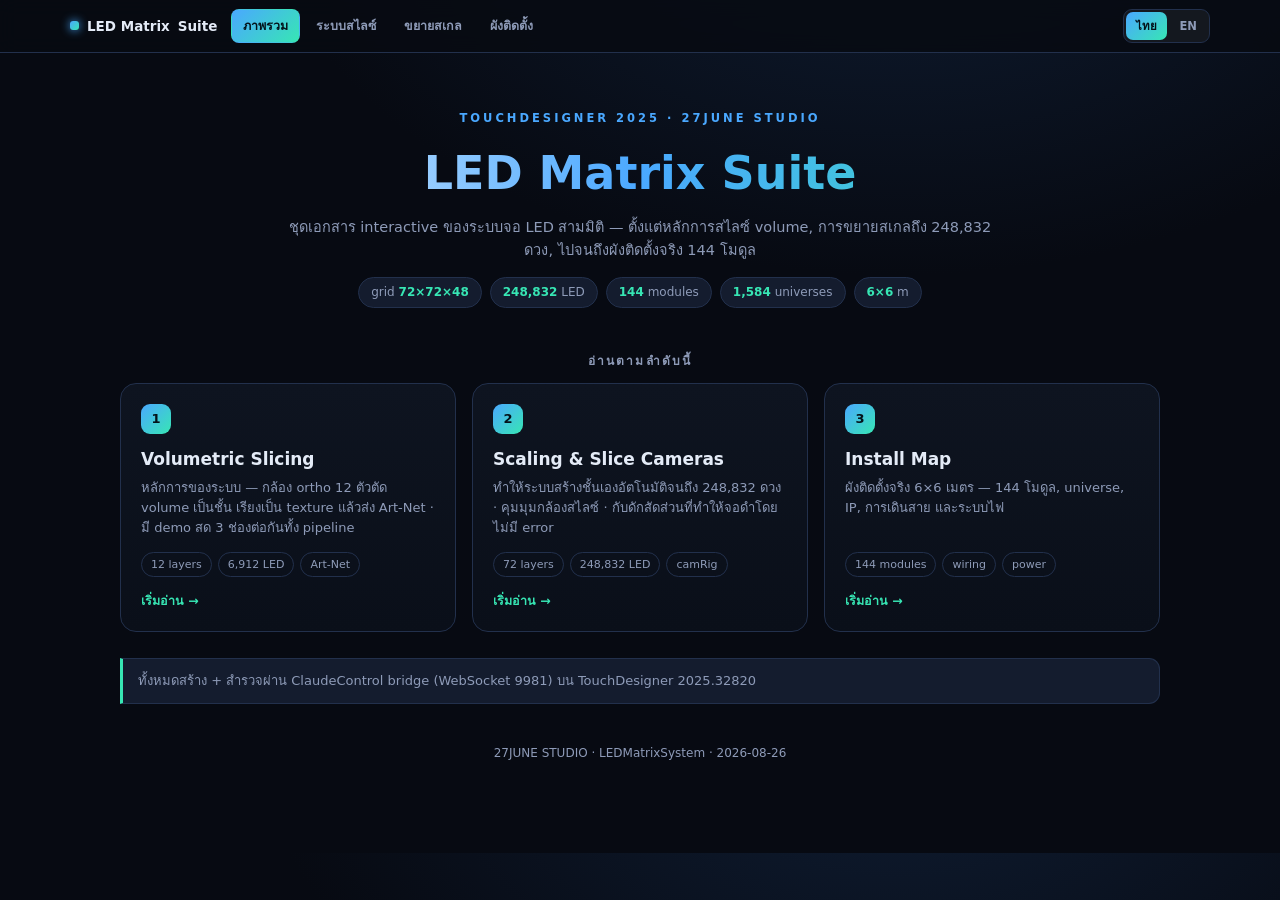
<file: index.html>
<!DOCTYPE html>
<html lang="th">
<head>
<meta charset="UTF-8">
<meta name="viewport" content="width=device-width, initial-scale=1.0">
<title>LED Matrix Suite — 3D LED Simulation</title>
<style>
  :root{
    --bg:#070a12; --panel:#0e1420; --panel2:#141c2e; --line:#22304c;
    --txt:#e4ebf7; --muted:#8e9bb8; --accent:#4aa8ff; --accent2:#37e6b4; --hot:#ff5d8f;
  }
  *{box-sizing:border-box}
  html,body{margin:0;padding:0}
  body{background:radial-gradient(1100px 680px at 70% -14%,#0f1d33 0%,var(--bg) 58%);
    color:var(--txt);font-family:"Segoe UI",Tahoma,system-ui,sans-serif;line-height:1.55}
  .wrap{max-width:1080px;margin:0 auto;padding:34px 20px 90px}
  header.hero{text-align:center;padding:26px 10px 6px}
  .kicker{letter-spacing:.26em;font-size:11.5px;color:var(--accent);text-transform:uppercase;font-weight:700}
  h1{font-size:clamp(28px,4.4vw,46px);margin:.22em 0 .12em;
     background:linear-gradient(90deg,#fff,var(--accent) 50%,var(--accent2));
     -webkit-background-clip:text;background-clip:text;-webkit-text-fill-color:transparent}
  .sub{color:var(--muted);max-width:730px;margin:.5em auto 0;font-size:14.5px}
  .badges{display:flex;gap:8px;justify-content:center;flex-wrap:wrap;margin:16px 0 4px}
  .badge{background:var(--panel2);border:1px solid var(--line);border-radius:999px;padding:5px 12px;font-size:12px;color:var(--muted)}
  .badge b{color:var(--accent2)}
  .lbl{font-size:12px;letter-spacing:.18em;text-transform:uppercase;color:var(--muted);
    font-weight:700;margin:34px 0 12px;text-align:center}
  .cards{display:grid;grid-template-columns:repeat(3,1fr);gap:16px}
  @media(max-width:880px){.cards{grid-template-columns:1fr}}
  a.card{display:flex;flex-direction:column;text-decoration:none;color:inherit;
    background:linear-gradient(180deg,var(--panel),#0a0f19);border:1px solid var(--line);
    border-radius:16px;padding:20px;transition:.16s}
  a.card:hover{transform:translateY(-4px);border-color:var(--accent);
    box-shadow:0 18px 40px -22px var(--accent)}
  .num{width:30px;height:30px;border-radius:9px;display:grid;place-items:center;font-weight:800;font-size:13px;
    background:linear-gradient(135deg,var(--accent),var(--accent2));color:#04121a}
  a.card h3{margin:12px 0 6px;font-size:17px}
  a.card p{margin:0;color:var(--muted);font-size:13px;flex:1}
  .tags{display:flex;gap:6px;flex-wrap:wrap;margin-top:14px}
  .tag{font-size:11px;color:var(--muted);border:1px solid var(--line);border-radius:999px;padding:3px 9px}
  .go{margin-top:14px;font-size:12.5px;font-weight:700;color:var(--accent2)}
  .note{background:var(--panel2);border:1px solid var(--line);border-left:3px solid var(--accent2);
    border-radius:0 11px 11px 0;padding:12px 15px;font-size:13px;color:var(--muted);margin-top:26px}
  footer{text-align:center;color:var(--muted);font-size:12px;margin-top:40px}
</style>
<link rel="stylesheet" href="assets/lmx.css?v=3">
<script src="assets/i18n.js?v=3"></script>
<script src="assets/lmx.js?v=3"></script>
</head>
<body>
<div class="wrap">

  <header class="hero">
    <div class="kicker">TouchDesigner 2025 · 27JUNE STUDIO</div>
    <h1>LED Matrix Suite</h1>
    <p class="sub">ชุดเอกสาร interactive ของระบบจอ LED สามมิติ — ตั้งแต่หลักการสไลซ์ volume, การขยายสเกลถึง 248,832 ดวง, ไปจนถึงผังติดตั้งจริง 144 โมดูล</p>
    <div class="badges">
      <span class="badge">grid <b>72×72×48</b></span>
      <span class="badge"><b>248,832</b> LED</span>
      <span class="badge"><b>144</b> modules</span>
      <span class="badge"><b>1,584</b> universes</span>
      <span class="badge"><b>6×6</b> m</span>
    </div>
  </header>

  <div class="lbl">อ่านตามลำดับนี้</div>

  <div class="cards">
    <a class="card" href="system.html">
      <div class="num">1</div>
      <h3>Volumetric Slicing</h3>
      <p>หลักการของระบบ — กล้อง ortho 12 ตัวตัด volume เป็นชั้น เรียงเป็น texture แล้วส่ง Art-Net · มี demo สด 3 ช่องต่อกันทั้ง pipeline</p>
      <div class="tags"><span class="tag">12 layers</span><span class="tag">6,912 LED</span><span class="tag">Art-Net</span></div>
      <div class="go">เริ่มอ่าน →</div>
    </a>

    <a class="card" href="scale.html">
      <div class="num">2</div>
      <h3>Scaling &amp; Slice Cameras</h3>
      <p>ทำให้ระบบสร้างชั้นเองอัตโนมัติจนถึง 248,832 ดวง · คุมมุมกล้องสไลซ์ · กับดักสัดส่วนที่ทำให้จอดำโดยไม่มี error</p>
      <div class="tags"><span class="tag">72 layers</span><span class="tag">248,832 LED</span><span class="tag">camRig</span></div>
      <div class="go">เริ่มอ่าน →</div>
    </a>

    <a class="card" href="diagram.html">
      <div class="num">3</div>
      <h3>Install Map</h3>
      <p>ผังติดตั้งจริง 6×6 เมตร — 144 โมดูล, universe, IP, การเดินสาย และระบบไฟ</p>
      <div class="tags"><span class="tag">144 modules</span><span class="tag">wiring</span><span class="tag">power</span></div>
      <div class="go">เริ่มอ่าน →</div>
    </a>
  </div>

  <div class="note">ทั้งหมดสร้าง + สำรวจผ่าน ClaudeControl bridge (WebSocket 9981) บน TouchDesigner 2025.32820</div>

  <footer>27JUNE STUDIO · LEDMatrixSystem · 2026-08-26</footer>
</div>
</body>
</html>
</file>
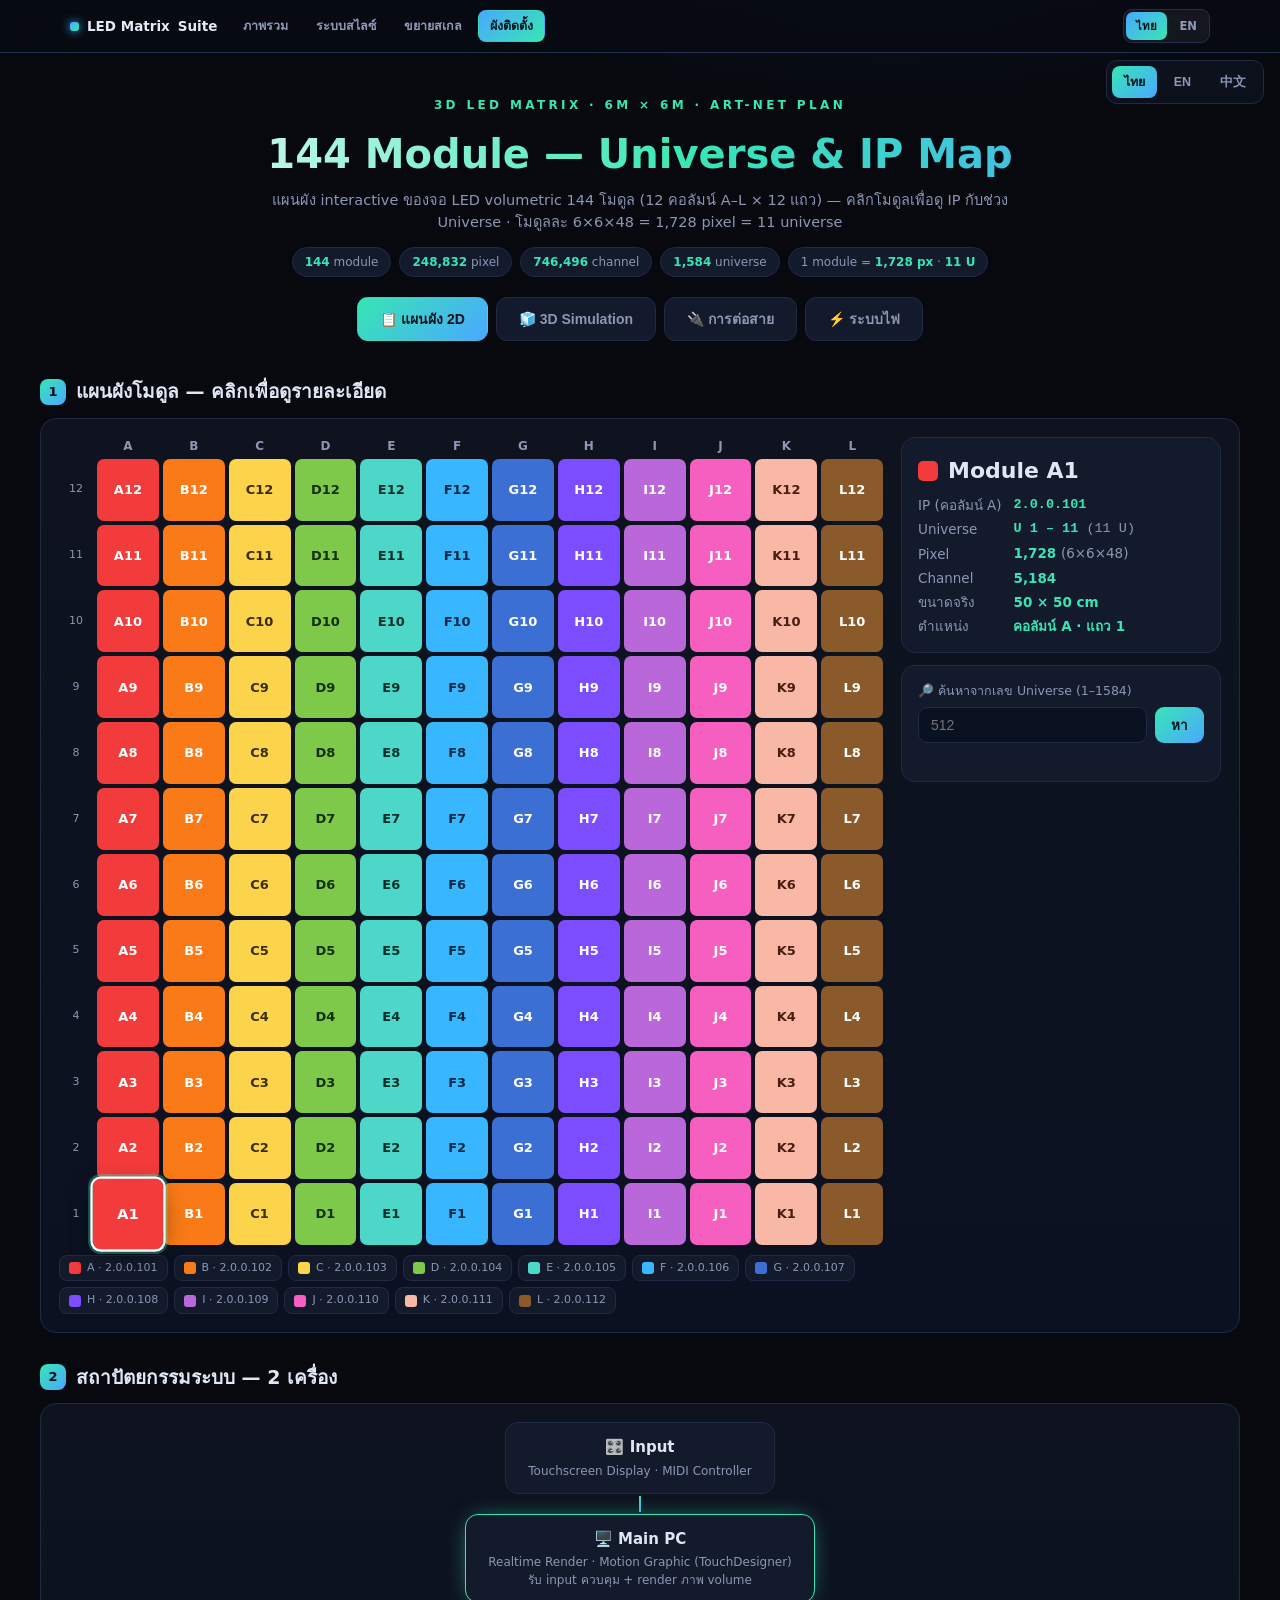
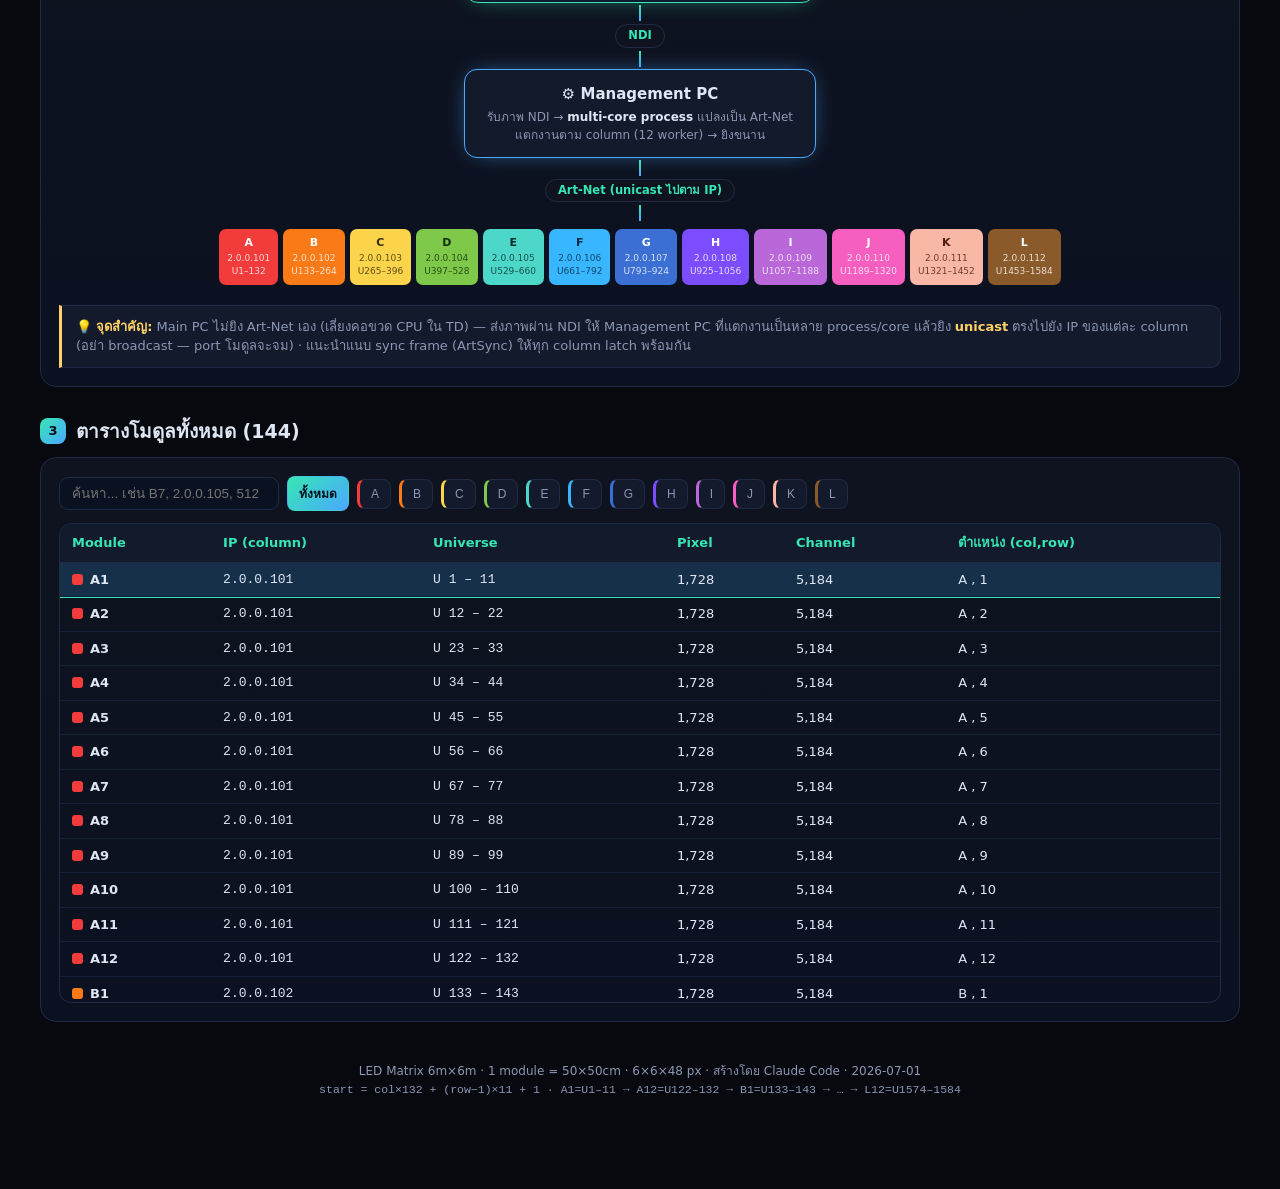
<file: diagram.html>
<!DOCTYPE html>
<html lang="th">
<head>
<meta charset="UTF-8">
<meta name="viewport" content="width=device-width, initial-scale=1.0">
<title>LED Matrix 6m×6m — Module Map & Universe Diagram</title>
<style>
  :root{
    --bg:#07090f; --panel:#0e131f; --panel2:#131a2b; --line:#1f2a44;
    --txt:#dfe7f5; --muted:#8b97b4; --accent:#37e6b4; --accent2:#4aa8ff; --warn:#ffd166;
  }
  *{box-sizing:border-box}
  html,body{margin:0;padding:0}
  body{background:radial-gradient(1200px 700px at 70% -10%, #10203a 0%, var(--bg) 55%);
    color:var(--txt); font-family:"Segoe UI",Tahoma,system-ui,sans-serif; line-height:1.5;}
  .wrap{max-width:1240px;margin:0 auto;padding:26px 20px 90px}
  header.hero{text-align:center;padding:20px 10px 6px}
  .kicker{letter-spacing:.28em;font-size:12px;color:var(--accent);text-transform:uppercase;font-weight:700}
  h1{font-size:clamp(24px,3.6vw,40px);margin:.25em 0 .1em;
     background:linear-gradient(90deg,#fff,var(--accent) 55%,var(--accent2));-webkit-background-clip:text;background-clip:text;-webkit-text-fill-color:transparent}
  .sub{color:var(--muted);max-width:760px;margin:.4em auto 0;font-size:14.5px}
  .badges{display:flex;gap:8px;justify-content:center;flex-wrap:wrap;margin:14px 0 4px}
  .badge{background:var(--panel2);border:1px solid var(--line);border-radius:999px;padding:5px 12px;font-size:12px;color:var(--muted)}
  .badge b{color:var(--accent)}
  section{margin-top:30px}
  .h2{display:flex;align-items:center;gap:10px;font-size:19px;font-weight:700;margin:0 0 12px}
  .h2 .n{min-width:26px;height:26px;padding:0 6px;border-radius:8px;background:linear-gradient(135deg,var(--accent),var(--accent2));color:#04121a;display:grid;place-items:center;font-size:13px;font-weight:800}
  .card{background:linear-gradient(180deg,var(--panel),#0b1120);border:1px solid var(--line);border-radius:16px;padding:18px}

  /* ===== language switcher ===== */
  .langbar{position:fixed;top:14px;right:16px;z-index:50;display:flex;gap:5px;
    background:rgba(14,19,31,.85);border:1px solid var(--line);border-radius:11px;padding:5px;backdrop-filter:blur(6px)}
  .langbar button{background:transparent;border:none;color:var(--muted);font-size:12.5px;font-weight:700;
    border-radius:8px;padding:6px 12px;cursor:pointer;transition:.12s}
  .langbar button:hover{color:var(--txt)}
  .langbar button.on{background:linear-gradient(135deg,var(--accent),var(--accent2));color:#04121a}

  /* ===== tabs ===== */
  .tabs{display:flex;gap:8px;justify-content:center;margin-top:20px}
  .tabs button{background:var(--panel2);border:1px solid var(--line);color:var(--muted);
    border-radius:11px;padding:10px 22px;font-size:14px;font-weight:700;cursor:pointer;transition:.15s}
  .tabs button:hover{color:var(--txt);border-color:var(--accent2)}
  .tabs button.on{background:linear-gradient(135deg,var(--accent),var(--accent2));color:#04121a;border-color:transparent}

  /* ===== grid layout ===== */
  .gridWrap{display:grid;grid-template-columns:1fr 320px;gap:18px}
  @media(max-width:960px){.gridWrap{grid-template-columns:1fr}}
  .matrix{display:grid;grid-template-columns:34px repeat(12,1fr);gap:4px;user-select:none}
  .mhead{display:grid;place-items:center;font-size:12px;color:var(--muted);font-weight:700}
  .rowlab{display:grid;place-items:center;font-size:11px;color:var(--muted)}
  .module{aspect-ratio:1;display:grid;place-items:center;border-radius:7px;font-size:clamp(9px,1.1vw,13px);
    font-weight:700;cursor:pointer;transition:transform .1s, box-shadow .1s, outline .1s;outline:2px solid transparent;color:#1a1208}
  .module:hover{transform:scale(1.12);z-index:2;box-shadow:0 4px 18px -4px rgba(0,0,0,.7)}
  .module.sel{outline:2.5px solid #fff;box-shadow:0 0 0 4px rgba(55,230,180,.35),0 6px 22px -6px rgba(0,0,0,.8);transform:scale(1.14);z-index:3}
  .module.dimmed{opacity:.22}
  .colHint{margin-top:10px;display:flex;flex-wrap:wrap;gap:6px}
  .chip{display:flex;align-items:center;gap:6px;background:var(--panel2);border:1px solid var(--line);border-radius:8px;padding:4px 9px;font-size:11px;color:var(--muted);cursor:pointer}
  .chip:hover{border-color:var(--accent2);color:var(--txt)}
  .chip .sw{width:12px;height:12px;border-radius:3px}

  /* ===== detail panel ===== */
  .detail{position:sticky;top:14px;display:flex;flex-direction:column;gap:12px;align-self:start}
  .dcard{background:var(--panel2);border:1px solid var(--line);border-radius:14px;padding:16px}
  .dcard h3{margin:0 0 4px;font-size:22px;display:flex;align-items:center;gap:10px}
  .dcard h3 .sw{width:20px;height:20px;border-radius:5px}
  .kv{display:grid;grid-template-columns:auto 1fr;gap:4px 12px;font-size:13.5px;margin-top:8px}
  .kv .k{color:var(--muted)}
  .kv .v{font-weight:700;color:var(--accent)}
  .kv .v.mono{font-family:Consolas,monospace}
  .empty{color:var(--muted);font-size:13.5px;text-align:center;padding:26px 8px}
  .finder label{font-size:12.5px;color:var(--muted);display:block;margin-bottom:6px}
  .finder .row{display:flex;gap:8px}
  .finder input{flex:1;background:#0a1120;border:1px solid var(--line);color:var(--txt);border-radius:9px;padding:9px 12px;font-size:14px;outline:none;min-width:0}
  .finder input:focus{border-color:var(--accent)}
  .finder button{background:linear-gradient(135deg,var(--accent),var(--accent2));border:none;color:#04121a;font-weight:800;border-radius:9px;padding:0 16px;cursor:pointer;font-size:13.5px;white-space:nowrap}
  .finder .msg{font-size:12px;color:var(--warn);margin-top:6px;min-height:16px}

  /* ===== 3D tab ===== */
  canvas#c3d{width:100%;height:560px;display:block;border-radius:12px;cursor:grab;
    background:radial-gradient(700px 460px at 50% 42%,#0a1526,#05080f);border:1px solid var(--line)}
  canvas#c3d:active{cursor:grabbing}
  .hint3d{font-size:12px;color:var(--muted);margin-top:8px}
  .viewbtns{display:flex;align-items:center;gap:6px;flex-wrap:wrap;margin-bottom:12px}
  .viewbtns button{background:var(--panel2);border:1px solid var(--line);color:var(--muted);
    border-radius:8px;padding:6px 12px;font-size:12px;font-weight:700;cursor:pointer;transition:.12s}
  .viewbtns button:hover{color:var(--txt);border-color:var(--accent2)}
  .viewbtns button.on{background:linear-gradient(135deg,var(--accent),var(--accent2));color:#04121a;border-color:transparent}
  .toggle3{display:flex;align-items:center;gap:8px;font-size:13px;cursor:pointer;user-select:none;margin-bottom:9px}
  .toggle3 input{accent-color:var(--accent);width:16px;height:16px}
  .legend3{margin-top:6px;border-top:1px solid var(--line);padding-top:10px;font-size:12px;color:var(--muted)}
  .legend3 b{color:var(--accent)}

  /* ===== power tab ===== */
  .pwrgrid{display:grid;grid-template-columns:300px 1fr;gap:20px}
  @media(max-width:880px){.pwrgrid{grid-template-columns:1fr}}
  .pwrctl{display:flex;flex-direction:column;gap:13px}
  .pwrctl .ctl label{display:flex;justify-content:space-between;font-size:12.5px;color:var(--muted);margin-bottom:5px}
  .pwrctl .ctl label b{color:var(--accent);font-variant-numeric:tabular-nums}
  .pwrctl input[type=range]{width:100%;accent-color:var(--accent)}
  .pwrstats{display:grid;grid-template-columns:repeat(auto-fit,minmax(158px,1fr));gap:10px;align-content:start}
  .pstat{background:var(--panel2);border:1px solid var(--line);border-radius:12px;padding:11px 13px}
  .pstat .k{font-size:11px;color:var(--muted);line-height:1.35}
  .pstat .v{font-size:21px;font-weight:800;color:var(--accent);font-variant-numeric:tabular-nums;margin-top:2px}
  .pstat .v small{font-size:12px;color:var(--muted);font-weight:600}
  .pstat.hot .v{color:#ff8a5c}
  .pstat.cool .v{color:var(--accent2)}
  .pwrwarn{margin-top:16px;display:flex;flex-direction:column;gap:9px}
  .wrow{background:var(--panel2);border:1px solid var(--line);border-left:3px solid var(--warn);border-radius:0 11px 11px 0;padding:11px 14px;font-size:13px;color:var(--muted)}
  .wrow.bad{border-left-color:#ff6b5d}
  .wrow.ok{border-left-color:var(--accent)}
  .wrow b{color:var(--txt)}
  .pwrgrid .seg,#s_mode{display:flex;gap:6px;flex-wrap:wrap}
  .pwrgrid .seg button,#s_mode button{background:var(--panel2);border:1px solid var(--line);color:var(--muted);
    border-radius:8px;padding:7px 13px;font-size:12px;font-weight:700;cursor:pointer;transition:.12s}
  .pwrgrid .seg button:hover,#s_mode button:hover{color:var(--txt);border-color:var(--accent2)}
  .pwrgrid .seg button.on,#s_mode button.on{background:linear-gradient(135deg,var(--accent),var(--accent2));color:#04121a;border-color:transparent}
  .feedwrap{overflow-x:auto}
  .opts{display:grid;grid-template-columns:repeat(auto-fit,minmax(280px,1fr));gap:12px}
  .opt{background:var(--panel2);border:1px solid var(--line);border-radius:13px;padding:14px 16px}
  .opt.pick{border-color:var(--accent);box-shadow:0 0 0 1px var(--accent)}
  .opt .t{font-weight:800;font-size:14.5px;display:flex;align-items:center;gap:7px}
  .opt .tag{font-size:10px;font-weight:800;background:linear-gradient(135deg,var(--accent),var(--accent2));color:#04121a;border-radius:999px;padding:2px 8px}
  .opt ul{margin:8px 0 0;padding-left:17px;font-size:12.5px;color:var(--muted);line-height:1.7}
  .opt ul b{color:var(--txt)}

  /* ===== architecture ===== */
  .arch{display:flex;flex-direction:column;align-items:center;gap:0}
  .abox{background:var(--panel2);border:1px solid var(--line);border-radius:13px;padding:13px 22px;text-align:center;min-width:250px}
  .abox .t{font-weight:800;font-size:15px}
  .abox .d{font-size:12px;color:var(--muted);margin-top:3px}
  .abox.hl{border-color:var(--accent);box-shadow:0 0 24px -10px var(--accent)}
  .abox.hl2{border-color:var(--accent2);box-shadow:0 0 24px -10px var(--accent2)}
  .arrow{display:flex;flex-direction:column;align-items:center;color:var(--muted);font-size:11.5px;padding:2px 0}
  .arrow .ln{width:2px;height:16px;background:linear-gradient(180deg,var(--accent),var(--accent2))}
  .arrow .lb{background:var(--panel);border:1px solid var(--line);border-radius:999px;padding:2px 12px;margin:3px 0;color:var(--accent);font-weight:700}
  .fan{display:flex;gap:5px;flex-wrap:nowrap;justify-content:flex-start;margin-top:4px;
       max-width:100%;overflow-x:auto;padding:2px 2px 6px}
  .fan .f{border-radius:7px;padding:6px 8px;font-size:11px;font-weight:700;color:#1a1208;cursor:pointer;transition:transform .1s;flex:0 0 auto;text-align:center}
  .fan .f:hover{transform:scale(1.08)}
  .fan .f small{display:block;font-weight:500;font-size:9px;opacity:.8}
  .archnote{margin-top:14px;background:var(--panel2);border:1px solid var(--line);border-left:3px solid var(--warn);border-radius:0 10px 10px 0;padding:11px 14px;font-size:13px;color:var(--muted)}
  .archnote b{color:var(--warn)}

  /* ===== table ===== */
  .tbar{display:flex;gap:8px;flex-wrap:wrap;align-items:center;margin-bottom:12px}
  .tbar input{background:#0a1120;border:1px solid var(--line);color:var(--txt);border-radius:9px;padding:8px 12px;font-size:13.5px;outline:none;width:220px}
  .tbar input:focus{border-color:var(--accent)}
  .tbar .fbtn{background:var(--panel2);border:1px solid var(--line);color:var(--muted);border-radius:8px;padding:7px 11px;font-size:12px;cursor:pointer}
  .tbar .fbtn.on{background:linear-gradient(135deg,var(--accent),var(--accent2));color:#04121a;border-color:transparent;font-weight:700}
  .tscroll{max-height:480px;overflow:auto;border:1px solid var(--line);border-radius:12px}
  table.mods{width:100%;border-collapse:collapse;font-size:13px}
  table.mods th{position:sticky;top:0;background:#121a2c;color:var(--accent);padding:9px 12px;text-align:left;border-bottom:1px solid var(--line);z-index:1}
  table.mods td{padding:7px 12px;border-bottom:1px solid #16203a}
  table.mods tr{cursor:pointer}
  table.mods tbody tr:hover{background:#152036}
  table.mods tr.sel{background:#173049;outline:1px solid var(--accent)}
  .msw{display:inline-block;width:11px;height:11px;border-radius:3px;margin-right:7px;vertical-align:-1px}
  .mono{font-family:Consolas,monospace}
  footer{text-align:center;color:var(--muted);font-size:12px;margin-top:40px}
</style>
<link rel="stylesheet" href="assets/lmx.css?v=3">
<script src="assets/i18n.js?v=3"></script>
<script src="assets/lmx.js?v=3"></script>
</head>
<body>
<div class="langbar" id="langbar">
  <button data-lang="th" class="on">ไทย</button>
  <button data-lang="en">EN</button>
  <button data-lang="zh">中文</button>
</div>

<div class="wrap">

  <header class="hero">
    <div class="kicker">3D LED Matrix · 6m × 6m · Art-Net Plan</div>
    <h1>144 Module — Universe & IP Map</h1>
    <p class="sub" id="i_sub"></p>
    <div class="badges">
      <span class="badge"><b>144</b> module</span>
      <span class="badge"><b>248,832</b> pixel</span>
      <span class="badge"><b>746,496</b> channel</span>
      <span class="badge"><b>1,584</b> universe</span>
      <span class="badge">1 module = <b>1,728 px</b> · <b>11 U</b></span>
    </div>
    <div class="tabs" id="tabs">
      <button data-tab="2d" class="on" id="i_tab2d"></button>
      <button data-tab="3d" id="i_tab3d"></button>
      <button data-tab="wire" id="i_tabwire"></button>
      <button data-tab="power" id="i_tabpower"></button>
    </div>
  </header>

  <!-- ================= TAB 2D ================= -->
  <div id="tab2d">
  <section>
    <div class="h2"><span class="n">1</span> <span id="i_sec1"></span></div>
    <div class="card gridWrap">
      <div>
        <div class="matrix" id="matrix"></div>
        <div class="colHint" id="colHint"></div>
      </div>
      <div class="detail">
        <div class="dcard" id="dcard"></div>
        <div class="dcard finder">
          <label id="i_findlabel"></label>
          <div class="row">
            <input type="number" id="uFind" min="1" max="1584" placeholder="512">
            <button id="uBtn"></button>
          </div>
          <div class="msg" id="uMsg"></div>
        </div>
      </div>
    </div>
  </section>

  <section>
    <div class="h2"><span class="n">2</span> <span id="i_sec2"></span></div>
    <div class="card">
      <div class="arch">
        <div class="abox"><div class="t">🎛️ <span id="i_in_t"></span></div><div class="d" id="i_in_d"></div></div>
        <div class="arrow"><div class="ln"></div></div>
        <div class="abox hl"><div class="t">🖥️ Main PC</div><div class="d" id="i_main_d"></div></div>
        <div class="arrow"><div class="ln"></div><div class="lb">NDI</div><div class="ln"></div></div>
        <div class="abox hl2"><div class="t">⚙️ Management PC</div><div class="d" id="i_mgmt_d"></div></div>
        <div class="arrow"><div class="ln"></div><div class="lb" id="i_artnet_lb"></div><div class="ln"></div></div>
        <div class="fan" id="fan"></div>
      </div>
      <div class="archnote" id="i_note"></div>
    </div>
  </section>

  <section>
    <div class="h2"><span class="n">3</span> <span id="i_sec3"></span></div>
    <div class="card">
      <div class="tbar" id="tbar">
        <input type="text" id="tSearch">
        <button class="fbtn on" data-f="ALL" id="i_allbtn"></button>
      </div>
      <div class="tscroll" id="tscroll">
        <table class="mods">
          <thead><tr>
            <th id="i_th_mod"></th><th id="i_th_ip"></th><th id="i_th_uni"></th>
            <th id="i_th_px"></th><th id="i_th_ch"></th><th id="i_th_pos"></th>
          </tr></thead>
          <tbody id="tbody"></tbody>
        </table>
      </div>
    </div>
  </section>
  </div><!-- /tab2d -->

  <!-- ================= TAB 3D ================= -->
  <div id="tab3d" style="display:none">
  <section>
    <div class="h2"><span class="n">3D</span> <span id="i_sec3d"></span></div>
    <div class="card gridWrap">
      <div>
        <canvas id="c3d"></canvas>
        <div class="hint3d" id="i_hint3d"></div>
      </div>
      <div class="detail">
        <div class="dcard" id="dcard3d"></div>
        <div class="dcard">
          <div class="viewbtns" id="viewbtns">
            <span id="i_vwlabel" style="font-size:12.5px;color:var(--muted)"></span>
            <button data-vw="persp" class="on" id="i_vwpersp"></button>
            <button data-vw="top" id="i_vwtop"></button>
            <button data-vw="front" id="i_vwfront"></button>
          </div>
          <label class="toggle3"><input type="checkbox" id="rotChk"> <span id="i_rot"></span></label>
          <label class="toggle3"><input type="checkbox" id="pixChk" checked> <span id="i_pix"></span></label>
          <div class="colHint" id="colHint3d" style="margin-top:4px"></div>
          <div class="legend3" id="i_legend3d"></div>
        </div>
      </div>
    </div>
  </section>
  </div><!-- /tab3d -->

  <!-- ================= TAB WIRE ================= -->
  <div id="tabwire" style="display:none">
  <section>
    <div class="h2"><span class="n">🔌</span> <span id="i_secwire"></span></div>
    <div class="card gridWrap">
      <div>
        <canvas id="c3w" style="width:100%;height:560px;display:block;border-radius:12px;cursor:grab;background:radial-gradient(700px 460px at 50% 42%,#0a1526,#05080f);border:1px solid var(--line)"></canvas>
        <div class="hint3d" id="i_hintwire"></div>
      </div>
      <div class="detail">
        <div class="dcard" id="dcardw"></div>
        <div class="dcard">
          <div class="viewbtns" id="viewbtnsw">
            <span id="i_vwlabelw" style="font-size:12.5px;color:var(--muted)"></span>
            <button data-vw="persp" class="on" id="i_vwperspw"></button>
            <button data-vw="top" id="i_vwtopw"></button>
            <button data-vw="front" id="i_vwfrontw"></button>
          </div>
          <label class="toggle3"><input type="checkbox" id="wCab" checked> <span id="i_wcab"></span></label>
          <label class="toggle3"><input type="checkbox" id="wData" checked> <span id="i_wdata"></span></label>
          <label class="toggle3"><input type="checkbox" id="wPow" checked> <span id="i_wpow"></span></label>
          <label class="toggle3"><input type="checkbox" id="wLed" checked> <span id="i_wled"></span></label>
          <div class="legend3" id="i_legendwire"></div>
        </div>
      </div>
    </div>
  </section>
  </div><!-- /tabwire -->

  <!-- ================= TAB POWER ================= -->
  <div id="tabpower" style="display:none">
  <section>
    <div class="h2"><span class="n">⚡</span> <span id="i_secpwr1"></span></div>
    <div class="card">
      <div class="pwrgrid">
        <div class="pwrctl">
          <div class="ctl"><label><span id="i_p_wsqm"></span> <b id="v_wsqm">3040</b> W/m²</label><input type="range" id="r_wsqm" min="800" max="4500" step="20" value="3040"></div>
          <div class="ctl"><label><span id="i_p_load"></span> <b id="v_load">100</b>%</label><input type="range" id="r_load" min="20" max="100" step="5" value="100"></div>
          <div class="ctl"><label><span id="i_p_pf"></span> <b id="v_pf">0.95</b></label><input type="range" id="r_pf" min="85" max="100" step="1" value="95"></div>
          <div class="ctl"><label id="i_p_volt"></label>
            <div class="seg" id="s_volt"><button data-v="220" class="on">220 V</button><button data-v="230">230 V</button><button data-v="240">240 V</button></div></div>
          <div class="ctl"><label id="i_p_brk"></label>
            <div class="seg" id="s_brk"><button data-v="16">16 A</button><button data-v="20" class="on">20 A</button><button data-v="32">32 A</button></div></div>
          <div class="ctl"><label id="i_p_lay"></label>
            <div class="seg" id="s_lay"><button data-v="block" class="on" id="i_lay_block"></button><button data-v="inter" id="i_lay_inter"></button></div></div>
        </div>
        <div class="pwrstats" id="pwrstats"></div>
      </div>
      <div class="pwrwarn" id="pwrwarn"></div>
    </div>
  </section>

  <section>
    <div class="h2"><span class="n">⚡</span> <span id="i_secpwr2"></span></div>
    <div class="card gridWrap">
      <div>
        <div class="seg" id="s_mode" style="margin-bottom:12px">
          <button data-v="phase" class="on" id="i_m_phase"></button>
          <button data-v="circuit" id="i_m_circuit"></button>
        </div>
        <div class="matrix" id="pmatrix"></div>
        <div class="colHint" id="pLegend"></div>
      </div>
      <div class="detail">
        <div class="dcard" id="dcardp"></div>
        <div class="dcard"><div class="legend3" id="i_legendpwr"></div></div>
      </div>
    </div>
  </section>

  <section>
    <div class="h2"><span class="n">🔗</span> <span id="i_secpwr6"></span></div>
    <div class="card">
      <div class="pwrgrid">
        <div class="pwrctl">
          <div class="ctl"><label id="i_p_dtop"></label>
            <div class="seg" id="s_dtop" style="flex-direction:column;align-items:stretch">
              <button data-v="chain12" class="on" id="i_dt_chain"></button>
              <button data-v="match" id="i_dt_match"></button>
              <button data-v="bypass" id="i_dt_bypass"></button>
            </div>
          </div>
          <div class="ctl"><label id="i_p_fail"></label>
            <div class="seg" id="s_fail">
              <button data-v="none" class="on" id="i_fail_none"></button>
              <button data-v="0">C1</button><button data-v="1">C2</button><button data-v="2">C3</button>
            </div>
          </div>
          <div class="legend3" id="i_faillegend"></div>
        </div>
        <div>
          <div class="pwrstats" id="failstats" style="margin-bottom:14px"></div>
          <div class="matrix" id="fmatrix"></div>
          <div class="colHint" id="fLegend"></div>
        </div>
      </div>
      <div class="pwrwarn" id="failwarn"></div>
      <div class="feedwrap" style="margin-top:16px">
        <table class="mods" id="topocmp">
          <thead><tr><th id="i_tc_opt"></th><th id="i_tc_worst"></th><th id="i_tc_dark"></th><th id="i_tc_port"></th><th id="i_tc_note"></th></tr></thead>
          <tbody id="topocmpbody"></tbody>
        </table>
      </div>
    </div>
  </section>

  <section>
    <div class="h2"><span class="n">🧊</span> <span id="i_secpwr5"></span></div>
    <div class="card gridWrap">
      <div>
        <canvas id="c3p" style="width:100%;height:580px;display:block;border-radius:12px;cursor:grab;background:radial-gradient(700px 460px at 50% 42%,#0a1526,#05080f);border:1px solid var(--line)"></canvas>
        <div class="hint3d" id="i_hintpwr3d"></div>
      </div>
      <div class="detail">
        <div class="dcard" id="dcardp3"></div>
        <div class="dcard">
          <div class="viewbtns" id="viewbtnsp">
            <span id="i_vwlabelp" style="font-size:12.5px;color:var(--muted)"></span>
            <button data-vw="persp" class="on" id="i_vwperspp"></button>
            <button data-vw="top" id="i_vwtopp"></button>
            <button data-vw="front" id="i_vwfrontp"></button>
          </div>
          <div class="ctl" style="margin-bottom:11px">
            <label id="i_p_phfilter" style="font-size:12.5px;color:var(--muted);display:block;margin-bottom:6px"></label>
            <div class="seg" id="s_phf">
              <button data-v="all" class="on" id="i_phf_all"></button>
              <button data-v="0" style="border-left:3px solid #ff6b5d">L1</button>
              <button data-v="1" style="border-left:3px solid #ffd166">L2</button>
              <button data-v="2" style="border-left:3px solid #4aa8ff">L3</button>
            </div>
          </div>
          <label class="toggle3"><input type="checkbox" id="pLbl" checked> <span id="i_p_lbl"></span></label>
          <label class="toggle3"><input type="checkbox" id="pBrk" checked> <span id="i_p_brkshow"></span></label>
          <label class="toggle3"><input type="checkbox" id="pLed" checked> <span id="i_p_ledshow"></span></label>
          <div class="legend3" id="i_legendpwr3d"></div>
        </div>
      </div>
    </div>
  </section>

  <section>
    <div class="h2"><span class="n">🔧</span> <span id="i_secpwr3"></span></div>
    <div class="card">
      <div class="feedwrap"><div id="feeddiag"></div></div>
      <div class="tscroll" style="max-height:360px;margin-top:16px">
        <table class="mods">
          <thead><tr>
            <th id="i_ct_id"></th><th id="i_ct_ph"></th><th id="i_ct_col"></th>
            <th id="i_ct_mod"></th><th id="i_ct_w"></th><th id="i_ct_a"></th><th id="i_ct_brk"></th>
          </tr></thead>
          <tbody id="ckttbody"></tbody>
        </table>
      </div>
    </div>
  </section>

  <section>
    <div class="h2"><span class="n">💡</span> <span id="i_secpwr4"></span></div>
    <div class="card"><div class="opts" id="pwropts"></div></div>
  </section>
  </div><!-- /tabpower -->

  <footer>
    <span id="i_footer1"></span><br>
    <span class="mono" style="font-size:11.5px">start = col×132 + (row−1)×11 + 1 · A1=U1–11 → A12=U122–132 → B1=U133–143 → … → L12=U1574–1584</span>
  </footer>
</div>

<script>
/* ===== i18n ===== */
const I18N={
th:{
  sub:'แผนผัง interactive ของจอ LED volumetric 144 โมดูล (12 คอลัมน์ A–L × 12 แถว) — คลิกโมดูลเพื่อดู IP กับช่วง Universe · โมดูลละ 6×6×48 = 1,728 pixel = 11 universe',
  tab2d:'📋 แผนผัง 2D', tab3d:'🧊 3D Simulation',
  sec1:'แผนผังโมดูล — คลิกเพื่อดูรายละเอียด',
  sec2:'สถาปัตยกรรมระบบ — 2 เครื่อง',
  sec3:'ตารางโมดูลทั้งหมด (144)',
  sec3d:'3D Simulation — แท่งโมดูล 144 แท่ง (แท่งละ 6×6×48 pixel)',
  hint3d:'🖱️ ลากเพื่อหมุน · scroll เพื่อซูม · คลิกเพื่อเลือกโมดูล — โมดูลที่เลือกจะมีกรอบขาว + เม็ด pixel เต็มความละเอียด 6×6×48',
  rot:'หมุนอัตโนมัติ', pix:'แสดงเม็ด pixel ของโมดูลที่เลือก (6×6×48)',
  vwlabel:'มุมมอง:', vwpersp:'เฉียง', vwtop:'บน', vwfront:'หน้า',
  tabwire:'🔌 การต่อสาย',
  secwire:'การต่อสาย Cabinet — Data & Power แบบ daisy-chain 12 ชุด (คอลัมน์ละชุด)',
  hintwire:'🖱️ ลากหมุน · scroll ซูม · คลิก cabinet ด้านบนเพื่อเลือกโมดูล — สาย Data (เขียว, วิ่ง) เข้าแถว 1 → 12 ของแต่ละคอลัมน์',
  wcab:'แสดง Cabinet (ด้านบน)', wdata:'สาย Data (เขียว)', wpow:'สาย Power (แดง)', wled:'แสดงก้อน LED',
  legendwire:'💡 <b>Data:</b> Management PC → cabinet แถว 1 → 2 → … → 12 (daisy-chain · 11U/โมดูล · 132U/คอลัมน์ = 1 IP) · <b>Power:</b> จ่ายไล่ในคอลัมน์เดียวกัน · รวม 12 ชุดอิสระ ต่อแนวตรงเหมือนหน้างานจริง',
  tabpower:'⚡ ระบบไฟ',
  secpwr1:'เครื่องคำนวณโหลดไฟ — ปรับค่าแล้วดูผลทันที',
  secpwr2:'ผังการแบ่งวงจร / เฟส บนจอจริง',
  secpwr3:'ไดอาแกรมการจ่ายไฟ + ตารางวงจร',
  secpwr4:'ตัวเลือกระบบไฟที่ใช้ได้',
  secpwr5:'3D การเดินสายไฟ — สายวิ่งไปไหน กินกี่แอมป์ เบรกเกอร์อยู่จุดไหน',
  secpwr6:'ความสอดคล้อง Data ↔ Power — จำลองไฟดับ',
  p_dtop:'วิธีต่อ Data', p_fail:'จำลองไฟดับ (วงจรลำดับนี้ของทุกคอลัมน์)',
  dt_chain:'A · เชนยาว 12 โมดูล/คอลัมน์ (ปัจจุบัน)',
  dt_match:'B · แยกเชนให้ตรงวงจรไฟ',
  dt_bypass:'C · เชนยาว + Data Bypass Relay',
  fail_none:'ไฟปกติ',
  fs_ok:'ปกติ', fs_dead:'ดับ (ไม่มีไฟ)', fs_dark:'ดำ (มีไฟ ไม่มี data)', fs_lost:'ภาพหายรวม',
  faillegend:'💡 <b>จุดที่คุณเป็นห่วง:</b> โมดูล "ดำ" คือ<b>ยังกินไฟอยู่แต่จอไม่ติด</b> เพราะ data chain ขาดที่ต้นทาง — ช่างจะงงว่าเสียตรงไหน เพราะไฟเข้าปกติ · ลองสลับวิธีต่อ data แล้วกดจำลองไฟดับดู จะเห็นความต่างทันที',
  fw_none:'✅ ระบบปกติ — ลองกด C1 / C2 / C3 เพื่อจำลองว่าวงจรไหนดับแล้วจะเกิดอะไร',
  fw_dark:(dark,dead)=>'🚨 <b>ไฟดับ '+dead+' โมดูล แต่จอหายไป '+(dark+dead)+' โมดูล</b> — เพราะอีก <b>'+dark+' โมดูลยังมีไฟแต่ data ขาด</b> (chain ถูกตัดที่ต้นทาง) · นี่คือเคสที่หาสาเหตุยากที่สุดหน้างาน',
  fw_clean:dead=>'✅ <b>ดับเฉพาะ '+dead+' โมดูลที่ไม่มีไฟจริง</b> — ไม่มีโมดูลที่ "มีไฟแต่จอดำ" ขอบเขตไฟกับ data ตรงกัน หาจุดเสียได้ทันที',
  tc_opt:'วิธีต่อ Data', tc_worst:'กรณีแย่สุด (ภาพหาย)', tc_dark:'โมดูล "มีไฟแต่ดำ"', tc_port:'Port ที่ต้องใช้', tc_notehdr:'หมายเหตุ',
  tc_chain:'A · เชนยาว 12', tc_match:'B · แยกตามวงจรไฟ', tc_bypass:'C · Bypass Relay', tc_percol:'คอลัมน์',
  tc_note:k=>({
    chain12:'ประหยัด port ที่สุด แต่ไฟต้นเชนดับ = ดับทั้งคอลัมน์',
    match:'ขอบเขตไฟ=data ตรงกัน หาจุดเสียง่ายสุด แต่ต้องใช้ port มากขึ้น 3 เท่า',
    bypass:'ดีที่สุดถ้า cabinet รองรับ — ไฟดับแล้ว data ยังวิ่งผ่านไปตัวถัดไปได้ (ต้องเช็คสเปกตู้)'
  }[k]),
  hintpwr3d:'🖱️ ลากหมุน · scroll ซูม · คลิก cabinet เพื่อดูวงจรที่จ่ายโมดูลนั้น (สายจะเป็นสีขาว) · ความหนาสาย = กระแสที่ไหลจริง',
  p_phfilter:'กรองเฟส (ดูทีละเฟสจะเห็นสายชัด)', phf_all:'ทุกเฟส',
  p_lbl:'แสดงตัวเลขบนสาย (A / mm²)', p_brkshow:'แสดงเบรกเกอร์', p_ledshow:'แสดงก้อน LED',
  p3_main:'ตู้เมน 3 เฟส', p3_sub:'ตู้ย่อย', p3_brk:'เบรกเกอร์',
  legendpwr3d:'💡 <b>เส้นทางไฟ:</b> ตู้เมน (พื้น) → สายขึ้น riser → ตู้ย่อย 3 ตู้บน truss → แตกวงจรย่อยไปแต่ละคอลัมน์ → หย่อนลง cabinet<br><b>เบรกเกอร์:</b> ตัวใหญ่ที่ตู้เมน (กันทั้งเฟส) + ตัวเล็กทุกวงจรที่<b>ตู้ย่อย</b> (จุดสี่เหลี่ยมข้างตู้) — วางไว้บน truss ใกล้จอ สายวงจรย่อยจะสั้น แรงดันตกน้อย',
  p_wsqm:'กำลังไฟต่อตารางเมตร', p_load:'ระดับโหลด (สว่างเฉลี่ย)', p_pf:'Power Factor',
  p_volt:'แรงดัน (เฟส-นิวทรัล)', p_brk:'เบรกเกอร์วงจรย่อย', p_lay:'รูปแบบจัดเฟส',
  lay_block:'แบ่งโซน (A-D/E-H/I-L)', lay_inter:'สลับเฟส (A,B,C วน)',
  m_phase:'ดูตามเฟส', m_circuit:'ดูตามวงจร',
  ps_totmax:'กำลังไฟรวม (ขาวเต็มจอ)', ps_totnow:'กำลังไฟที่โหลดปัจจุบัน',
  ps_mod:'ต่อ 1 โมดูล', ps_col:'ต่อ 1 คอลัมน์ (12 โมดูล)',
  ps_modckt:'โมดูลต่อวงจร', ps_ckt:'จำนวนวงจรย่อยทั้งหมด',
  ps_iphase:'กระแสต่อเฟส', ps_iphase_sub:'(3 เฟส)',
  ps_main:'เมนเบรกเกอร์แนะนำ', ps_main_sub:'ต่อเฟส',
  u_modules:'โมดูล', u_circuits:'วงจร',
  w_col:(a,n,b)=>'🚨 <b>1 คอลัมน์กินไฟ '+a+' A</b> — ต่อ daisy-chain 12 โมดูลในสายเดียวไม่ได้ ต้องแยกเป็น <b>'+n+' วงจร × '+b+' A</b> ต่อคอลัมน์',
  w_phase:(a,b,w)=>'⚡ ต้องใช้ไฟ <b>3 เฟส</b> — แต่ละเฟสรับ <b>'+a+' A</b> → เมนเบรกเกอร์ <b>'+b+' A/เฟส</b> · สายเมนประมาณ <b>'+w+' mm²</b> (ทองแดง — ช่างไฟต้องคำนวณตามระยะ/วิธีเดินสายจริง)',
  w_single:a=>'ℹ️ ถ้าใช้เฟสเดียวจะกิน <b>'+a+' A</b> ซึ่งเกินระบบไฟทั่วไป — ไม่แนะนำ',
  w_inrush:'✅ <b>Inrush current:</b> PSU ของ LED ตอนเปิดกระชาก 10–20 เท่า → ต้องทยอยเปิดเป็นชุด (staged power-up) หรือใช้ PSU ที่มี soft-start ไม่งั้นเบรกเกอร์จะ trip ตอนเปิดเครื่อง',
  lg_block:i=>['คอลัมน์ A–D','คอลัมน์ E–H','คอลัมน์ I–L'][i],
  lg_inter:i=>['คอลัมน์ A,D,G,J','คอลัมน์ B,E,H,K','คอลัมน์ C,F,I,L'][i],
  lg_ckt:(n,m,tot)=>'<div class="chip">คอลัมน์ละ '+n+' วงจร · วงจรละ '+m+' โมดูล · รวม '+tot+' วงจร</div>',
  ct_id:'วงจร', ct_ph:'เฟส', ct_col:'คอลัมน์', ct_mod:'โมดูล', ct_w:'กำลังไฟ', ct_a:'กระแส', ct_brk:'เบรกเกอร์ / สาย',
  fd_main:'ตู้เมน 3 เฟส', fd_box:'ตู้ย่อย',
  empty_p:'👆 คลิกโมดูลบนผังเพื่อดูว่าอยู่วงจรไหน เฟสไหน',
  dp_pow:'กำลังไฟ', dp_cur:'กระแส', dp_ckt:'อยู่วงจร', dp_share:'ใช้วงจรร่วมกับ',
  dp_cktload:'โหลดรวมของวงจร', dp_phase:'เฟส',
  legendpwr:'💡 กด <b>ดูตามเฟส</b> เพื่อดูการแบ่ง 3 เฟส · กด <b>ดูตามวงจร</b> เพื่อดูว่าโมดูลไหนอยู่วงจรเดียวกัน (สีเดียวกัน = เบรกเกอร์ตัวเดียวกัน)',
  opts:c=>'<div class="opt pick"><div class="t">A · 3 เฟส แบ่งโซน <span class="tag">แนะนำ</span></div><ul>'
    +'<li>ตู้ย่อย <b>3 ตู้</b> วางใกล้จอ: L1=A–D, L2=E–H, L3=I–L</li>'
    +'<li>แต่ละตู้มี <b>'+(c.totalCkt/3)+' วงจร × '+PWR.brk+'A</b> · เดินสายสั้น หาจุดเสียง่าย</li>'
    +'<li>ข้อเสีย: ถ้าเฟสไหนดับ <b>จอดับเป็นแถบ 1/3</b> ทันที</li>'
    +'<li>เหมาะกับงานถาวร/งานที่วางตู้ไฟใกล้จอได้</li></ul></div>'
    +'<div class="opt"><div class="t">B · 3 เฟส สลับคอลัมน์</div><ul>'
    +'<li>ไล่เฟสสลับ A=L1, B=L2, C=L3, D=L1 …</li>'
    +'<li>ถ้าเฟสดับ ภาพ<b>ดับเป็นริ้วกระจาย</b> ยังพอเห็นภาพรวม ไม่หายทั้งแถบ</li>'
    +'<li>ข้อเสีย: เดินสายไกลกว่า ตู้ไฟต้องกระจายสายข้ามคอลัมน์</li>'
    +'<li>เหมาะกับงานโชว์ที่ห้ามภาพหายเป็นก้อนใหญ่</li></ul></div>'
    +'<div class="opt"><div class="t">C · PDU ประจำคอลัมน์ (12 ตู้)</div><ul>'
    +'<li>PDU เล็ก 1 ตัว/คอลัมน์ รับไฟจากเมน แล้วแตก <b>'+c.cktPerCol+' วงจร</b> ในตัว</li>'
    +'<li>ถอด/ย้ายทีละคอลัมน์ได้ · เหมาะกับงาน<b>ทัวร์/ติดตั้งชั่วคราว</b></li>'
    +'<li>วัดกระแสแยกรายคอลัมน์ได้ถ้าใช้ PDU แบบมีมิเตอร์</li>'
    +'<li>ข้อเสีย: อุปกรณ์เยอะ ราคาสูงกว่า</li></ul></div>',
  legend3d:'💡 <b>1 แท่ง = 1 โมดูล</b> (50×50cm) ข้างในมี <b>6×6×48 = 1,728 pixel</b> — คลิกแท่งเพื่อเห็นเม็ดจริง · คลิก chip คอลัมน์เพื่อ highlight ทั้งคอลัมน์ (= 1 IP)',
  empty:'👆 คลิกโมดูลบนแผนผัง<br>หรือค้นหาจากเลข universe ด้านล่าง',
  empty3d:'👆 คลิกแท่งโมดูลใน 3D<br>เพื่อดู IP และช่วง Universe',
  findlabel:'🔎 ค้นหาจากเลข Universe (1–1584)',
  findbtn:'หา', finderr:'ใส่เลข 1–1584',
  findmsg:(u,m,ip)=>'U'+u+' อยู่ในโมดูล '+m+' ('+ip+')',
  in_t:'Input', in_d:'Touchscreen Display · MIDI Controller',
  main_d:'Realtime Render · Motion Graphic (TouchDesigner)<br>รับ input ควบคุม + render ภาพ volume',
  mgmt_d:'รับภาพ NDI → <b style="color:var(--txt)">multi-core process</b> แปลงเป็น Art-Net<br>แตกงานตาม column (12 worker) → ยิงขนาน',
  artnet_lb:'Art-Net (unicast ไปตาม IP)',
  note:'💡 <b>จุดสำคัญ:</b> Main PC ไม่ยิง Art-Net เอง (เลี่ยงคอขวด CPU ใน TD) — ส่งภาพผ่าน NDI ให้ Management PC ที่แตกงานเป็นหลาย process/core แล้วยิง <b>unicast</b> ตรงไปยัง IP ของแต่ละ column (อย่า broadcast — port โมดูลจะจม) · แนะนำแนบ sync frame (ArtSync) ให้ทุก column latch พร้อมกัน',
  th_mod:'Module', th_ip:'IP (column)', th_uni:'Universe', th_px:'Pixel', th_ch:'Channel', th_pos:'ตำแหน่ง (col,row)',
  searchph:'ค้นหา... เช่น B7, 2.0.0.105, 512', allbtn:'ทั้งหมด',
  d_ip:c=>'IP (คอลัมน์ '+c+')', d_uni:'Universe', d_px:'Pixel', d_ch:'Channel',
  d_size:'ขนาดจริง', d_pos:'ตำแหน่ง', d_posval:(c,r)=>'คอลัมน์ '+c+' · แถว '+r,
  footer1:'LED Matrix 6m×6m · 1 module = 50×50cm · 6×6×48 px · สร้างโดย Claude Code · 2026-07-01',
},
en:{
  sub:'Interactive map of the 144-module volumetric LED wall (12 columns A–L × 12 rows) — click a module to see its IP and universe range · each module 6×6×48 = 1,728 pixels = 11 universes',
  tab2d:'📋 2D Map', tab3d:'🧊 3D Simulation',
  sec1:'Module Map — click for details',
  sec2:'System Architecture — 2 PCs',
  sec3:'All Modules Table (144)',
  sec3d:'3D Simulation — 144 module pillars (6×6×48 pixels each)',
  hint3d:'🖱️ drag to rotate · scroll to zoom · click to select a module — the selected one gets a white frame + full 6×6×48 pixel detail',
  rot:'Auto-rotate', pix:'Show selected module pixels (6×6×48)',
  vwlabel:'View:', vwpersp:'Perspective', vwtop:'Top', vwfront:'Front',
  tabwire:'🔌 Cabinet Wiring',
  secwire:'Cabinet Wiring — Data & Power daisy-chains, 12 runs (one per column)',
  hintwire:'🖱️ drag to rotate · scroll to zoom · click a cabinet on top to select — data cables (green, animated) run row 1 → 12 in each column',
  wcab:'Show cabinets (top)', wdata:'Data cables (green)', wpow:'Power cables (red)', wled:'Show LED volume',
  legendwire:'💡 <b>Data:</b> Management PC → cabinet row 1 → 2 → … → 12 (daisy-chain · 11U/module · 132U/column = 1 IP) · <b>Power:</b> distributed along the same column · 12 independent straight runs, matching the real install',
  tabpower:'⚡ Power',
  secpwr1:'Load calculator — adjust and see results live',
  secpwr2:'Circuit / phase layout on the actual wall',
  secpwr3:'Distribution diagram + circuit schedule',
  secpwr4:'Workable power system options',
  secpwr5:'3D cable routing — where each run goes, how many amps, where the breakers sit',
  secpwr6:'Data ↔ Power alignment — simulate a circuit failure',
  p_dtop:'Data topology', p_fail:'Simulate failure (this circuit in every column)',
  dt_chain:'A · One 12-module chain per column (current)',
  dt_match:'B · Split chains to match power circuits',
  dt_bypass:'C · Long chain + data bypass relay',
  fail_none:'All healthy',
  fs_ok:'Working', fs_dead:'Dead (no power)', fs_dark:'Dark (powered, no data)', fs_lost:'Image lost',
  faillegend:'💡 <b>The case you flagged:</b> a "dark" module is <b>still drawing power but showing nothing</b>, because the data chain was cut upstream — the confusing one on site, since power looks fine. Switch the data topology and trigger a failure to see the difference.',
  fw_none:'✅ Everything healthy — press C1 / C2 / C3 to see what each circuit failure costs you',
  fw_dark:(dark,dead)=>'🚨 <b>'+dead+' modules lost power, but '+(dark+dead)+' modules go black</b> — the other <b>'+dark+' still have power yet no data</b> (chain cut upstream). This is the hardest fault to diagnose on site.',
  fw_clean:dead=>'✅ <b>Only the '+dead+' modules that actually lost power go dark</b> — nothing is left powered-but-black. Power and data boundaries line up, so the fault is obvious.',
  tc_opt:'Data topology', tc_worst:'Worst case (image lost)', tc_dark:'Powered-but-black', tc_port:'Ports needed', tc_notehdr:'Notes',
  tc_chain:'A · 12-module chain', tc_match:'B · Match power circuits', tc_bypass:'C · Bypass relay', tc_percol:'column',
  tc_note:k=>({
    chain12:'Fewest ports, but losing the first circuit kills the whole column',
    match:'Power and data boundaries align — easiest to diagnose, at 3× the ports',
    bypass:'Best if your cabinets support it — data keeps passing through an unpowered unit (check the spec)'
  }[k]),
  hintpwr3d:'🖱️ drag to rotate · scroll to zoom · click a cabinet to trace the circuit feeding it (its run turns white) · cable thickness = actual current',
  p_phfilter:'Filter phase (one at a time reads clearest)', phf_all:'All phases',
  p_lbl:'Show figures on runs (A / mm²)', p_brkshow:'Show breakers', p_ledshow:'Show LED volume',
  p3_main:'3-phase main', p3_sub:'Sub-panel', p3_brk:'breakers',
  legendpwr3d:'💡 <b>Path:</b> main panel (floor) → riser → 3 sub-panels on the truss → branch circuits out to each column → drop into the cabinets<br><b>Breakers:</b> the large ones sit in the main panel (one per phase), the small square markers are the branch breakers in each <b>sub-panel</b> — keeping them on the truss near the wall keeps branch runs short and voltage drop low',
  p_wsqm:'Power per square metre', p_load:'Load level (average brightness)', p_pf:'Power factor',
  p_volt:'Voltage (phase-neutral)', p_brk:'Branch breaker', p_lay:'Phase arrangement',
  lay_block:'Zoned (A-D/E-H/I-L)', lay_inter:'Interleaved (A,B,C cycling)',
  m_phase:'By phase', m_circuit:'By circuit',
  ps_totmax:'Total power (full white)', ps_totnow:'Power at current load',
  ps_mod:'Per module', ps_col:'Per column (12 modules)',
  ps_modckt:'Modules per circuit', ps_ckt:'Total branch circuits',
  ps_iphase:'Current per phase', ps_iphase_sub:'(3-phase)',
  ps_main:'Recommended main breaker', ps_main_sub:'per phase',
  u_modules:'modules', u_circuits:'circuits',
  w_col:(a,n,b)=>'🚨 <b>One column draws '+a+' A</b> — you cannot daisy-chain all 12 modules on a single feed. Split it into <b>'+n+' circuits × '+b+' A</b> per column.',
  w_phase:(a,b,w)=>'⚡ This needs <b>3-phase power</b> — each phase carries <b>'+a+' A</b> → main breaker <b>'+b+' A/phase</b> · roughly <b>'+w+' mm²</b> copper feeders (your electrician must size for the real run length and installation method).',
  w_single:a=>'ℹ️ On a single phase this would draw <b>'+a+' A</b>, far beyond a normal supply — not recommended.',
  w_inrush:'✅ <b>Inrush current:</b> LED power supplies spike 10–20× at switch-on → stagger the power-up in stages, or use PSUs with soft-start, otherwise breakers will trip on turn-on.',
  lg_block:i=>['Columns A–D','Columns E–H','Columns I–L'][i],
  lg_inter:i=>['Columns A,D,G,J','Columns B,E,H,K','Columns C,F,I,L'][i],
  lg_ckt:(n,m,tot)=>'<div class="chip">'+n+' circuits per column · '+m+' modules each · '+tot+' circuits total</div>',
  ct_id:'Circuit', ct_ph:'Phase', ct_col:'Column', ct_mod:'Modules', ct_w:'Power', ct_a:'Current', ct_brk:'Breaker / cable',
  fd_main:'3-phase main panel', fd_box:'Sub-panel',
  empty_p:'👆 Click a module to see which circuit and phase it belongs to',
  dp_pow:'Power', dp_cur:'Current', dp_ckt:'On circuit', dp_share:'Shares circuit with',
  dp_cktload:'Circuit total load', dp_phase:'Phase',
  legendpwr:'💡 Switch to <b>By phase</b> to see the 3-phase split · <b>By circuit</b> shows which modules share a breaker (same colour = same circuit)',
  opts:c=>'<div class="opt pick"><div class="t">A · 3-phase, zoned <span class="tag">recommended</span></div><ul>'
    +'<li><b>3 sub-panels</b> near the wall: L1=A–D, L2=E–H, L3=I–L</li>'
    +'<li>Each panel holds <b>'+(c.totalCkt/3)+' circuits × '+PWR.brk+'A</b> · short cable runs, easy fault-finding</li>'
    +'<li>Downside: losing a phase kills <b>a third of the wall</b> in one block</li>'
    +'<li>Best for permanent installs where panels can sit close to the wall</li></ul></div>'
    +'<div class="opt"><div class="t">B · 3-phase, interleaved columns</div><ul>'
    +'<li>Phases cycle across columns: A=L1, B=L2, C=L3, D=L1 …</li>'
    +'<li>Losing a phase leaves <b>scattered stripes</b> — the image still reads overall</li>'
    +'<li>Downside: longer runs, feeders must cross between columns</li>'
    +'<li>Best for shows where a large solid blackout is unacceptable</li></ul></div>'
    +'<div class="opt"><div class="t">C · One PDU per column (12 units)</div><ul>'
    +'<li>A small PDU per column takes the feed and splits <b>'+c.cktPerCol+' circuits</b> internally</li>'
    +'<li>Strike or move column by column · ideal for <b>touring / temporary rigs</b></li>'
    +'<li>Metered PDUs give you per-column current readings</li>'
    +'<li>Downside: more hardware, higher cost</li></ul></div>',
  legend3d:'💡 <b>1 pillar = 1 module</b> (50×50cm) containing <b>6×6×48 = 1,728 pixels</b> — click a pillar to see the real dots · click a column chip to highlight the whole column (= 1 IP)',
  empty:'👆 Click a module on the map<br>or look up by universe number below',
  empty3d:'👆 Click a pillar in 3D<br>to see its IP and universe range',
  findlabel:'🔎 Find by Universe number (1–1584)',
  findbtn:'Find', finderr:'Enter 1–1584',
  findmsg:(u,m,ip)=>'U'+u+' is in module '+m+' ('+ip+')',
  in_t:'Input', in_d:'Touchscreen Display · MIDI Controller',
  main_d:'Realtime Render · Motion Graphic (TouchDesigner)<br>receives control input + renders the volume image',
  mgmt_d:'Receives NDI frames → <b style="color:var(--txt)">multi-core processing</b> to Art-Net<br>split by column (12 workers) → parallel output',
  artnet_lb:'Art-Net (unicast per IP)',
  note:'💡 <b>Key point:</b> the Main PC never sends Art-Net itself (avoids the TD CPU bottleneck) — it streams frames over NDI to the Management PC, which converts on multiple processes/cores and sends <b>unicast</b> straight to each column IP (never broadcast — module ports would drown) · attach a sync frame (ArtSync) so all columns latch together',
  th_mod:'Module', th_ip:'IP (column)', th_uni:'Universe', th_px:'Pixels', th_ch:'Channels', th_pos:'Position (col,row)',
  searchph:'Search... e.g. B7, 2.0.0.105, 512', allbtn:'All',
  d_ip:c=>'IP (column '+c+')', d_uni:'Universe', d_px:'Pixels', d_ch:'Channels',
  d_size:'Physical size', d_pos:'Position', d_posval:(c,r)=>'Column '+c+' · Row '+r,
  footer1:'LED Matrix 6m×6m · 1 module = 50×50cm · 6×6×48 px · Built by Claude Code · 2026-07-01',
},
zh:{
  sub:'6m×6m 体积式 LED 屏 144 模块交互图（12 列 A–L × 12 行）— 点击模块查看 IP 与 Universe 范围 · 每模块 6×6×48 = 1,728 像素 = 11 个 Universe',
  tab2d:'📋 2D 平面图', tab3d:'🧊 3D 模拟',
  sec1:'模块布局图 — 点击查看详情',
  sec2:'系统架构 — 2 台电脑',
  sec3:'全部模块表（144）',
  sec3d:'3D 模拟 — 144 根模块柱（每根 6×6×48 像素）',
  hint3d:'🖱️ 拖动旋转 · 滚轮缩放 · 点击选择模块 — 所选模块显示白色边框 + 完整 6×6×48 像素点',
  rot:'自动旋转', pix:'显示所选模块的像素点 (6×6×48)',
  vwlabel:'视角：', vwpersp:'透视', vwtop:'顶视', vwfront:'正视',
  tabwire:'🔌 机柜接线',
  secwire:'机柜接线 — Data 与电源菊花链，共 12 组（每列一组）',
  hintwire:'🖱️ 拖动旋转 · 滚轮缩放 · 点击顶部机柜选择模块 — 数据线（绿色·流动）沿每列第 1 → 12 行连接',
  wcab:'显示机柜（顶部）', wdata:'数据线（绿）', wpow:'电源线（红）', wled:'显示 LED 体块',
  legendwire:'💡 <b>Data：</b>Management PC → 第 1 行机柜 → 2 → … → 12（菊花链 · 每模块 11U · 每列 132U = 1 个 IP）· <b>电源：</b>沿同列供电 · 共 12 组独立链路，与现场一致直线连接',
  tabpower:'⚡ 供电系统',
  secpwr1:'负载计算器 — 调整参数即时查看结果',
  secpwr2:'实际屏体上的回路 / 相位划分',
  secpwr3:'配电示意图 + 回路清单',
  secpwr4:'可行的供电方案',
  secpwr5:'3D 布线模拟 — 每路线缆走向、电流大小、断路器位置',
  secpwr6:'Data ↔ 电源一致性 — 断电故障模拟',
  p_dtop:'Data 连接方式', p_fail:'模拟断电（各列的该回路）',
  dt_chain:'A · 每列一条 12 模块串联（当前）',
  dt_match:'B · 拆分串联使其与电源回路一致',
  dt_bypass:'C · 长串联 + 数据旁路继电器',
  fail_none:'供电正常',
  fs_ok:'正常', fs_dead:'熄灭（无电）', fs_dark:'黑屏（有电无信号）', fs_lost:'画面缺失',
  faillegend:'💡 <b>您担心的情况：</b>"黑屏"模块<b>仍在耗电但不显示</b>，因为上游数据链路被切断 — 现场最难排查，因为供电看起来完全正常。切换 data 连接方式并触发故障即可看出差异。',
  fw_none:'✅ 系统正常 — 点击 C1 / C2 / C3 模拟各回路断电的后果',
  fw_dark:(dark,dead)=>'🚨 <b>'+dead+' 个模块失电，但共有 '+(dark+dead)+' 个模块黑屏</b> — 另外 <b>'+dark+' 个仍有电却无数据</b>（上游链路中断）· 这是现场最难定位的故障',
  fw_clean:dead=>'✅ <b>仅失电的 '+dead+' 个模块熄灭</b> — 没有"有电却黑屏"的模块，电源与数据边界一致，故障一目了然',
  tc_opt:'Data 方式', tc_worst:'最坏情况（画面缺失）', tc_dark:'有电却黑屏', tc_port:'所需端口', tc_notehdr:'说明',
  tc_chain:'A · 12 模块串联', tc_match:'B · 与电源回路一致', tc_bypass:'C · 旁路继电器', tc_percol:'列',
  tc_note:k=>({
    chain12:'端口最省，但首个回路失电将导致整列熄灭',
    match:'电源与数据边界一致，排障最容易，但端口需增至 3 倍',
    bypass:'若机柜支持则最佳 — 失电模块仍可透传数据（需确认规格）'
  }[k]),
  hintpwr3d:'🖱️ 拖动旋转 · 滚轮缩放 · 点击机柜可追踪为其供电的回路（线缆变白）· 线缆粗细 = 实际电流',
  p_phfilter:'相位筛选（单相查看最清晰）', phf_all:'全部相位',
  p_lbl:'显示线路数值 (A / mm²)', p_brkshow:'显示断路器', p_ledshow:'显示 LED 体块',
  p3_main:'三相主柜', p3_sub:'分配电箱', p3_brk:'断路器',
  legendpwr3d:'💡 <b>路径：</b>主配电柜（地面）→ 上行主干 → 桁架上 3 个分配电箱 → 分支回路引至各列 → 下引至机柜<br><b>断路器：</b>主柜内为每相大断路器，分配电箱旁的小方块为各分支断路器 — 装在靠近屏体的桁架上可缩短分支线路、降低压降',
  p_wsqm:'每平方米功率', p_load:'负载水平（平均亮度）', p_pf:'功率因数',
  p_volt:'电压（相-零）', p_brk:'分支断路器', p_lay:'相位排布方式',
  lay_block:'分区（A-D/E-H/I-L）', lay_inter:'交错（A,B,C 循环）',
  m_phase:'按相位查看', m_circuit:'按回路查看',
  ps_totmax:'总功率（全白）', ps_totnow:'当前负载功率',
  ps_mod:'每个模块', ps_col:'每列（12 模块）',
  ps_modckt:'每回路模块数', ps_ckt:'分支回路总数',
  ps_iphase:'每相电流', ps_iphase_sub:'（三相）',
  ps_main:'建议主断路器', ps_main_sub:'每相',
  u_modules:'模块', u_circuits:'回路',
  w_col:(a,n,b)=>'🚨 <b>单列电流达 '+a+' A</b> — 12 个模块无法串在同一路供电，必须拆成<b>每列 '+n+' 个回路 × '+b+' A</b>',
  w_phase:(a,b,w)=>'⚡ 必须使用<b>三相电</b> — 每相承担 <b>'+a+' A</b> → 主断路器 <b>'+b+' A/相</b>· 主干线约 <b>'+w+' mm²</b> 铜缆（须由电气工程师按实际长度与敷设方式核算）',
  w_single:a=>'ℹ️ 若使用单相将达 <b>'+a+' A</b>，远超常规供电能力 — 不建议',
  w_inrush:'✅ <b>浪涌电流：</b>LED 电源开机瞬间可达额定的 10–20 倍 → 需分组顺序上电，或采用带软启动的电源，否则开机即跳闸',
  lg_block:i=>['A–D 列','E–H 列','I–L 列'][i],
  lg_inter:i=>['A,D,G,J 列','B,E,H,K 列','C,F,I,L 列'][i],
  lg_ckt:(n,m,tot)=>'<div class="chip">每列 '+n+' 个回路 · 每回路 '+m+' 个模块 · 共 '+tot+' 个回路</div>',
  ct_id:'回路', ct_ph:'相位', ct_col:'列', ct_mod:'模块', ct_w:'功率', ct_a:'电流', ct_brk:'断路器 / 线缆',
  fd_main:'三相主配电柜', fd_box:'分配电箱',
  empty_p:'👆 点击模块查看其所属回路与相位',
  dp_pow:'功率', dp_cur:'电流', dp_ckt:'所属回路', dp_share:'同回路模块',
  dp_cktload:'回路总负载', dp_phase:'相位',
  legendpwr:'💡 点<b>按相位查看</b>了解三相划分 · 点<b>按回路查看</b>可看出哪些模块共用一个断路器（同色 = 同回路）',
  opts:c=>'<div class="opt pick"><div class="t">A · 三相分区 <span class="tag">推荐</span></div><ul>'
    +'<li>屏体附近设 <b>3 个分配电箱</b>：L1=A–D，L2=E–H，L3=I–L</li>'
    +'<li>每箱 <b>'+(c.totalCkt/3)+' 个回路 × '+PWR.brk+'A</b> · 走线短、排障快</li>'
    +'<li>缺点：某相失电将导致<b>整块 1/3 屏幕熄灭</b></li>'
    +'<li>适合固定安装、配电箱可靠近屏体的场景</li></ul></div>'
    +'<div class="opt"><div class="t">B · 三相交错排布</div><ul>'
    +'<li>相位按列循环：A=L1，B=L2，C=L3，D=L1 …</li>'
    +'<li>某相失电时呈<b>分散条纹</b>，画面整体仍可辨识</li>'
    +'<li>缺点：走线较长，需跨列布线</li>'
    +'<li>适合不允许出现大面积黑块的演出</li></ul></div>'
    +'<div class="opt"><div class="t">C · 每列一台 PDU（共 12 台）</div><ul>'
    +'<li>每列一台小型 PDU 接入主电，内部分出 <b>'+c.cktPerCol+' 个回路</b></li>'
    +'<li>可按列拆装转移 · 适合<b>巡演 / 临时搭建</b></li>'
    +'<li>选带计量的 PDU 可分列监测电流</li>'
    +'<li>缺点：设备数量多、成本较高</li></ul></div>',
  legend3d:'💡 <b>1 根柱 = 1 个模块</b>（50×50cm）内含 <b>6×6×48 = 1,728 像素</b> — 点击柱体查看真实像素点 · 点击列标签可高亮整列（= 1 个 IP）',
  empty:'👆 点击上方模块<br>或在下方按 Universe 编号查找',
  empty3d:'👆 点击 3D 中的柱体<br>查看其 IP 与 Universe 范围',
  findlabel:'🔎 按 Universe 编号查找 (1–1584)',
  findbtn:'查找', finderr:'请输入 1–1584',
  findmsg:(u,m,ip)=>'U'+u+' 位于模块 '+m+'（'+ip+'）',
  in_t:'输入', in_d:'触摸屏 · MIDI 控制器',
  main_d:'实时渲染 · 动态图形 (TouchDesigner)<br>接收控制输入 + 渲染体积图像',
  mgmt_d:'接收 NDI 图像 → <b style="color:var(--txt)">多核处理</b>转换为 Art-Net<br>按列拆分（12 个 worker）→ 并行发送',
  artnet_lb:'Art-Net（按 IP 单播）',
  note:'💡 <b>关键点：</b>Main PC 不直接发送 Art-Net（避免 TD 的 CPU 瓶颈）— 通过 NDI 把图像发给 Management PC，由其多进程/多核转换后<b>单播</b>到各列 IP（切勿广播 — 模块端口会被淹没）· 建议附加同步帧 (ArtSync) 让所有列同时锁存',
  th_mod:'模块', th_ip:'IP（列）', th_uni:'Universe', th_px:'像素', th_ch:'通道', th_pos:'位置（列,行）',
  searchph:'搜索… 例如 B7、2.0.0.105、512', allbtn:'全部',
  d_ip:c=>'IP（'+c+' 列）', d_uni:'Universe', d_px:'像素', d_ch:'通道',
  d_size:'实际尺寸', d_pos:'位置', d_posval:(c,r)=>c+' 列 · 第 '+r+' 行',
  footer1:'LED Matrix 6m×6m · 1 模块 = 50×50cm · 6×6×48 px · 由 Claude Code 制作 · 2026-07-01',
}};
let LANG='th';
const T=()=>I18N[LANG];

/* ===== data ===== */
const COLS=[
  {l:'A',ip:'2.0.0.101',c:'#f23b3b',tc:'#fff'},
  {l:'B',ip:'2.0.0.102',c:'#f97a16',tc:'#fff'},
  {l:'C',ip:'2.0.0.103',c:'#fbd44c',tc:'#3a2c05'},
  {l:'D',ip:'2.0.0.104',c:'#7ec84a',tc:'#12300a'},
  {l:'E',ip:'2.0.0.105',c:'#4dd7c9',tc:'#0a2f2b'},
  {l:'F',ip:'2.0.0.106',c:'#38b6ff',tc:'#062a44'},
  {l:'G',ip:'2.0.0.107',c:'#3b6fd4',tc:'#fff'},
  {l:'H',ip:'2.0.0.108',c:'#7c4dff',tc:'#fff'},
  {l:'I',ip:'2.0.0.109',c:'#b967d9',tc:'#fff'},
  {l:'J',ip:'2.0.0.110',c:'#f65fc0',tc:'#fff'},
  {l:'K',ip:'2.0.0.111',c:'#f9b8a6',tc:'#4a1d10'},
  {l:'L',ip:'2.0.0.112',c:'#8a5a2b',tc:'#fff'},
];
const U_PER_MOD=11, ROWS=12, PX=1728, CH=5184;
function uStart(ci,row){return ci*132+(row-1)*U_PER_MOD+1;}
function modInfo(ci,row){
  const s=uStart(ci,row);
  return {name:COLS[ci].l+row, ci, row, ip:COLS[ci].ip, us:s, ue:s+U_PER_MOD-1, col:COLS[ci]};
}
function hex2rgb(h){return [parseInt(h.slice(1,3),16),parseInt(h.slice(3,5),16),parseInt(h.slice(5,7),16)];}

/* ===== build 2D grid ===== */
const matrix=document.getElementById('matrix');
let html='<div class="mhead"></div>';
for(const c of COLS) html+='<div class="mhead">'+c.l+'</div>';
for(let row=ROWS;row>=1;row--){
  html+='<div class="rowlab">'+row+'</div>';
  for(let ci=0;ci<12;ci++){
    const m=modInfo(ci,row);
    html+='<div class="module" id="m_'+m.name+'" data-ci="'+ci+'" data-row="'+row+'" style="background:'+m.col.c+';color:'+m.col.tc+'" title="'+m.name+' · U'+m.us+'–'+m.ue+'">'+m.name+'</div>';
  }
}
matrix.innerHTML=html;

/* column hint chips (both tabs) */
const chipHTML=COLS.map((c,i)=>
  '<div class="chip" data-ci="'+i+'"><span class="sw" style="background:'+c.c+'"></span>'+c.l+' · '+c.ip+'</div>').join('');
document.getElementById('colHint').innerHTML=chipHTML;
document.getElementById('colHint3d').innerHTML=chipHTML;

/* fan */
document.getElementById('fan').innerHTML=COLS.map((c,i)=>
  '<div class="f" data-ci="'+i+'" style="background:'+c.c+';color:'+c.tc+'">'+c.l+'<small>'+c.ip+'</small><small>U'+(i*132+1)+'–'+(i*132+132)+'</small></div>').join('');

/* ===== table ===== */
const tbody=document.getElementById('tbody');
let trows='';
for(let ci=0;ci<12;ci++){
  for(let row=1;row<=ROWS;row++){
    const m=modInfo(ci,row);
    trows+='<tr id="t_'+m.name+'" data-ci="'+ci+'" data-row="'+row+'" data-search="'+(m.name+' '+m.ip+' '+m.us+' '+m.ue).toLowerCase()+'">'
      +'<td><span class="msw" style="background:'+m.col.c+'"></span><b>'+m.name+'</b></td>'
      +'<td class="mono">'+m.ip+'</td>'
      +'<td class="mono">U '+m.us+' – '+m.ue+'</td>'
      +'<td>'+PX.toLocaleString()+'</td>'
      +'<td>'+CH.toLocaleString()+'</td>'
      +'<td>'+m.col.l+' , '+row+'</td></tr>';
  }
}
tbody.innerHTML=trows;

/* filter buttons per column */
const tbar=document.getElementById('tbar');
COLS.forEach((c,i)=>{
  const b=document.createElement('button');
  b.className='fbtn';b.dataset.f=c.l;b.textContent=c.l;
  b.style.borderLeft='3px solid '+c.c;
  tbar.appendChild(b);
});

/* ===== selection (no page jumping) ===== */
let selCi=null, selRow=null;
function scrollTableToRow(tr){
  const sc=document.getElementById('tscroll');
  const d=tr.getBoundingClientRect().top - sc.getBoundingClientRect().top;
  sc.scrollTop += d - sc.clientHeight/2 + tr.clientHeight/2;
}
function renderDetail(){
  const t=T();
  let inner;
  if(selCi===null){
    document.getElementById('dcard').innerHTML='<div class="empty">'+t.empty+'</div>';
    document.getElementById('dcard3d').innerHTML='<div class="empty">'+t.empty3d+'</div>';
    const dw0=document.getElementById('dcardw');
    if(dw0)dw0.innerHTML='<div class="empty">'+t.empty3d+'</div>';
    return;
  }
  const m=modInfo(selCi,selRow);
  inner=
    '<h3><span class="sw" style="background:'+m.col.c+'"></span>Module '+m.name+'</h3>'
    +'<div class="kv">'
    +'<div class="k">'+t.d_ip(m.col.l)+'</div><div class="v mono">'+m.ip+'</div>'
    +'<div class="k">'+t.d_uni+'</div><div class="v mono">U '+m.us+' – '+m.ue+' <span style="color:var(--muted);font-weight:400">(11 U)</span></div>'
    +'<div class="k">'+t.d_px+'</div><div class="v">'+PX.toLocaleString()+' <span style="color:var(--muted);font-weight:400">(6×6×48)</span></div>'
    +'<div class="k">'+t.d_ch+'</div><div class="v">'+CH.toLocaleString()+'</div>'
    +'<div class="k">'+t.d_size+'</div><div class="v">50 × 50 cm</div>'
    +'<div class="k">'+t.d_pos+'</div><div class="v">'+t.d_posval(m.col.l,m.row)+'</div>'
    +'</div>';
  document.getElementById('dcard').innerHTML=inner;
  document.getElementById('dcard3d').innerHTML=inner;
  const dw=document.getElementById('dcardw');
  if(dw)dw.innerHTML=inner;
  const dp3=document.getElementById('dcardp3');
  if(dp3)dp3.innerHTML=inner;
  if(typeof renderDetailP==='function')renderDetailP();
}
function select(ci,row,syncTable){
  if(selCi!==null){
    const pName=COLS[selCi].l+selRow;
    document.getElementById('m_'+pName)?.classList.remove('sel');
    document.getElementById('t_'+pName)?.classList.remove('sel');
  }
  selCi=ci; selRow=row;
  const m=modInfo(ci,row);
  document.getElementById('m_'+m.name)?.classList.add('sel');
  const tr=document.getElementById('t_'+m.name);
  if(tr){ tr.classList.add('sel'); if(syncTable) scrollTableToRow(tr); }
  renderDetail();
}
matrix.addEventListener('click',e=>{
  const el=e.target.closest('.module'); if(!el)return;
  select(+el.dataset.ci,+el.dataset.row,true);
});
tbody.addEventListener('click',e=>{
  const tr=e.target.closest('tr'); if(!tr||!tr.dataset.ci)return;
  select(+tr.dataset.ci,+tr.dataset.row,false);
});

/* column chip & fan -> dim others */
let dimCol=null;
function dimExcept(ci){
  document.querySelectorAll('.module').forEach(el=>{
    el.classList.toggle('dimmed', ci!==null && +el.dataset.ci!==ci);
  });
}
function toggleDim(ci){ dimCol=(dimCol===ci)?null:ci; dimExcept(dimCol); }
document.getElementById('colHint').addEventListener('click',e=>{const ch=e.target.closest('.chip');if(ch)toggleDim(+ch.dataset.ci);});
document.getElementById('colHint3d').addEventListener('click',e=>{const ch=e.target.closest('.chip');if(ch)toggleDim(+ch.dataset.ci);});
document.getElementById('fan').addEventListener('click',e=>{const f=e.target.closest('.f');if(f)toggleDim(+f.dataset.ci);});

/* universe finder */
function findU(){
  const u=+document.getElementById('uFind').value;
  const msg=document.getElementById('uMsg');
  if(!u||u<1||u>1584){msg.textContent=T().finderr;return;}
  const u0=u-1, ci=Math.floor(u0/132), row=Math.floor((u0%132)/U_PER_MOD)+1;
  msg.textContent=T().findmsg(u,COLS[ci].l+row,COLS[ci].ip);
  select(ci,row,true);
}
document.getElementById('uBtn').addEventListener('click',findU);
document.getElementById('uFind').addEventListener('keydown',e=>{if(e.key==='Enter')findU();});

/* table search + filter */
let colFilter='ALL';
function applyTable(){
  const q=document.getElementById('tSearch').value.trim().toLowerCase();
  document.querySelectorAll('#tbody tr').forEach(tr=>{
    const okCol = colFilter==='ALL' || tr.id[2]===colFilter;
    const okQ = !q || tr.dataset.search.includes(q);
    tr.style.display=(okCol&&okQ)?'':'none';
  });
}
document.getElementById('tSearch').addEventListener('input',applyTable);
tbar.addEventListener('click',e=>{
  const b=e.target.closest('.fbtn'); if(!b)return;
  tbar.querySelectorAll('.fbtn').forEach(x=>x.classList.remove('on'));
  b.classList.add('on'); colFilter=b.dataset.f; applyTable();
});

/* ================= 3D SIMULATION ================= */
const c3=document.getElementById('c3d'), x3=c3.getContext('2d');
let W3=0,H3=0,DPR3=1;
const S3={yaw:0.6,pitch:-0.52,zoom:1,drag:false,lx:0,ly:0,auto:false,showPix:true,t:0};
const PITCH=6, HALF=3, MH=48;                 /* modules touching (seamless, like the real wall) */
const CAMD=185;
function resize3(){
  DPR3=Math.min(window.devicePixelRatio||1,2);
  W3=c3.clientWidth; H3=c3.clientHeight;
  if(W3===0)return;
  c3.width=W3*DPR3; c3.height=H3*DPR3;
  x3.setTransform(DPR3,0,0,DPR3,0,0);
}
window.addEventListener('resize',resize3);
function wx(ci){return (ci-5.5)*PITCH;}
function wz(row){return (6.5-row)*PITCH;}   /* row 1 = front, row 12 = back */
function proj3(px,py,pz){
  const cy=Math.cos(S3.yaw),sy=Math.sin(S3.yaw),cx=Math.cos(S3.pitch),sx=Math.sin(S3.pitch);
  let x=px, y=py-MH/2, z=pz;
  let x1=x*cy - z*sy, z1=x*sy + z*cy;
  let y1=y*cx - z1*sx, z2=y*sx + z1*cx;
  const f=Math.min(W3,H3)*1.5*S3.zoom;
  const s=f/(CAMD - z2);
  return [W3/2 + x1*s, H3/2 - y1*s, s, z2];
}
/* box faces: corner idx (y0=bottom, y1=top) */
const FACES=[
  {idx:[3,2,6,7],k:1.00},   /* top */
  {idx:[0,1,2,3],k:0.55},   /* z0 side */
  {idx:[4,5,6,7],k:0.55},   /* z1 side */
  {idx:[0,3,7,4],k:0.74},   /* x0 side */
  {idx:[1,2,6,5],k:0.74},   /* x1 side */
];
let pickMap=[];
function draw3(){
  if(W3===0){resize3(); if(W3===0)return;}
  x3.clearRect(0,0,W3,H3);
  S3.t+=0.016;
  if(S3.auto && !S3.drag) S3.yaw+=0.0035;

  /* ceiling/truss grid (hanging system: cabinets on top, LED strings hang down) */
  x3.strokeStyle='rgba(120,140,180,0.13)';x3.lineWidth=1;
  x3.beginPath();
  for(let i=0;i<=12;i++){
    const x=(i-6)*PITCH;
    let a=proj3(x,MH,-6*PITCH), b=proj3(x,MH,6*PITCH);
    x3.moveTo(a[0],a[1]);x3.lineTo(b[0],b[1]);
    a=proj3(-6*PITCH,MH,x); b=proj3(6*PITCH,MH,x);
    x3.moveTo(a[0],a[1]);x3.lineTo(b[0],b[1]);
  }
  x3.stroke();

  /* column letters + row numbers at the ceiling plane */
  for(let ci=0;ci<12;ci++){
    const p=proj3(wx(ci),MH+3,6.9*PITCH);
    if(p[2]>0){
      x3.fillStyle=COLS[ci].c;
      x3.font='700 '+Math.max(9,Math.min(18,p[2]*3.2))+'px Segoe UI';
      x3.textAlign='center';
      x3.fillText(COLS[ci].l,p[0],p[1]);
    }
  }
  for(let row=1;row<=12;row++){
    const p=proj3(-6.9*PITCH,MH+3,wz(row));
    if(p[2]>0){
      x3.fillStyle='rgba(139,151,180,.75)';
      x3.font='600 '+Math.max(8,Math.min(14,p[2]*2.6))+'px Segoe UI';
      x3.textAlign='center';
      x3.fillText(row,p[0],p[1]);
    }
  }

  /* modules: project corners, sort far->near */
  const mods=[];
  for(let ci=0;ci<12;ci++){
    for(let row=1;row<=12;row++){
      const cx0=wx(ci)-HALF, cx1=wx(ci)+HALF, cz0=wz(row)-HALF, cz1=wz(row)+HALF;
      const corners=[
        [cx0,0,cz0],[cx1,0,cz0],[cx1,MH,cz0],[cx0,MH,cz0],
        [cx0,0,cz1],[cx1,0,cz1],[cx1,MH,cz1],[cx0,MH,cz1],
      ].map(p=>proj3(p[0],p[1],p[2]));
      const zc=(corners[0][3]+corners[6][3])/2;
      mods.push({ci,row,corners,zc});
    }
  }
  mods.sort((a,b)=>a.zc-b.zc);

  pickMap=[];
  const selName=(selCi!==null)?COLS[selCi].l+selRow:null;

  for(const md of mods){
    const isSel = selCi===md.ci && selRow===md.row;
    const dim = dimCol!==null && md.ci!==dimCol;
    const rgb=hex2rgb(COLS[md.ci].c);
    /* pick bbox + corners (for accurate face hit-test) */
    let mnx=1e9,mny=1e9,mxx=-1e9,mxy=-1e9;
    for(const c of md.corners){mnx=Math.min(mnx,c[0]);mxx=Math.max(mxx,c[0]);mny=Math.min(mny,c[1]);mxy=Math.max(mxy,c[1]);}
    pickMap.push({ci:md.ci,row:md.row,mnx,mny,mxx,mxy,zc:md.zc,corners:md.corners});

    const wire=()=>{                        /* white frame around selected module */
      x3.strokeStyle='rgba(255,255,255,.95)';x3.lineWidth=1.6;
      const E=[[0,1],[1,2],[2,3],[3,0],[4,5],[5,6],[6,7],[7,4],[0,4],[1,5],[2,6],[3,7]];
      x3.beginPath();
      for(const[a,b]of E){x3.moveTo(md.corners[a][0],md.corners[a][1]);x3.lineTo(md.corners[b][0],md.corners[b][1]);}
      x3.stroke();
    };
    const bx=wx(md.ci)-HALF, bz=wz(md.row)-HALF;
    if(isSel && S3.showPix){
      /* selected: full 6×6×48 LED dots, additive twinkle */
      x3.globalCompositeOperation='lighter';
      for(let iy=0;iy<48;iy++)for(let ix=0;ix<6;ix++)for(let iz=0;iz<6;iz++){
        const p=proj3(bx+ix+0.5, iy+0.5, bz+iz+0.5);
        if(p[2]<=0)continue;
        const tw=0.62+0.38*Math.sin(S3.t*2.6+ix*1.7+iy*0.35+iz*2.3);
        const sz=Math.max(1,p[2]*0.30);
        x3.fillStyle='rgba('+rgb[0]+','+rgb[1]+','+rgb[2]+','+(0.5+0.5*tw)+')';
        x3.fillRect(p[0]-sz/2,p[1]-sz/2,sz,sz);
      }
      x3.globalCompositeOperation='source-over';
      wire();
    }else{
      /* every module = decimated LED dots (seamless wall of pixels) */
      const alpha=dim?0.10:0.82;
      x3.fillStyle='rgba('+rgb[0]+','+rgb[1]+','+rgb[2]+','+alpha+')';
      for(let iy=1;iy<48;iy+=3)for(let ix=0;ix<6;ix+=2)for(let iz=0;iz<6;iz+=2){
        const p=proj3(bx+ix+1, iy+0.5, bz+iz+1);
        if(p[2]<=0)continue;
        const sz=Math.max(0.8,p[2]*0.42);
        x3.fillRect(p[0]-sz/2,p[1]-sz/2,sz,sz);
      }
      if(isSel)wire();
    }
  }
}
function loop3(){
  if(document.getElementById('tab3d').style.display!=='none')draw3();
  if(document.getElementById('tabwire').style.display!=='none')drawW();
  requestAnimationFrame(loop3);
}
/* interactions */
c3.addEventListener('pointerdown',e=>{S3.drag=true;S3.moved=false;S3.lx=e.clientX;S3.ly=e.clientY;c3.setPointerCapture(e.pointerId);});
c3.addEventListener('pointermove',e=>{
  if(!S3.drag)return;
  const dx=e.clientX-S3.lx, dy=e.clientY-S3.ly;
  if(Math.abs(dx)+Math.abs(dy)>3)S3.moved=true;
  S3.yaw+=dx*0.008; S3.pitch-=dy*0.009;      /* drag down = tip top toward you */
  S3.pitch=Math.max(-1.55,Math.min(0.75,S3.pitch));   /* allow looking up (hanging display) */
  S3.lx=e.clientX;S3.ly=e.clientY;
});
c3.addEventListener('pointerup',()=>{S3.drag=false;});
function pip(px,py,q){                      /* point in convex quad (screen space) */
  let sign=0;
  for(let i=0;i<4;i++){
    const a=q[i],b=q[(i+1)%4];
    const cr=(b[0]-a[0])*(py-a[1])-(b[1]-a[1])*(px-a[0]);
    if(cr!==0){const s=cr>0?1:-1; if(sign===0)sign=s; else if(s!==sign)return false;}
  }
  return true;
}
c3.addEventListener('click',e=>{
  if(S3.moved)return;                       /* was a drag, not a click */
  const r=c3.getBoundingClientRect();
  const px=e.clientX-r.left, py=e.clientY-r.top;
  let best=null;
  for(const p of pickMap){
    if(px<p.mnx||px>p.mxx||py<p.mny||py>p.mxy)continue;   /* quick reject */
    /* accurate: point must be inside one of the pillar's faces */
    let hit=false;
    for(const f of FACES){
      const q=f.idx.map(i=>p.corners[i]);
      if(pip(px,py,q)){hit=true;break;}
    }
    if(hit && (!best||p.zc>best.zc))best=p;  /* nearest visible wins */
  }
  if(best)select(best.ci,best.row,true);
});
c3.addEventListener('wheel',e=>{
  e.preventDefault();
  S3.zoom*=(e.deltaY<0?1.1:0.9);
  S3.zoom=Math.max(0.45,Math.min(2.6,S3.zoom));
},{passive:false});
document.getElementById('rotChk').addEventListener('change',e=>S3.auto=e.target.checked);
document.getElementById('pixChk').addEventListener('change',e=>S3.showPix=e.target.checked);

/* view presets */
const VIEWS={
  persp:{yaw:0.6,  pitch:-0.52, zoom:1},
  top:  {yaw:0.0,  pitch:-1.52, zoom:0.92},
  front:{yaw:0.0,  pitch:-0.06, zoom:1},
};
document.getElementById('viewbtns').addEventListener('click',e=>{
  const b=e.target.closest('button'); if(!b)return;
  const v=VIEWS[b.dataset.vw]; if(!v)return;
  S3.yaw=v.yaw; S3.pitch=v.pitch; S3.zoom=v.zoom;
  document.querySelectorAll('#viewbtns button').forEach(x=>x.classList.toggle('on',x===b));
});

/* ================= WIRE TAB (cabinet + cables) ================= */
const cw=document.getElementById('c3w'), xw=cw.getContext('2d');
let WW=0,HW=0,DPRW=1,pickMapW=[];
const SW={yaw:0.55,pitch:-0.62,zoom:0.95,drag:false,moved:false,lx:0,ly:0,t:0};
const SHOWW={cab:true,data:true,pow:true,led:true};
function resizeW(){
  DPRW=Math.min(window.devicePixelRatio||1,2);
  WW=cw.clientWidth; HW=cw.clientHeight;
  if(WW===0)return;
  cw.width=WW*DPRW; cw.height=HW*DPRW;
  xw.setTransform(DPRW,0,0,DPRW,0,0);
}
window.addEventListener('resize',resizeW);
function projW(px,py,pz){
  const cy=Math.cos(SW.yaw),sy=Math.sin(SW.yaw),cx=Math.cos(SW.pitch),sx=Math.sin(SW.pitch);
  let x=px, y=py-26, z=pz+6;
  let x1=x*cy - z*sy, z1=x*sy + z*cy;
  let y1=y*cx - z1*sx, z2=y*sx + z1*cx;
  const f=Math.min(WW,HW)*1.35*SW.zoom;
  const s=f/(210 - z2);
  return [WW/2 + x1*s, HW/2 - y1*s, s, z2];
}
function boxCW(cx0,cx1,y0,y1,cz0,cz1){
  return [
    [cx0,y0,cz0],[cx1,y0,cz0],[cx1,y1,cz0],[cx0,y1,cz0],
    [cx0,y0,cz1],[cx1,y0,cz1],[cx1,y1,cz1],[cx0,y1,cz1],
  ].map(p=>projW(p[0],p[1],p[2]));
}
function drawBoxW(corners,rgb,alpha,topRgb){
  const fl=FACES.map(f=>({f,z:(corners[f.idx[0]][3]+corners[f.idx[2]][3])/2})).sort((a,b)=>a.z-b.z);
  for(const{f}of fl){
    const q=f.idx.map(i=>corners[i]);
    xw.beginPath();xw.moveTo(q[0][0],q[0][1]);
    for(let i=1;i<4;i++)xw.lineTo(q[i][0],q[i][1]);
    xw.closePath();
    const base=(f===FACES[0]&&topRgb)?topRgb:rgb;
    xw.fillStyle='rgba('+Math.round(base[0]*f.k)+','+Math.round(base[1]*f.k)+','+Math.round(base[2]*f.k)+','+alpha+')';
    xw.fill();
  }
}
function drawW(){
  if(WW===0){resizeW(); if(WW===0)return;}
  xw.clearRect(0,0,WW,HW);
  SW.t+=0.016;
  /* ceiling/truss grid at cabinet-top level (hanging system) */
  const CEIL=MH+5.4;
  xw.strokeStyle='rgba(120,140,180,0.14)';xw.lineWidth=1;
  xw.beginPath();
  for(let i=0;i<=12;i++){
    const x=(i-6)*PITCH;
    let a=projW(x,CEIL,-6*PITCH), b=projW(x,CEIL,6*PITCH);
    xw.moveTo(a[0],a[1]);xw.lineTo(b[0],b[1]);
    a=projW(-6*PITCH,CEIL,x); b=projW(6*PITCH,CEIL,x);
    xw.moveTo(a[0],a[1]);xw.lineTo(b[0],b[1]);
  }
  xw.stroke();
  /* labels at ceiling plane */
  for(let ci=0;ci<12;ci++){
    const p=projW(wx(ci),CEIL+2.6,wz(1)+12);
    if(p[2]>0){xw.fillStyle=COLS[ci].c;xw.font='700 '+Math.max(9,Math.min(17,p[2]*3))+'px Segoe UI';xw.textAlign='center';xw.fillText(COLS[ci].l,p[0],p[1]);}
  }
  for(let row=1;row<=12;row++){
    const p=projW(-6.9*PITCH,CEIL+2.6,wz(row));
    if(p[2]>0){xw.fillStyle='rgba(139,151,180,.75)';xw.font='600 '+Math.max(8,Math.min(13,p[2]*2.4))+'px Segoe UI';xw.textAlign='center';xw.fillText(row,p[0],p[1]);}
  }
  /* modules far->near */
  const mods=[];
  for(let ci=0;ci<12;ci++)for(let row=1;row<=12;row++){
    const c=projW(wx(ci),26,wz(row));
    mods.push({ci,row,zc:c[3]});
  }
  mods.sort((a,b)=>a.zc-b.zc);
  pickMapW=[];
  for(const md of mods){
    const rgb=hex2rgb(COLS[md.ci].c);
    const x0=wx(md.ci)-HALF,x1=wx(md.ci)+HALF,z0=wz(md.row)-HALF,z1=wz(md.row)+HALF;
    const isSel=selCi===md.ci&&selRow===md.row;
    if(SHOWW.led){
      drawBoxW(boxCW(x0,x1,0,MH,z0,z1),rgb,0.16);
    }
    let pickC;
    if(SHOWW.cab){
      pickC=boxCW(x0+0.4,x1-0.4,MH,MH+5.4,z0+0.4,z1-0.4);
      drawBoxW(pickC,[38,48,70],0.96,rgb);
    }else{
      pickC=boxCW(x0,x1,0,MH,z0,z1);
    }
    let mnx=1e9,mny=1e9,mxx=-1e9,mxy=-1e9;
    for(const c of pickC){mnx=Math.min(mnx,c[0]);mxx=Math.max(mxx,c[0]);mny=Math.min(mny,c[1]);mxy=Math.max(mxy,c[1]);}
    pickMapW.push({ci:md.ci,row:md.row,mnx,mny,mxx,mxy,zc:md.zc,corners:pickC});
    if(isSel){
      xw.strokeStyle='rgba(255,255,255,.95)';xw.lineWidth=1.6;
      const E=[[0,1],[1,2],[2,3],[3,0],[4,5],[5,6],[6,7],[7,4],[0,4],[1,5],[2,6],[3,7]];
      xw.beginPath();
      for(const[a,b]of E){xw.moveTo(pickC[a][0],pickC[a][1]);xw.lineTo(pickC[b][0],pickC[b][1]);}
      xw.stroke();
    }
  }
  /* source nodes + cables */
  const zSrc=wz(1)+20, yCab=MH+6.2;
  if(SHOWW.pow){
    drawBoxW(boxCW(17,27,0,8,zSrc-4,zSrc+4),[90,40,40],0.95,[255,107,93]);
    const p=projW(22,11,zSrc);
    if(p[2]>0){xw.fillStyle='#ff6b5d';xw.font='700 12px Segoe UI';xw.textAlign='center';xw.fillText('Power',p[0],p[1]);}
    xw.strokeStyle='rgba(255,107,93,.85)';xw.lineWidth=2;xw.setLineDash([]);
    for(let ci=0;ci<12;ci++){
      const ox=wx(ci)+1.6;
      xw.beginPath();
      let p2=projW(22,8,zSrc); xw.moveTo(p2[0],p2[1]);
      p2=projW(ox,yCab,wz(1)+9); xw.lineTo(p2[0],p2[1]);
      for(let row=1;row<=12;row++){p2=projW(ox,yCab,wz(row));xw.lineTo(p2[0],p2[1]);}
      xw.stroke();
    }
  }
  if(SHOWW.data){
    drawBoxW(boxCW(-27,-17,0,8,zSrc-4,zSrc+4),[35,80,110],0.95,[50,207,162]);
    const p=projW(-22,11,zSrc);
    if(p[2]>0){xw.fillStyle='#37e6b4';xw.font='700 12px Segoe UI';xw.textAlign='center';xw.fillText('Management PC',p[0],p[1]);}
    xw.strokeStyle='rgba(55,230,180,.95)';xw.lineWidth=2;
    xw.setLineDash([7,6]);xw.lineDashOffset=-SW.t*30;
    for(let ci=0;ci<12;ci++){
      const ox=wx(ci)-1.6;
      xw.beginPath();
      let p2=projW(-22,8,zSrc); xw.moveTo(p2[0],p2[1]);
      p2=projW(ox,yCab,wz(1)+9); xw.lineTo(p2[0],p2[1]);
      for(let row=1;row<=12;row++){p2=projW(ox,yCab,wz(row));xw.lineTo(p2[0],p2[1]);}
      xw.stroke();
    }
    xw.setLineDash([]);
  }
}
/* wire tab interactions */
cw.addEventListener('pointerdown',e=>{SW.drag=true;SW.moved=false;SW.lx=e.clientX;SW.ly=e.clientY;cw.setPointerCapture(e.pointerId);});
cw.addEventListener('pointermove',e=>{
  if(!SW.drag)return;
  const dx=e.clientX-SW.lx, dy=e.clientY-SW.ly;
  if(Math.abs(dx)+Math.abs(dy)>3)SW.moved=true;
  SW.yaw+=dx*0.008; SW.pitch-=dy*0.009;
  SW.pitch=Math.max(-1.55,Math.min(0.75,SW.pitch));   /* allow looking up (hanging display) */
  SW.lx=e.clientX;SW.ly=e.clientY;
});
cw.addEventListener('pointerup',()=>{SW.drag=false;});
cw.addEventListener('click',e=>{
  if(SW.moved)return;
  const r=cw.getBoundingClientRect();
  const px=e.clientX-r.left, py=e.clientY-r.top;
  let best=null;
  for(const p of pickMapW){
    if(px<p.mnx||px>p.mxx||py<p.mny||py>p.mxy)continue;
    let hit=false;
    for(const f of FACES){
      const q=f.idx.map(i=>p.corners[i]);
      if(pip(px,py,q)){hit=true;break;}
    }
    if(hit && (!best||p.zc>best.zc))best=p;
  }
  if(best)select(best.ci,best.row,true);
});
cw.addEventListener('wheel',e=>{
  e.preventDefault();
  SW.zoom*=(e.deltaY<0?1.1:0.9);
  SW.zoom=Math.max(0.45,Math.min(2.6,SW.zoom));
},{passive:false});
const VIEWSW={
  persp:{yaw:0.55,pitch:-0.62,zoom:0.95},
  top:  {yaw:0.0, pitch:-1.52,zoom:0.8},
  front:{yaw:0.0, pitch:-0.08,zoom:0.95},
};
document.getElementById('viewbtnsw').addEventListener('click',e=>{
  const b=e.target.closest('button'); if(!b)return;
  const v=VIEWSW[b.dataset.vw]; if(!v)return;
  SW.yaw=v.yaw; SW.pitch=v.pitch; SW.zoom=v.zoom;
  document.querySelectorAll('#viewbtnsw button').forEach(x=>x.classList.toggle('on',x===b));
});
document.getElementById('wCab').addEventListener('change',e=>SHOWW.cab=e.target.checked);
document.getElementById('wData').addEventListener('change',e=>SHOWW.data=e.target.checked);
document.getElementById('wPow').addEventListener('change',e=>SHOWW.pow=e.target.checked);
document.getElementById('wLed').addEventListener('change',e=>SHOWW.led=e.target.checked);
window.__drawW=drawW;
window.__pickMapW=()=>pickMapW;

/* debug/test hooks */
window.__draw3d=draw3;
window.__pickMap=()=>pickMap;

/* ================= POWER TAB ================= */
const PH=[{n:'L1',c:'#ff6b5d'},{n:'L2',c:'#ffd166'},{n:'L3',c:'#4aa8ff'}];
const CKTC=['#37e6b4','#4aa8ff','#f65fc0','#ffd166','#7c4dff','#4dd7c9'];
const PWR={wsqm:3040,load:100,volt:220,pf:0.95,brk:20,lay:'block',mode:'phase'};
const MOD_AREA=0.25, DERATE=0.8;
const WIRE=[[16,'2.5'],[20,'4'],[25,'4'],[32,'6'],[40,'10'],[63,'16'],[80,'25'],[100,'35'],[125,'50'],[160,'70'],[200,'95'],[250,'120'],[320,'185'],[400,'240']];
const STDBRK=[16,20,25,32,40,50,63,80,100,125,160,200,250,320,400,500,630];
function wireFor(a){for(const[r,mm]of WIRE)if(a<=r)return mm;return '300+';}
function brkFor(a){for(const b of STDBRK)if(a<=b*DERATE)return b;return Math.ceil(a/DERATE);}
function calcPwr(){
  const wMod=PWR.wsqm*MOD_AREA*(PWR.load/100);
  const iMod=wMod/(PWR.volt*PWR.pf);
  const usable=PWR.brk*DERATE;
  const modPerCkt=Math.max(1,Math.floor(usable/iMod));
  const cktPerCol=Math.ceil(12/modPerCkt);
  const totalCkt=cktPerCol*12;
  const totalW=144*wMod;
  const iPhase=totalW/(3*PWR.volt*PWR.pf);
  const iSingle=totalW/(PWR.volt*PWR.pf);
  return {wMod,iMod,usable,modPerCkt,cktPerCol,totalCkt,totalW,iPhase,iSingle,
    maxW:PWR.wsqm*MOD_AREA*144, mainBrk:brkFor(iPhase), wire:wireFor(iPhase),
    cktWire:wireFor(PWR.brk), iCkt:0};
}
function phaseOf(ci){return PWR.lay==='block'?Math.floor(ci/4):(ci%3);}
function cktOf(ci,row,c){return {local:Math.floor((row-1)/c.modPerCkt), id:ci*c.cktPerCol+Math.floor((row-1)/c.modPerCkt)+1};}
function fmt(n,d){return n.toLocaleString(undefined,{minimumFractionDigits:d||0,maximumFractionDigits:d||0});}
function renderPwr(){
  const t=T(), c=calcPwr();
  /* stats */
  document.getElementById('pwrstats').innerHTML=
     st(t.ps_totmax,fmt(c.maxW/1000,1),'kW','')
    +st(t.ps_totnow,fmt(c.totalW/1000,1),'kW',PWR.load<100?'cool':'')
    +st(t.ps_mod,fmt(c.wMod,0)+' W',fmt(c.iMod,2)+' A','')
    +st(t.ps_col,fmt(c.wMod*12/1000,1)+' kW',fmt(c.iMod*12,1)+' A','hot')
    +st(t.ps_modckt,c.modPerCkt,t.u_modules,'')
    +st(t.ps_ckt,c.totalCkt,t.u_circuits,'')
    +st(t.ps_iphase,fmt(c.iPhase,0)+' A',t.ps_iphase_sub,'hot')
    +st(t.ps_main,c.mainBrk+' A',t.ps_main_sub,'');
  /* warnings */
  const colA=c.iMod*12;
  let w='';
  w+='<div class="wrow bad">'+t.w_col(fmt(colA,1),c.cktPerCol,PWR.brk)+'</div>';
  w+='<div class="wrow">'+t.w_phase(fmt(c.iPhase,0),c.mainBrk,c.wire)+'</div>';
  w+='<div class="wrow">'+t.w_single(fmt(c.iSingle,0))+'</div>';
  w+='<div class="wrow ok">'+t.w_inrush+'</div>';
  document.getElementById('pwrwarn').innerHTML=w;
  /* grid */
  let g='<div class="mhead"></div>';
  for(const col of COLS)g+='<div class="mhead">'+col.l+'</div>';
  for(let row=12;row>=1;row--){
    g+='<div class="rowlab">'+row+'</div>';
    for(let ci=0;ci<12;ci++){
      const ph=phaseOf(ci), ck=cktOf(ci,row,c);
      const bg=PWR.mode==='phase'?PH[ph].c:CKTC[ck.local%CKTC.length];
      const lbl=PWR.mode==='phase'?PH[ph].n:('C'+ck.id);
      g+='<div class="module" data-ci="'+ci+'" data-row="'+row+'" style="background:'+bg+';color:#1a1208;font-size:10px" title="'+COLS[ci].l+row+' · '+PH[ph].n+' · C'+ck.id+'">'+lbl+'</div>';
    }
  }
  document.getElementById('pmatrix').innerHTML=g;
  /* legend */
  document.getElementById('pLegend').innerHTML = PWR.mode==='phase'
    ? PH.map((p,i)=>'<div class="chip"><span class="sw" style="background:'+p.c+'"></span>'+p.n+' · '+(PWR.lay==='block'?t.lg_block(i):t.lg_inter(i))+' · '+fmt(c.iPhase,0)+' A</div>').join('')
    : t.lg_ckt(c.cktPerCol,c.modPerCkt,c.totalCkt);
  /* circuit table */
  let tb='';
  for(let ci=0;ci<12;ci++){
    for(let k=0;k<c.cktPerCol;k++){
      const r0=k*c.modPerCkt+1, r1=Math.min(12,(k+1)*c.modPerCkt);
      const n=r1-r0+1, ph=phaseOf(ci);
      tb+='<tr><td><b>C'+(ci*c.cktPerCol+k+1)+'</b></td>'
        +'<td><span class="msw" style="background:'+PH[ph].c+'"></span>'+PH[ph].n+'</td>'
        +'<td><span class="msw" style="background:'+COLS[ci].c+'"></span>'+COLS[ci].l+'</td>'
        +'<td class="mono">'+COLS[ci].l+r0+(n>1?(' – '+COLS[ci].l+r1):'')+' ('+n+')</td>'
        +'<td class="mono">'+fmt(n*c.wMod,0)+' W</td>'
        +'<td class="mono">'+fmt(n*c.iMod,1)+' A</td>'
        +'<td class="mono">'+PWR.brk+' A / '+c.cktWire+' mm²</td></tr>';
    }
  }
  document.getElementById('ckttbody').innerHTML=tb;
  /* feed diagram (SVG) */
  const bw=190, gap=26, x0=40, ytop=40;
  const svgW=x0+3*bw+2*gap+40, svgH=ytop+250;
  let s='<svg viewBox="0 0 '+svgW+' '+svgH+'" style="width:100%;min-width:640px;height:auto" xmlns="http://www.w3.org/2000/svg">';
  s+='<rect x="'+(svgW/2-130)+'" y="6" width="260" height="40" rx="10" fill="#131a2b" stroke="#37e6b4"/>';
  s+='<text x="'+svgW/2+'" y="24" fill="#37e6b4" font-size="13" font-weight="700" text-anchor="middle">'+t.fd_main+'</text>';
  s+='<text x="'+svgW/2+'" y="39" fill="#8b97b4" font-size="11" text-anchor="middle">'+c.mainBrk+' A · 3-phase · '+c.wire+' mm²</text>';
  for(let p=0;p<3;p++){
    const bx=x0+p*(bw+gap), by=ytop+80;
    s+='<path d="M '+svgW/2+' 46 L '+svgW/2+' '+(by-32)+' L '+(bx+bw/2)+' '+(by-32)+' L '+(bx+bw/2)+' '+by+'" fill="none" stroke="'+PH[p].c+'" stroke-width="2.5"/>';
    s+='<rect x="'+bx+'" y="'+by+'" width="'+bw+'" height="46" rx="9" fill="#131a2b" stroke="'+PH[p].c+'"/>';
    s+='<text x="'+(bx+bw/2)+'" y="'+(by+19)+'" fill="'+PH[p].c+'" font-size="12.5" font-weight="700" text-anchor="middle">'+PH[p].n+' · '+t.fd_box+' '+(p+1)+'</text>';
    s+='<text x="'+(bx+bw/2)+'" y="'+(by+35)+'" fill="#8b97b4" font-size="10.5" text-anchor="middle">'+fmt(c.iPhase,0)+' A · '+(c.totalCkt/3)+' × '+PWR.brk+'A</text>';
    const cols=[0,1,2,3,4,5,6,7,8,9,10,11].filter(ci=>phaseOf(ci)===p);
    cols.forEach((ci,k)=>{
      const cx=bx+((k+0.5)/cols.length)*bw, cy=by+46, ey=cy+52;
      s+='<path d="M '+cx+' '+cy+' L '+cx+' '+ey+'" stroke="'+PH[p].c+'" stroke-width="1.6" opacity=".7"/>';
      s+='<rect x="'+(cx-13)+'" y="'+ey+'" width="26" height="24" rx="6" fill="'+COLS[ci].c+'"/>';
      s+='<text x="'+cx+'" y="'+(ey+16)+'" fill="#1a1208" font-size="12" font-weight="700" text-anchor="middle">'+COLS[ci].l+'</text>';
      s+='<text x="'+cx+'" y="'+(ey+40)+'" fill="#8b97b4" font-size="9.5" text-anchor="middle">'+c.cktPerCol+'×'+PWR.brk+'A</text>';
    });
  }
  s+='</svg>';
  document.getElementById('feeddiag').innerHTML=s;
  /* options */
  document.getElementById('pwropts').innerHTML=t.opts(c);
  renderDetailP(c);
  function st(k,v,sub,cls){return '<div class="pstat '+(cls||'')+'"><div class="k">'+k+'</div><div class="v">'+v+' <small>'+sub+'</small></div></div>';}
}
function renderDetailP(c){
  const t=T(), dp=document.getElementById('dcardp');
  if(!dp)return;
  if(selCi===null){dp.innerHTML='<div class="empty">'+t.empty_p+'</div>';return;}
  c=c||calcPwr();
  const ph=phaseOf(selCi), ck=cktOf(selCi,selRow,c);
  const r0=ck.local*c.modPerCkt+1, r1=Math.min(12,(ck.local+1)*c.modPerCkt), n=r1-r0+1;
  dp.innerHTML='<h3><span class="sw" style="background:'+COLS[selCi].c+'"></span>Module '+COLS[selCi].l+selRow+'</h3>'
    +'<div class="kv">'
    +'<div class="k">'+t.dp_pow+'</div><div class="v">'+fmt(c.wMod,0)+' W</div>'
    +'<div class="k">'+t.dp_cur+'</div><div class="v">'+fmt(c.iMod,2)+' A</div>'
    +'<div class="k">'+t.dp_ckt+'</div><div class="v mono">C'+ck.id+'</div>'
    +'<div class="k">'+t.dp_share+'</div><div class="v mono">'+COLS[selCi].l+r0+(n>1?(' – '+COLS[selCi].l+r1):'')+'</div>'
    +'<div class="k">'+t.dp_cktload+'</div><div class="v">'+fmt(n*c.iMod,1)+' A <span style="color:var(--muted);font-weight:400">/ '+PWR.brk+' A</span></div>'
    +'<div class="k">'+t.dp_phase+'</div><div class="v" style="color:'+PH[ph].c+'">'+PH[ph].n+'</div>'
    +'</div>';
}
function bindPwr(){
  const rng=(id,vid,key,fn)=>{
    const r=document.getElementById(id),v=document.getElementById(vid);
    const u=()=>{PWR[key]=fn?fn(+r.value):+r.value; v.textContent=fn?fn(+r.value):r.value; renderPwr();};
    r.addEventListener('input',u);
  };
  rng('r_wsqm','v_wsqm','wsqm');
  rng('r_load','v_load','load');
  rng('r_pf','v_pf','pf',x=>x/100);
  const seg=(id,key,cast)=>document.getElementById(id).addEventListener('click',e=>{
    const b=e.target.closest('button'); if(!b)return;
    document.querySelectorAll('#'+id+' button').forEach(x=>x.classList.toggle('on',x===b));
    PWR[key]=cast?cast(b.dataset.v):b.dataset.v; renderPwr();
  });
  seg('s_volt','volt',Number); seg('s_brk','brk',Number); seg('s_lay','lay'); seg('s_mode','mode');
  document.getElementById('pmatrix').addEventListener('click',e=>{
    const el=e.target.closest('.module'); if(!el)return;
    select(+el.dataset.ci,+el.dataset.row,true);
  });
}
/* ===== data ↔ power resilience ===== */
const FAIL={dtop:'chain12',ckt:'none'};
const ST_OK=0, ST_DEAD=1, ST_DARK=2;   /* ok · no power · powered but no data */
/* state of every module when branch circuit index `k` of each column is lost */
function failState(c,k,dtop){
  const g=[];
  for(let ci=0;ci<12;ci++){
    g[ci]=[];
    /* first row that lost power in this column */
    const r0=k*c.modPerCkt+1, r1=Math.min(12,(k+1)*c.modPerCkt);
    for(let row=1;row<=12;row++){
      let s=ST_OK;
      if(k!==null && row>=r0 && row<=r1) s=ST_DEAD;
      else if(k!==null && row>r1 && dtop==='chain12') s=ST_DARK;  /* data chain broken upstream */
      g[ci][row]=s;
    }
  }
  return g;
}
function failCount(g){
  let dead=0,dark=0;
  for(let ci=0;ci<12;ci++)for(let row=1;row<=12;row++){
    if(g[ci][row]===ST_DEAD)dead++; else if(g[ci][row]===ST_DARK)dark++;
  }
  return {dead,dark,ok:144-dead-dark};
}
function worstCase(c,dtop){
  let worst={dead:0,dark:0,ok:144,lost:0};
  for(let k=0;k<c.cktPerCol;k++){
    const n=failCount(failState(c,k,dtop));
    const lost=n.dead+n.dark;
    if(lost>worst.lost)worst={...n,lost};
  }
  return worst;
}
function renderFail(){
  const t=T(), c=calcPwr();
  const k=FAIL.ckt==='none'?null:+FAIL.ckt;
  const g=failState(c,k,FAIL.dtop);
  const n=failCount(g);
  const COLOR={0:'#2a3550',1:'#ff4d4d',2:'#8a8f9c'};
  const LBL={0:'',1:'✕',2:'○'};
  /* stats */
  document.getElementById('failstats').innerHTML=
     '<div class="pstat"><div class="k">'+t.fs_ok+'</div><div class="v" style="color:#37e6b4">'+n.ok+'</div></div>'
    +'<div class="pstat"><div class="k">'+t.fs_dead+'</div><div class="v" style="color:#ff4d4d">'+n.dead+'</div></div>'
    +'<div class="pstat"><div class="k">'+t.fs_dark+'</div><div class="v" style="color:#c9ced8">'+n.dark+'</div></div>'
    +'<div class="pstat"><div class="k">'+t.fs_lost+'</div><div class="v" style="color:#ffd166">'+Math.round((n.dead+n.dark)/144*100)+'%</div></div>';
  /* grid */
  let h='<div class="mhead"></div>';
  for(const col of COLS)h+='<div class="mhead">'+col.l+'</div>';
  for(let row=12;row>=1;row--){
    h+='<div class="rowlab">'+row+'</div>';
    for(let ci=0;ci<12;ci++){
      const s=g[ci][row];
      h+='<div class="module" style="background:'+COLOR[s]+';color:'+(s===0?'#7d8798':'#10131c')+';font-size:11px" title="'+COLS[ci].l+row+'">'+LBL[s]+'</div>';
    }
  }
  document.getElementById('fmatrix').innerHTML=h;
  document.getElementById('fLegend').innerHTML=
     '<div class="chip"><span class="sw" style="background:#2a3550"></span>'+t.fs_ok+'</div>'
    +'<div class="chip"><span class="sw" style="background:#ff4d4d"></span>'+t.fs_dead+'</div>'
    +'<div class="chip"><span class="sw" style="background:#8a8f9c"></span>'+t.fs_dark+'</div>';
  /* warning */
  let w='';
  if(k===null) w='<div class="wrow ok">'+t.fw_none+'</div>';
  else if(n.dark>0) w='<div class="wrow bad">'+t.fw_dark(n.dark,n.dead)+'</div>';
  else w='<div class="wrow ok">'+t.fw_clean(n.dead)+'</div>';
  document.getElementById('failwarn').innerHTML=w;
  /* topology comparison */
  const rows=[['chain12',t.tc_chain,'—'],['match',t.tc_match,'3×'],['bypass',t.tc_bypass,'1×']];
  let tb='';
  for(const [key,name,port] of rows){
    const wc=worstCase(c,key);
    const cur=FAIL.dtop===key;
    tb+='<tr'+(cur?' style="background:#173049"':'')+'>'
      +'<td><b>'+name+'</b>'+(cur?' ◀':'')+'</td>'
      +'<td class="mono" style="color:'+(wc.lost>12?'#ff6b5d':'#37e6b4')+'">'+wc.lost+' '+t.u_modules+'</td>'
      +'<td class="mono" style="color:'+(wc.dark>0?'#ffd166':'#8b97b4')+'">'+wc.dark+'</td>'
      +'<td class="mono">'+(key==='match'?(c.cktPerCol+'× / '+t.tc_percol):(key==='bypass'?'1× / '+t.tc_percol:'1× / '+t.tc_percol))+'</td>'
      +'<td style="font-size:12px;color:var(--muted)">'+t.tc_note(key)+'</td></tr>';
  }
  document.getElementById('topocmpbody').innerHTML=tb;
}
function bindFail(){
  const seg=(id,key)=>document.getElementById(id).addEventListener('click',e=>{
    const b=e.target.closest('button'); if(!b)return;
    document.querySelectorAll('#'+id+' button').forEach(x=>x.classList.toggle('on',x===b));
    FAIL[key]=b.dataset.v; renderFail();
  });
  seg('s_dtop','dtop'); seg('s_fail','ckt');
}
window.__renderFail=()=>renderFail();
window.__failState=(k,d)=>failState(calcPwr(),k,d);

window.__renderPwr=()=>renderPwr();
window.__calcPwr=()=>calcPwr();

/* ================= POWER 3D (cable routing) ================= */
const cp=document.getElementById('c3p'), xp=cp.getContext('2d');
let WP=0,HP=0,DPRP=1,pickMapP=[];
const SP={yaw:0.5,pitch:-0.5,zoom:0.8,drag:false,moved:false,lx:0,ly:0,
          phf:'all',lbl:true,brk:true,led:true};
const CEIL=MH+5.4, SUBY=CEIL+13, SUBZ=wz(1)+15, MAINZ=wz(1)+34;
function resizeP(){
  DPRP=Math.min(window.devicePixelRatio||1,2);
  WP=cp.clientWidth; HP=cp.clientHeight;
  if(WP===0)return;
  cp.width=WP*DPRP; cp.height=HP*DPRP;
  xp.setTransform(DPRP,0,0,DPRP,0,0);
}
window.addEventListener('resize',resizeP);
function projP(px,py,pz){
  const cy=Math.cos(SP.yaw),sy=Math.sin(SP.yaw),cx=Math.cos(SP.pitch),sx=Math.sin(SP.pitch);
  let x=px, y=py-32, z=pz+8;
  let x1=x*cy - z*sy, z1=x*sy + z*cy;
  let y1=y*cx - z1*sx, z2=y*sx + z1*cx;
  const f=Math.min(WP,HP)*1.28*SP.zoom;
  const s=f/(230 - z2);
  return [WP/2 + x1*s, HP/2 - y1*s, s, z2];
}
function boxP(x0,x1,y0,y1,z0,z1){
  return [[x0,y0,z0],[x1,y0,z0],[x1,y1,z0],[x0,y1,z0],
          [x0,y0,z1],[x1,y0,z1],[x1,y1,z1],[x0,y1,z1]].map(p=>projP(p[0],p[1],p[2]));
}
function fillBoxP(cn,rgb,alpha,topRgb){
  const fl=FACES.map(f=>({f,z:(cn[f.idx[0]][3]+cn[f.idx[2]][3])/2})).sort((a,b)=>a.z-b.z);
  for(const{f}of fl){
    const q=f.idx.map(i=>cn[i]);
    xp.beginPath();xp.moveTo(q[0][0],q[0][1]);
    for(let i=1;i<4;i++)xp.lineTo(q[i][0],q[i][1]);
    xp.closePath();
    const b=(f===FACES[0]&&topRgb)?topRgb:rgb;
    xp.fillStyle='rgba('+Math.round(b[0]*f.k)+','+Math.round(b[1]*f.k)+','+Math.round(b[2]*f.k)+','+alpha+')';
    xp.fill();
  }
}
function polyP(pts,color,w){
  xp.strokeStyle=color;xp.lineWidth=w;xp.lineJoin='round';xp.lineCap='round';
  xp.beginPath();
  let started=false;
  for(const p of pts){
    const q=projP(p[0],p[1],p[2]);
    if(q[2]<=0)continue;
    if(!started){xp.moveTo(q[0],q[1]);started=true;}else xp.lineTo(q[0],q[1]);
  }
  xp.stroke();
}
/* label queue: collected during the pass, then depth/priority sorted,
   collision-tested and drawn last so geometry never covers text */
let labelQ=[];
const LBLSTAT={drawn:0,skipped:0,forced:0,boxes:[]};
function labelP(x,y,z,text,color,size,prio){
  const q=projP(x,y,z);
  if(q[2]<=0)return;
  labelQ.push({sx:q[0],sy:q[1],depth:q[3],scale:q[2],text,color,size:size||12,prio:prio||1});
}
function flushLabels(){
  labelQ.sort((a,b)=>(b.prio-a.prio)||(b.depth-a.depth));
  const boxes=[];
  LBLSTAT.drawn=0;LBLSTAT.skipped=0;LBLSTAT.forced=0;LBLSTAT.boxes=boxes;
  for(const L of labelQ){
    const fs=Math.max(8.5,Math.min(L.size,L.scale*2.5));
    xp.font='700 '+fs+'px Consolas,monospace';
    const tw=xp.measureText(L.text).width, w=tw+9, h=fs+6;
    const cx=Math.max(w/2+3,Math.min(WP-w/2-3,L.sx));
    const clash=b0=>{
      for(const b of boxes)
        if(b0.x<b.x+b.w&&b0.x+b0.w>b.x&&b0.y<b.y+b.h&&b0.y+b0.h>b.y)return true;
      return false;
    };
    /* try the anchor first, then nudge up/down in steps until it fits */
    const tries=L.prio>=3?9:4;
    let box=null;
    for(let i=0;i<tries;i++){
      const step=Math.ceil(i/2)*(h+2)*(i%2?-1:1);
      const cy=Math.max(h,Math.min(HP-5,L.sy+step));
      const cand={x:cx-w/2,y:cy-fs+1,w,h,cy};
      if(!clash(cand)){box=cand;break;}
    }
    if(!box){
      if(L.prio<3){LBLSTAT.skipped++;continue;}   /* low priority yields its space */
      const cy=Math.max(h,Math.min(HP-5,L.sy));
      box={x:cx-w/2,y:cy-fs+1,w,h,cy};
      LBLSTAT.forced++;
    }
    const cy=box.cy;
    boxes.push(box);
    LBLSTAT.drawn++;
    xp.fillStyle='rgba(7,9,15,.88)';
    xp.fillRect(box.x,box.y,w,h);
    if(L.prio>=3){xp.strokeStyle=L.color;xp.lineWidth=1;xp.strokeRect(box.x+.5,box.y+.5,w-1,h-1);}
    xp.fillStyle=L.color;
    xp.textAlign='center';
    xp.fillText(L.text,cx,cy);
  }
  labelQ=[];
}
function subX(p){return PWR.lay==='block' ? wx(p*4+1.5) : wx(p===0?1.5:(p===1?5.5:9.5));}
function drawP(){
  if(WP===0){resizeP(); if(WP===0)return;}
  xp.clearRect(0,0,WP,HP);
  labelQ=[];
  const c=calcPwr(), t=T();
  const show=p=>SP.phf==='all'||+SP.phf===p;

  /* ceiling grid */
  xp.strokeStyle='rgba(120,140,180,0.10)';xp.lineWidth=1;
  xp.beginPath();
  for(let i=0;i<=12;i++){
    const x=(i-6)*PITCH;
    let a=projP(x,CEIL,-6*PITCH),b=projP(x,CEIL,6*PITCH);
    xp.moveTo(a[0],a[1]);xp.lineTo(b[0],b[1]);
    a=projP(-6*PITCH,CEIL,x);b=projP(6*PITCH,CEIL,x);
    xp.moveTo(a[0],a[1]);xp.lineTo(b[0],b[1]);
  }
  xp.stroke();
  for(let ci=0;ci<12;ci++){
    const q=projP(wx(ci),CEIL+3,wz(1)+11);
    if(q[2]>0){xp.fillStyle=COLS[ci].c;xp.font='700 '+Math.max(8,Math.min(15,q[2]*2.7))+'px Segoe UI';xp.textAlign='center';xp.fillText(COLS[ci].l,q[0],q[1]);}
  }

  /* LED volume + cabinets, far->near */
  const mods=[];
  for(let ci=0;ci<12;ci++)for(let row=1;row<=12;row++)
    mods.push({ci,row,zc:projP(wx(ci),MH/2,wz(row))[3]});
  mods.sort((a,b)=>a.zc-b.zc);
  pickMapP=[];
  const fk=FAIL.ckt==='none'?null:+FAIL.ckt;
  const fg=fk===null?null:failState(c,fk,FAIL.dtop);
  for(const md of mods){
    const ph=phaseOf(md.ci), ck=cktOf(md.ci,md.row,c);
    const on=show(ph);
    let rgb=hex2rgb(PH[ph].c);
    if(fg){
      const s=fg[md.ci][md.row];
      if(s===ST_DEAD)rgb=[255,77,77];
      else if(s===ST_DARK)rgb=[138,143,156];
    }
    const x0=wx(md.ci)-HALF,x1=wx(md.ci)+HALF,z0=wz(md.row)-HALF,z1=wz(md.row)+HALF;
    if(SP.led)fillBoxP(boxP(x0,x1,0,MH,z0,z1),rgb,on?0.14:0.04);
    const cab=boxP(x0+0.4,x1-0.4,MH,CEIL,z0+0.4,z1-0.4);
    fillBoxP(cab,[38,48,70],on?0.95:0.25,on?rgb:[45,55,75]);
    let mnx=1e9,mny=1e9,mxx=-1e9,mxy=-1e9;
    for(const q of cab){mnx=Math.min(mnx,q[0]);mxx=Math.max(mxx,q[0]);mny=Math.min(mny,q[1]);mxy=Math.max(mxy,q[1]);}
    pickMapP.push({ci:md.ci,row:md.row,ck:ck.id,mnx,mny,mxx,mxy,zc:md.zc,corners:cab});
    if(selCi===md.ci&&selRow===md.row){
      xp.strokeStyle='#fff';xp.lineWidth=1.6;
      const E=[[0,1],[1,2],[2,3],[3,0],[4,5],[5,6],[6,7],[7,4],[0,4],[1,5],[2,6],[3,7]];
      xp.beginPath();
      for(const[a,b]of E){xp.moveTo(cab[a][0],cab[a][1]);xp.lineTo(cab[b][0],cab[b][1]);}
      xp.stroke();
    }
  }

  /* MAIN PANEL on the floor */
  const mrgb=[55,230,180];
  fillBoxP(boxP(-9,9,0,13,MAINZ-3,MAINZ+3),[26,34,52],0.97,mrgb);
  labelP(0,20,MAINZ,t.p3_main+' '+c.mainBrk+'A×3','#37e6b4',13,3);
  labelP(0,15.5,MAINZ,fmt(c.totalW/1000,1)+' kW · '+c.wire+'mm²','#8b97b4',11,2);

  /* riser + sub panels + branch circuits */
  for(let p=0;p<3;p++){
    if(!show(p))continue;
    const col=PH[p].c, sx=subX(p), rgb=hex2rgb(col);
    const riserW=Math.max(2,Math.min(6,c.iPhase/45));
    /* feeder: main -> up -> across -> sub panel */
    polyP([[0,13,MAINZ],[0,SUBY+9,MAINZ],[sx,SUBY+9,MAINZ],[sx,SUBY+9,SUBZ],[sx,SUBY+6,SUBZ]],col,riserW);
    if(SP.lbl)labelP(sx,SUBY+12.5,(MAINZ+SUBZ)/2,PH[p].n+' · '+fmt(c.iPhase,0)+'A · '+c.wire+'mm²',col,12,3);
    /* sub panel box */
    fillBoxP(boxP(sx-10,sx+10,SUBY-4,SUBY+6,SUBZ-2.6,SUBZ+2.6),[26,34,52],0.97,rgb);
    if(SP.lbl){
      labelP(sx,SUBY+8.5,SUBZ,t.p3_sub+' '+PH[p].n+' · '+(c.totalCkt/3)+'×'+PWR.brk+'A',col,12,3);
    }
    /* branch circuits */
    const cols=[0,1,2,3,4,5,6,7,8,9,10,11].filter(ci=>phaseOf(ci)===p);
    for(const ci of cols){
      const cx=wx(ci);
      for(let k=0;k<c.cktPerCol;k++){
        const r0=k*c.modPerCkt+1, r1=Math.min(12,(k+1)*c.modPerCkt);
        if(r0>12)continue;
        const n=r1-r0+1, amp=n*c.iMod;
        const gz=(wz(r0)+wz(r1))/2;
        const bw=Math.max(1.2,Math.min(4,amp/6));
        const isSel=selCi===ci && selRow>=r0 && selRow<=r1;
        const isDead=fk===k;
        const lane=SUBY-4-k*2.4;
        polyP([[sx,SUBY-4,SUBZ],[cx,lane,SUBZ],[cx,lane,gz],[cx,CEIL+1,gz]],
              isDead?'rgba(255,77,77,.35)':(isSel?'#ffffff':col), isSel?bw+1.4:bw);
        /* breaker at the sub panel tap */
        if(SP.brk){
          const bq=projP(sx+(cx>sx?9.5:-9.5),SUBY-4+k*0.5,SUBZ);
          if(bq[2]>0){
            const s=Math.max(3,bq[2]*0.9);
            xp.fillStyle=isSel?'#fff':col;
            xp.fillRect(bq[0]-s/2,bq[1]-s/2,s,s*1.5);
          }
        }
        /* current label at the drop — selected one always wins its space,
           the rest are dropped by the collision pass when they would overlap */
        if(SP.lbl){
          labelP(cx,CEIL+4,gz,'C'+(ci*c.cktPerCol+k+1)+' · '+fmt(amp,1)+'A',
                 isSel?'#fff':col, isSel?12:10.5, isSel?3:1);
        }
      }
    }
  }
  flushLabels();   /* all text drawn last, sorted + de-overlapped */
  /* selected circuit summary chip on canvas */
  if(selCi!==null){
    const ck=cktOf(selCi,selRow,c), ph=phaseOf(selCi);
    const r0=ck.local*c.modPerCkt+1, r1=Math.min(12,(ck.local+1)*c.modPerCkt), n=r1-r0+1;
    xp.font='700 13px Segoe UI';xp.textAlign='left';
    xp.fillStyle='rgba(7,9,15,.86)';xp.fillRect(12,12,268,54);
    xp.fillStyle=PH[ph].c;xp.fillText('C'+ck.id+' · '+PH[ph].n+' · '+COLS[selCi].l+r0+'–'+COLS[selCi].l+r1,22,32);
    xp.fillStyle='#dfe7f5';xp.font='600 12px Consolas,monospace';
    xp.fillText(fmt(n*c.wMod,0)+' W · '+fmt(n*c.iMod,1)+' A / '+PWR.brk+' A · '+c.cktWire+' mm²',22,52);
  }
}
function loopP(){
  if(document.getElementById('tabpower').style.display!=='none')drawP();
  requestAnimationFrame(loopP);
}
cp.addEventListener('pointerdown',e=>{SP.drag=true;SP.moved=false;SP.lx=e.clientX;SP.ly=e.clientY;cp.setPointerCapture(e.pointerId);});
cp.addEventListener('pointermove',e=>{
  if(!SP.drag)return;
  const dx=e.clientX-SP.lx,dy=e.clientY-SP.ly;
  if(Math.abs(dx)+Math.abs(dy)>3)SP.moved=true;
  SP.yaw+=dx*0.008; SP.pitch-=dy*0.009;
  SP.pitch=Math.max(-1.55,Math.min(0.75,SP.pitch));
  SP.lx=e.clientX;SP.ly=e.clientY;
});
cp.addEventListener('pointerup',()=>{SP.drag=false;});
cp.addEventListener('click',e=>{
  if(SP.moved)return;
  const r=cp.getBoundingClientRect();
  const px=e.clientX-r.left,py=e.clientY-r.top;
  let best=null;
  for(const p of pickMapP){
    if(px<p.mnx||px>p.mxx||py<p.mny||py>p.mxy)continue;
    let hit=false;
    for(const f of FACES){if(pip(px,py,f.idx.map(i=>p.corners[i]))){hit=true;break;}}
    if(hit&&(!best||p.zc>best.zc))best=p;
  }
  if(best)select(best.ci,best.row,true);
});
cp.addEventListener('wheel',e=>{
  e.preventDefault();
  SP.zoom*=(e.deltaY<0?1.1:0.9);
  SP.zoom=Math.max(0.4,Math.min(2.6,SP.zoom));
},{passive:false});
const VIEWSP={persp:{yaw:0.5,pitch:-0.5,zoom:0.8},top:{yaw:0,pitch:-1.5,zoom:0.72},front:{yaw:0,pitch:-0.1,zoom:0.8}};
document.getElementById('viewbtnsp').addEventListener('click',e=>{
  const b=e.target.closest('button'); if(!b)return;
  const v=VIEWSP[b.dataset.vw]; if(!v)return;
  SP.yaw=v.yaw;SP.pitch=v.pitch;SP.zoom=v.zoom;
  document.querySelectorAll('#viewbtnsp button').forEach(x=>x.classList.toggle('on',x===b));
});
document.getElementById('s_phf').addEventListener('click',e=>{
  const b=e.target.closest('button'); if(!b)return;
  document.querySelectorAll('#s_phf button').forEach(x=>x.classList.toggle('on',x===b));
  SP.phf=b.dataset.v;
});
document.getElementById('pLbl').addEventListener('change',e=>SP.lbl=e.target.checked);
document.getElementById('pBrk').addEventListener('change',e=>SP.brk=e.target.checked);
document.getElementById('pLed').addEventListener('change',e=>SP.led=e.target.checked);
window.__drawP=drawP;
window.__pickMapP=()=>pickMapP;
window.__lblStat=()=>LBLSTAT;

/* ===== tabs ===== */
function setTab(t){
  document.getElementById('tab2d').style.display=(t==='2d')?'':'none';
  document.getElementById('tab3d').style.display=(t==='3d')?'':'none';
  document.getElementById('tabwire').style.display=(t==='wire')?'':'none';
  document.getElementById('tabpower').style.display=(t==='power')?'':'none';
  document.querySelectorAll('#tabs button').forEach(b=>b.classList.toggle('on',b.dataset.tab===t));
  if(t==='3d'){resize3();draw3();}
  if(t==='wire'){resizeW();drawW();}
  if(t==='power'){renderPwr();renderFail();resizeP();drawP();}
}
document.getElementById('tabs').addEventListener('click',e=>{
  const b=e.target.closest('button'); if(b)setTab(b.dataset.tab);
});

/* ===== apply language ===== */
function applyLang(lang){
  LANG=lang;
  try{localStorage.setItem('ledmap_lang',lang);}catch(e){}
  document.documentElement.lang = lang==='zh'?'zh-CN':lang;
  document.querySelectorAll('#langbar button').forEach(b=>b.classList.toggle('on',b.dataset.lang===lang));
  const t=T();
  const setT=(id,v)=>{const el=document.getElementById(id); if(el)el.innerHTML=v;};
  setT('i_sub',t.sub); setT('i_tab2d',t.tab2d); setT('i_tab3d',t.tab3d);
  setT('i_sec1',t.sec1); setT('i_sec2',t.sec2); setT('i_sec3',t.sec3);
  setT('i_sec3d',t.sec3d); setT('i_hint3d',t.hint3d); setT('i_rot',t.rot); setT('i_pix',t.pix);
  setT('i_vwlabel',t.vwlabel); setT('i_vwpersp',t.vwpersp); setT('i_vwtop',t.vwtop); setT('i_vwfront',t.vwfront);
  setT('i_tabwire',t.tabwire); setT('i_secwire',t.secwire); setT('i_hintwire',t.hintwire);
  setT('i_wcab',t.wcab); setT('i_wdata',t.wdata); setT('i_wpow',t.wpow); setT('i_wled',t.wled);
  setT('i_legendwire',t.legendwire);
  setT('i_vwlabelw',t.vwlabel); setT('i_vwperspw',t.vwpersp); setT('i_vwtopw',t.vwtop); setT('i_vwfrontw',t.vwfront);
  /* power tab */
  setT('i_tabpower',t.tabpower);
  setT('i_secpwr1',t.secpwr1); setT('i_secpwr2',t.secpwr2); setT('i_secpwr3',t.secpwr3); setT('i_secpwr4',t.secpwr4);
  setT('i_p_wsqm',t.p_wsqm); setT('i_p_load',t.p_load); setT('i_p_pf',t.p_pf);
  setT('i_p_volt',t.p_volt); setT('i_p_brk',t.p_brk); setT('i_p_lay',t.p_lay);
  setT('i_lay_block',t.lay_block); setT('i_lay_inter',t.lay_inter);
  setT('i_m_phase',t.m_phase); setT('i_m_circuit',t.m_circuit);
  setT('i_ct_id',t.ct_id); setT('i_ct_ph',t.ct_ph); setT('i_ct_col',t.ct_col);
  setT('i_ct_mod',t.ct_mod); setT('i_ct_w',t.ct_w); setT('i_ct_a',t.ct_a); setT('i_ct_brk',t.ct_brk);
  setT('i_legendpwr',t.legendpwr);
  setT('i_secpwr5',t.secpwr5); setT('i_hintpwr3d',t.hintpwr3d);
  setT('i_p_phfilter',t.p_phfilter); setT('i_phf_all',t.phf_all);
  setT('i_p_lbl',t.p_lbl); setT('i_p_brkshow',t.p_brkshow); setT('i_p_ledshow',t.p_ledshow);
  setT('i_legendpwr3d',t.legendpwr3d);
  setT('i_vwlabelp',t.vwlabel); setT('i_vwperspp',t.vwpersp); setT('i_vwtopp',t.vwtop); setT('i_vwfrontp',t.vwfront);
  /* resilience section */
  setT('i_secpwr6',t.secpwr6); setT('i_p_dtop',t.p_dtop); setT('i_p_fail',t.p_fail);
  setT('i_dt_chain',t.dt_chain); setT('i_dt_match',t.dt_match); setT('i_dt_bypass',t.dt_bypass);
  setT('i_fail_none',t.fail_none); setT('i_faillegend',t.faillegend);
  setT('i_tc_opt',t.tc_opt); setT('i_tc_worst',t.tc_worst); setT('i_tc_dark',t.tc_dark);
  setT('i_tc_port',t.tc_port); setT('i_tc_note',t.tc_notehdr);
  if(typeof renderPwr==='function')renderPwr();
  if(typeof renderFail==='function')renderFail();
  setT('i_legend3d',t.legend3d);
  setT('i_findlabel',t.findlabel); setT('uBtn',t.findbtn);
  setT('i_in_t',t.in_t); setT('i_in_d',t.in_d); setT('i_main_d',t.main_d); setT('i_mgmt_d',t.mgmt_d);
  setT('i_artnet_lb',t.artnet_lb); setT('i_note',t.note);
  setT('i_th_mod',t.th_mod); setT('i_th_ip',t.th_ip); setT('i_th_uni',t.th_uni);
  setT('i_th_px',t.th_px); setT('i_th_ch',t.th_ch); setT('i_th_pos',t.th_pos);
  setT('i_allbtn',t.allbtn); setT('i_footer1',t.footer1);
  document.getElementById('tSearch').placeholder=t.searchph;
  document.getElementById('uMsg').textContent='';
  renderDetail();
}
document.getElementById('langbar').addEventListener('click',e=>{
  const b=e.target.closest('button'); if(b)applyLang(b.dataset.lang);
});

/* ===== start ===== */
let saved='th';
try{saved=localStorage.getItem('ledmap_lang')||'th';}catch(e){}
bindPwr();
bindFail();
applyLang(saved);
select(0,1,false);
resize3();
resizeP();
loop3();
loopP();
</script>
</body>
</html>
</file>
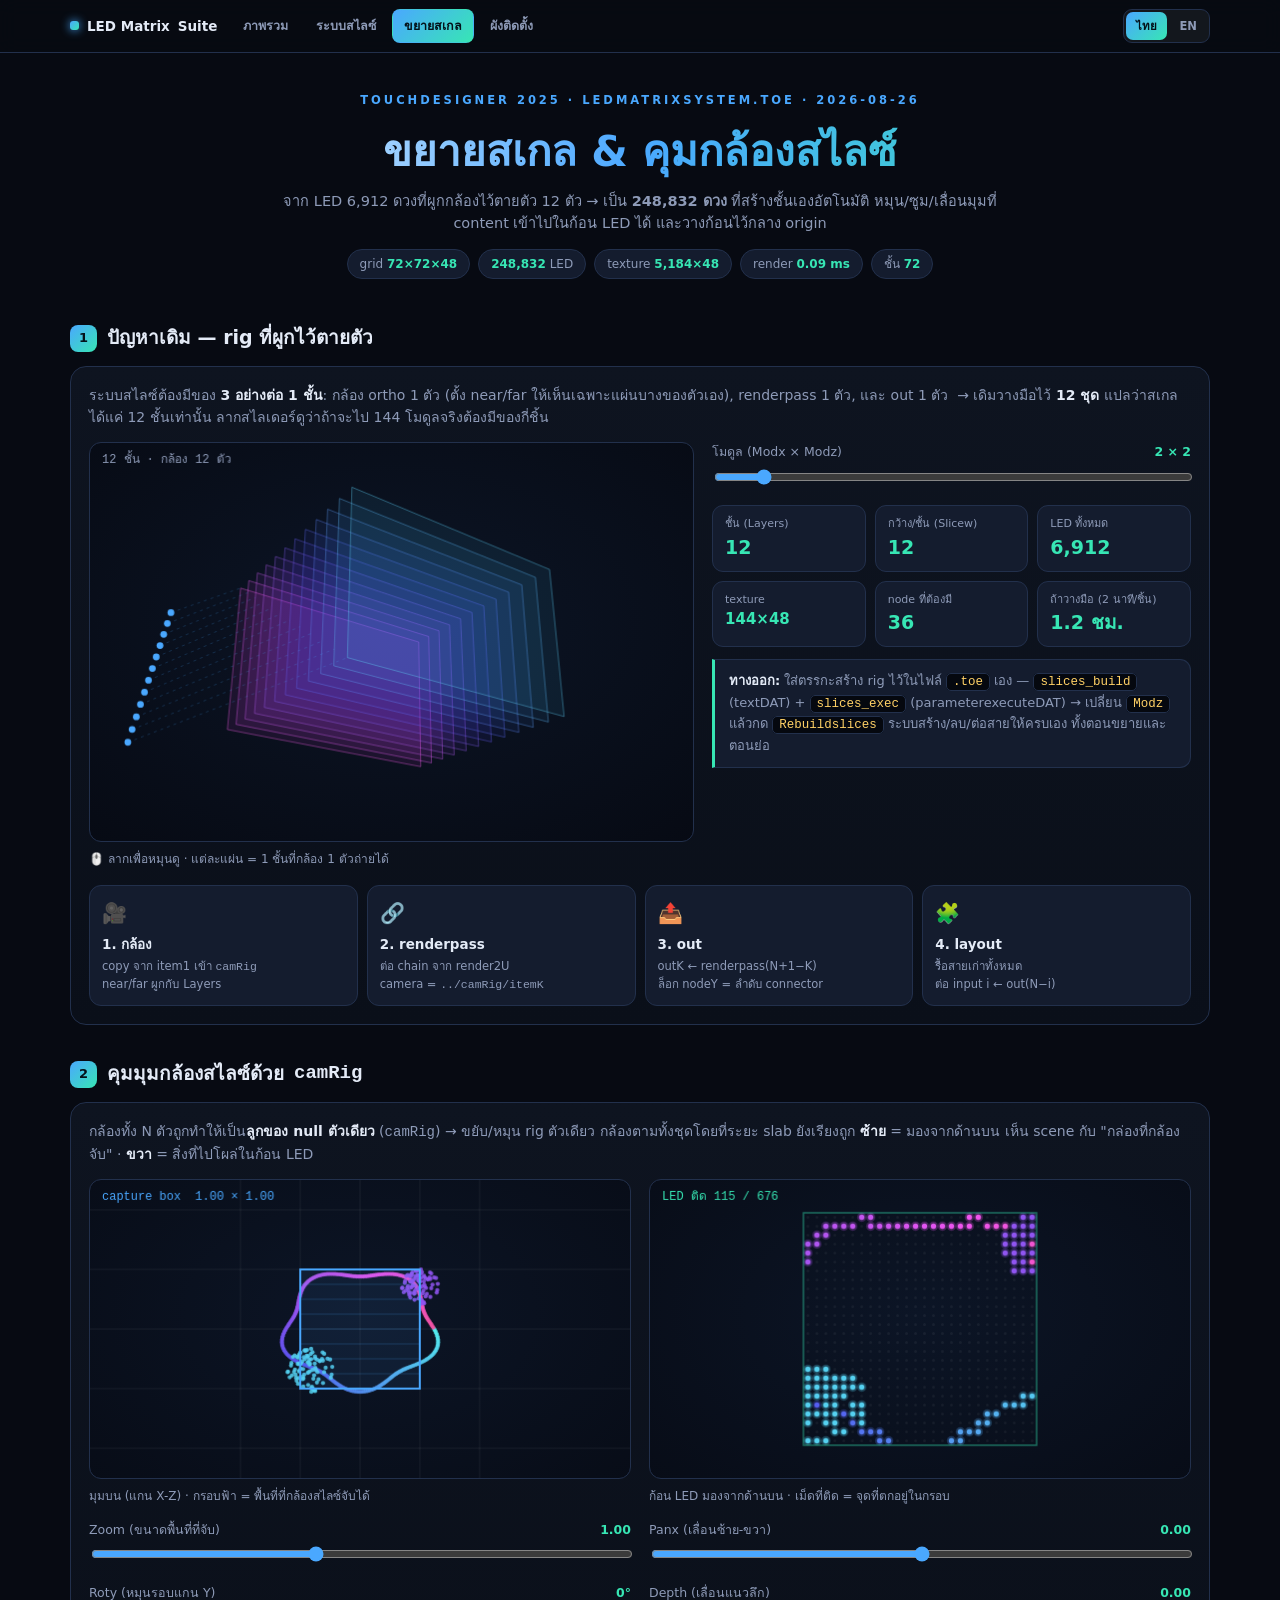
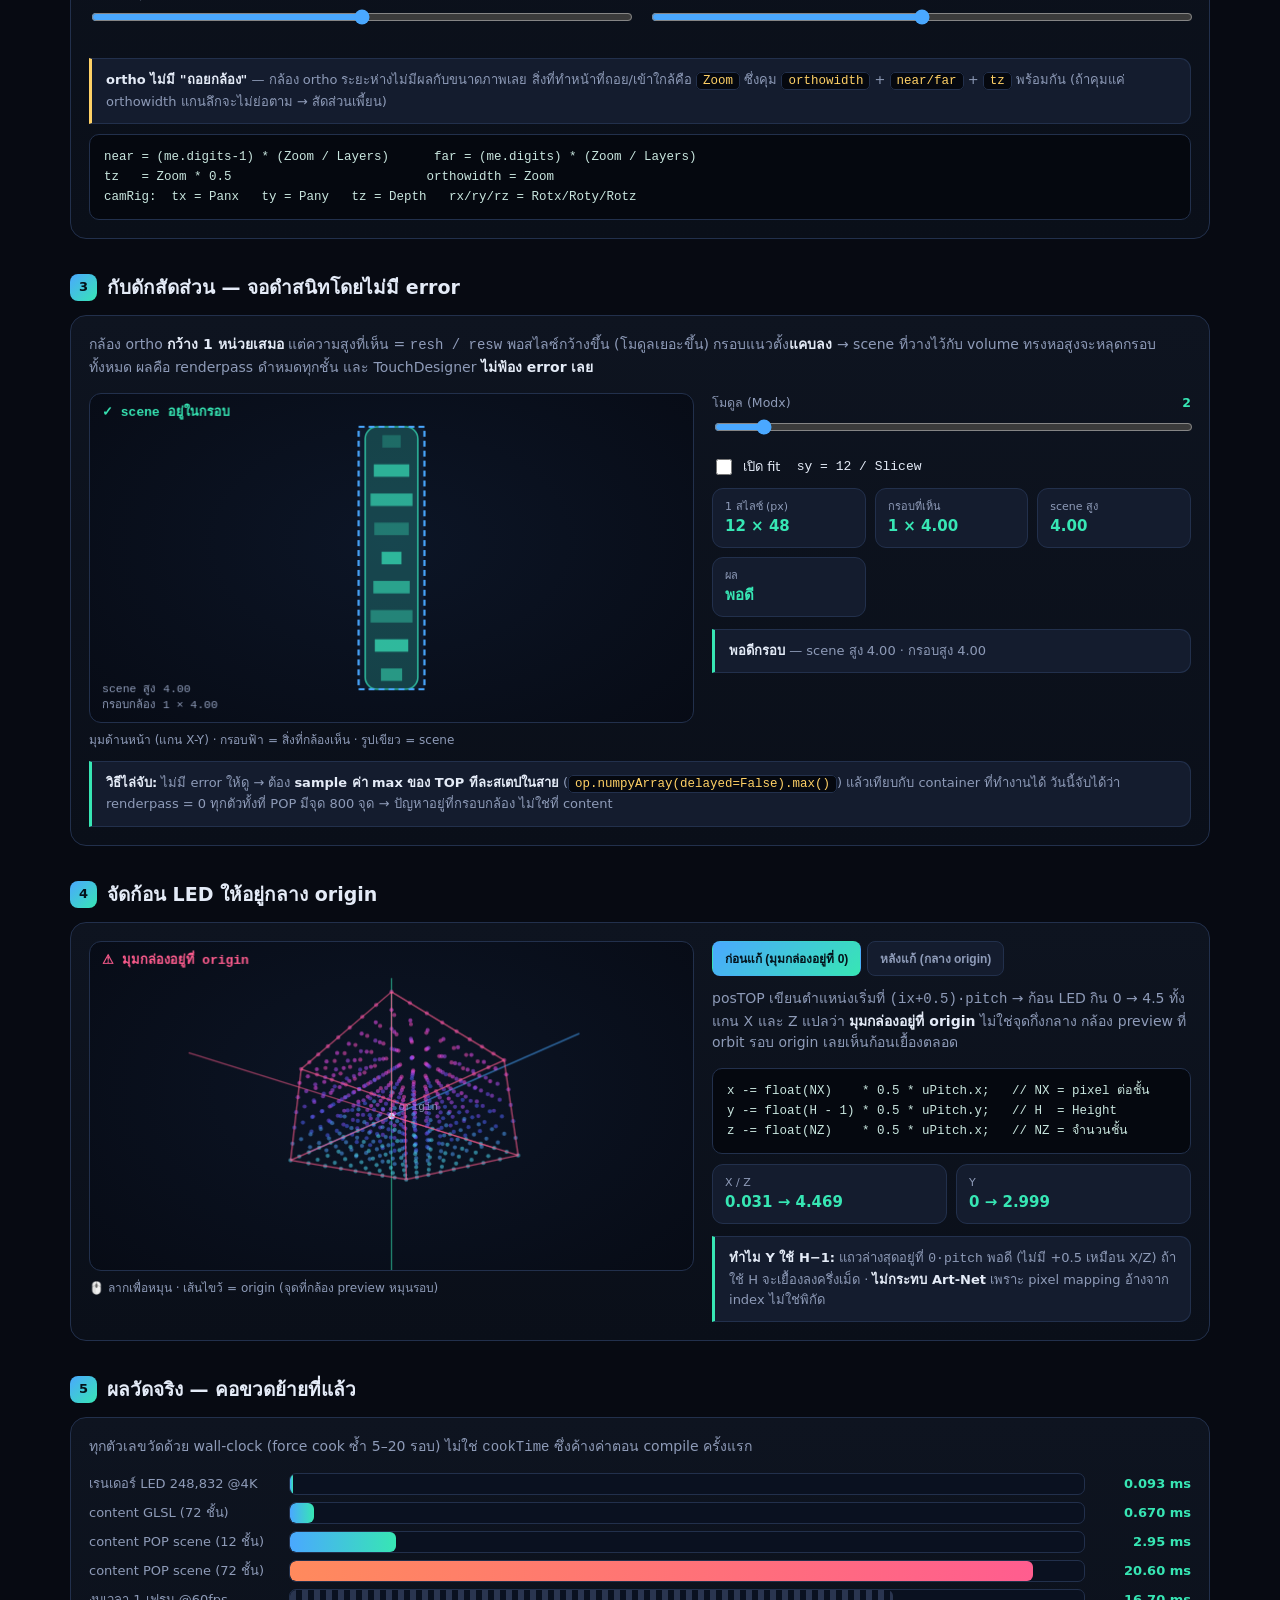
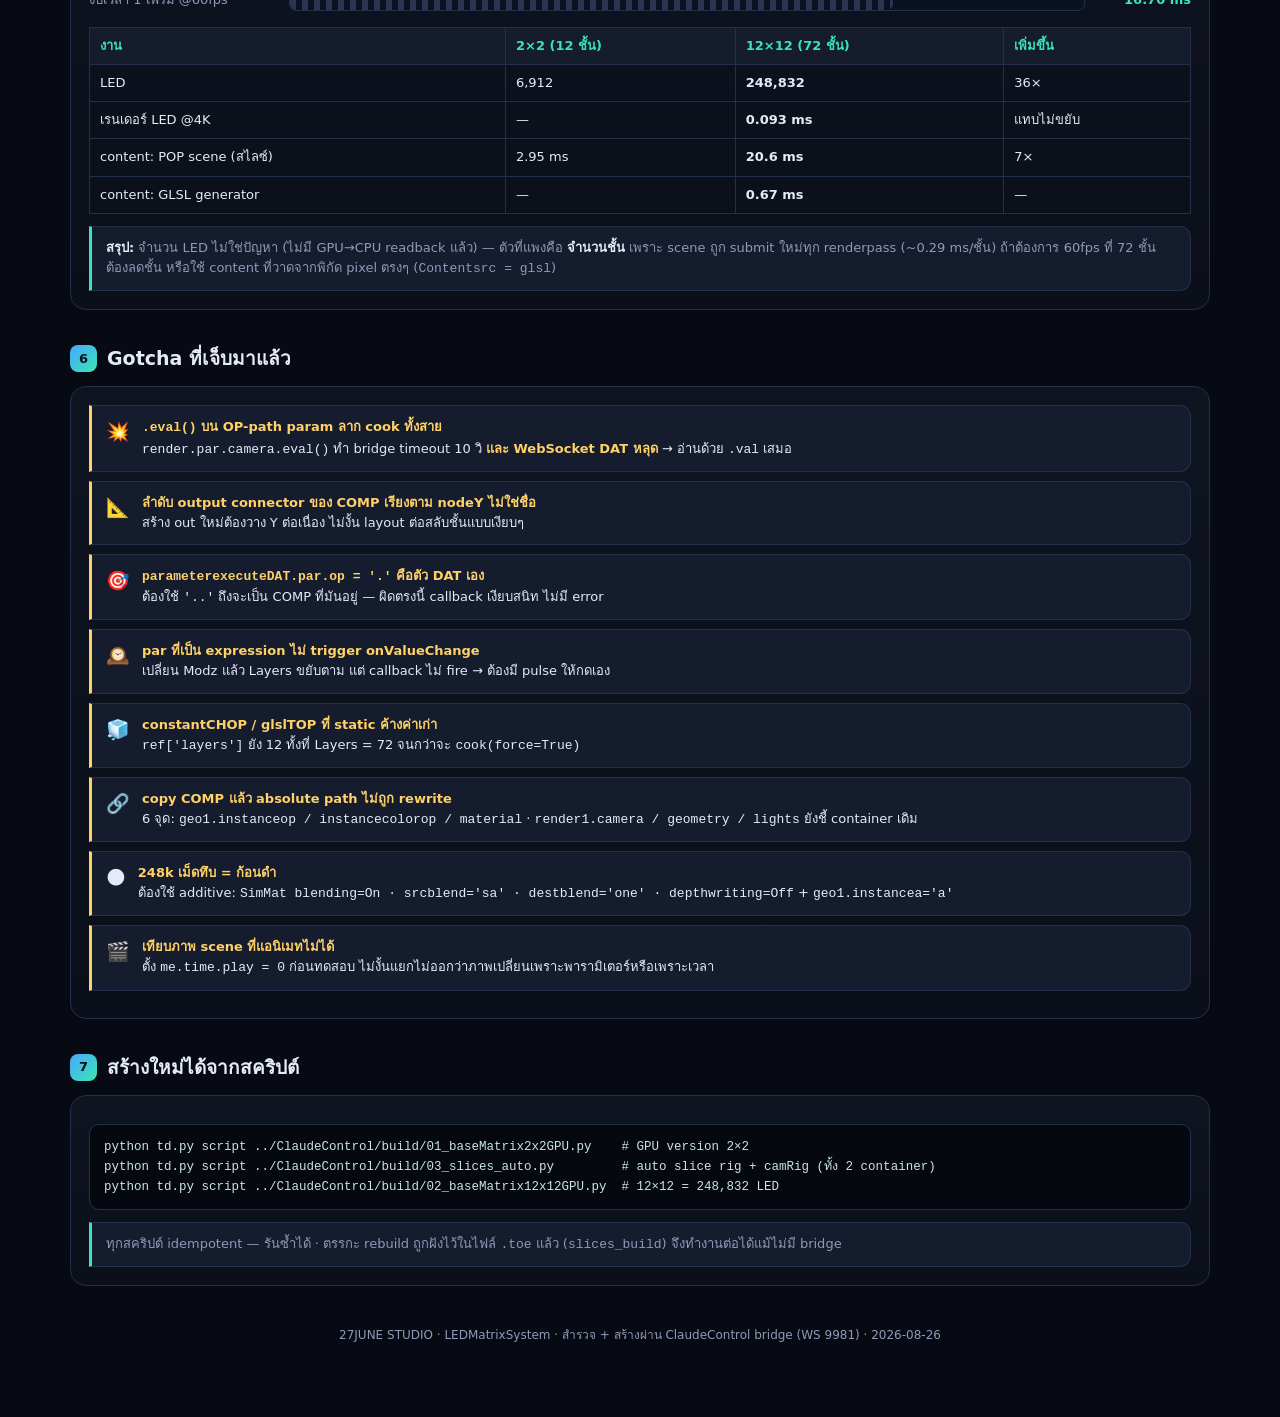
<file: scale.html>
<!DOCTYPE html>
<html lang="th">
<head>
<meta charset="UTF-8">
<meta name="viewport" content="width=device-width, initial-scale=1.0">
<title>LEDMatrixSystem — ขยายสเกล & คุมกล้องสไลซ์</title>
<style>
  :root{
    --bg:#070a12; --panel:#0e1420; --panel2:#141c2e; --line:#22304c;
    --txt:#e4ebf7; --muted:#8e9bb8; --accent:#4aa8ff; --accent2:#37e6b4; --hot:#ff5d8f;
    --warn:#ffd166;
  }
  *{box-sizing:border-box}
  html,body{margin:0;padding:0}
  body{background:radial-gradient(1100px 640px at 74% -12%,#101c30 0%,var(--bg) 58%);
    color:var(--txt);font-family:"Segoe UI",Tahoma,system-ui,sans-serif;line-height:1.55}
  .wrap{max-width:1180px;margin:0 auto;padding:24px 20px 90px}
  header.hero{text-align:center;padding:18px 10px 6px}
  .kicker{letter-spacing:.26em;font-size:11.5px;color:var(--accent);text-transform:uppercase;font-weight:700}
  h1{font-size:clamp(25px,3.8vw,42px);margin:.22em 0 .1em;
     background:linear-gradient(90deg,#fff,var(--accent) 50%,var(--accent2));-webkit-background-clip:text;background-clip:text;-webkit-text-fill-color:transparent}
  .sub{color:var(--muted);max-width:760px;margin:.4em auto 0;font-size:14.5px}
  .badges{display:flex;gap:8px;justify-content:center;flex-wrap:wrap;margin:14px 0 4px}
  .badge{background:var(--panel2);border:1px solid var(--line);border-radius:999px;padding:5px 12px;font-size:12px;color:var(--muted)}
  .badge b{color:var(--accent2)}
  section{margin-top:34px}
  .h2{display:flex;align-items:center;gap:10px;font-size:19px;font-weight:700;margin:0 0 13px}
  .h2 .n{min-width:27px;height:27px;padding:0 7px;border-radius:8px;background:linear-gradient(135deg,var(--accent),var(--accent2));
    color:#04121a;display:grid;place-items:center;font-size:13px;font-weight:800}
  .card{background:linear-gradient(180deg,var(--panel),#0a0f19);border:1px solid var(--line);border-radius:16px;padding:18px}
  .lead{color:var(--muted);font-size:14px;margin:0 0 14px}
  .lead b{color:var(--txt)}
  .g2{display:grid;grid-template-columns:1.2fr .95fr;gap:18px}
  .g2e{display:grid;grid-template-columns:1fr 1fr;gap:18px}
  @media(max-width:900px){.g2,.g2e{grid-template-columns:1fr}}
  canvas{width:100%;display:block;border-radius:12px;border:1px solid var(--line);
    background:radial-gradient(600px 380px at 50% 45%,#0c1526,#05070e)}
  #rig{height:400px}#capture,#captured{height:300px}#aspect{height:330px}#center{height:330px}
  .hint{font-size:12px;color:var(--muted);margin-top:8px}
  .ctl{margin-bottom:13px}
  .ctl label{display:flex;justify-content:space-between;font-size:12.5px;color:var(--muted);margin-bottom:5px}
  .ctl label b{color:var(--accent2);font-variant-numeric:tabular-nums}
  input[type=range]{width:100%;accent-color:var(--accent)}
  .toggle{display:flex;align-items:center;gap:8px;font-size:13px;cursor:pointer;user-select:none;margin-bottom:8px}
  .toggle input{accent-color:var(--accent);width:16px;height:16px}
  .seg{display:flex;gap:6px;flex-wrap:wrap;margin-bottom:12px}
  .seg button{background:var(--panel2);border:1px solid var(--line);color:var(--muted);border-radius:8px;
    padding:7px 12px;font-size:12px;font-weight:700;cursor:pointer;transition:.12s}
  .seg button:hover{color:var(--txt);border-color:var(--accent2)}
  .seg button.on{background:linear-gradient(135deg,var(--accent),var(--accent2));color:#04121a;border-color:transparent}
  .note{background:var(--panel2);border:1px solid var(--line);border-left:3px solid var(--accent2);
    border-radius:0 11px 11px 0;padding:11px 14px;font-size:13px;color:var(--muted);margin-top:12px}
  .note b{color:var(--txt)}
  .note.bad{border-left-color:var(--hot)}
  .note.warn{border-left-color:var(--warn)}
  .stat{background:var(--panel2);border:1px solid var(--line);border-radius:11px;padding:9px 12px}
  .stat .k{font-size:11px;color:var(--muted)}
  .stat .v{font-size:19px;font-weight:800;color:var(--accent2);font-variant-numeric:tabular-nums}
  .stats{display:grid;grid-template-columns:repeat(auto-fit,minmax(118px,1fr));gap:9px;margin-top:10px}
  pre{background:#05080f;border:1px solid var(--line);border-radius:10px;padding:12px 14px;overflow-x:auto;
    font-size:12.5px;color:#c9e6df;margin:10px 0 0;line-height:1.6}
  code{background:#05080f;border:1px solid var(--line);border-radius:5px;padding:1px 6px;color:var(--warn);font-size:12.5px}
  table{width:100%;border-collapse:collapse;font-size:13px;margin-top:4px}
  th,td{border:1px solid var(--line);padding:8px 10px;text-align:left}
  th{background:var(--panel2);color:var(--accent2)}
  .mono{font-family:Consolas,monospace}
  .bar{display:flex;align-items:center;gap:10px;margin:7px 0;font-size:13px}
  .bar .nm{width:190px;color:var(--muted);flex:none}
  .bar .tr{flex:1;background:#0a1120;border:1px solid var(--line);border-radius:7px;height:22px;overflow:hidden}
  .bar .fl{height:100%;border-radius:6px;background:linear-gradient(90deg,var(--accent),var(--accent2))}
  .bar .fl.hot{background:linear-gradient(90deg,#ff8a5d,var(--hot))}
  .bar .vv{width:96px;text-align:right;font-weight:800;color:var(--accent2);font-variant-numeric:tabular-nums;flex:none}
  .grow{display:flex;gap:12px;background:var(--panel2);border:1px solid var(--line);border-left:3px solid var(--warn);
    border-radius:0 11px 11px 0;padding:11px 14px;font-size:13px;margin-bottom:9px}
  .grow .gi{font-size:19px}.grow b{color:var(--warn)}
  .steps{display:grid;grid-template-columns:repeat(4,1fr);gap:9px}
  @media(max-width:900px){.steps{grid-template-columns:1fr 1fr}}
  .step{background:var(--panel2);border:1px solid var(--line);border-radius:12px;padding:12px}
  .step .ic{font-size:20px}.step .nm{font-weight:700;font-size:13.5px;margin-top:5px}
  .step .ct{font-size:11.5px;color:var(--muted);margin-top:3px}
  footer{text-align:center;color:var(--muted);font-size:12px;margin-top:40px}
</style>
<link rel="stylesheet" href="assets/lmx.css?v=3">
<script src="assets/i18n.js?v=3"></script>
<script src="assets/lmx.js?v=3"></script>
</head>
<body>
<div class="wrap">

  <header class="hero">
    <div class="kicker">TouchDesigner 2025 · LEDMatrixSystem.toe · 2026-08-26</div>
    <h1>ขยายสเกล &amp; คุมกล้องสไลซ์</h1>
    <p class="sub">จาก LED 6,912 ดวงที่ผูกกล้องไว้ตายตัว 12 ตัว → เป็น <b>248,832 ดวง</b> ที่สร้างชั้นเองอัตโนมัติ
      หมุน/ซูม/เลื่อนมุมที่ content เข้าไปในก้อน LED ได้ และวางก้อนไว้กลาง origin</p>
    <div class="badges">
      <span class="badge">grid <b>72×72×48</b></span>
      <span class="badge"><b>248,832</b> LED</span>
      <span class="badge">texture <b>5,184×48</b></span>
      <span class="badge">render <b>0.09 ms</b></span>
      <span class="badge">ชั้น <b>72</b></span>
    </div>
  </header>

  <!-- ============ 1 ============ -->
  <section>
    <div class="h2"><span class="n">1</span> ปัญหาเดิม — rig ที่ผูกไว้ตายตัว</div>
    <div class="card">
      <p class="lead">ระบบสไลซ์ต้องมีของ <b>3 อย่างต่อ 1 ชั้น</b>: กล้อง ortho 1 ตัว (ตั้ง near/far ให้เห็นเฉพาะแผ่นบางของตัวเอง),
        renderpass 1 ตัว, และ out 1 ตัว &nbsp;→ เดิมวางมือไว้ <b>12 ชุด</b> แปลว่าสเกลได้แค่ 12 ชั้นเท่านั้น
        ลากสไลเดอร์ดูว่าถ้าจะไป 144 โมดูลจริงต้องมีของกี่ชิ้น</p>
      <div class="g2">
        <div>
          <canvas id="rig"></canvas>
          <div class="hint">🖱️ ลากเพื่อหมุนดู · แต่ละแผ่น = 1 ชั้นที่กล้อง 1 ตัวถ่ายได้</div>
        </div>
        <div>
          <div class="ctl"><label>โมดูล (Modx × Modz) <b id="vMod">2 × 2</b></label>
            <input type="range" id="rMod" min="1" max="12" value="2"></div>
          <div class="stats">
            <div class="stat"><div class="k">ชั้น (Layers)</div><div class="v" id="sLayers">12</div></div>
            <div class="stat"><div class="k">กว้าง/ชั้น (Slicew)</div><div class="v" id="sSlicew">12</div></div>
            <div class="stat"><div class="k">LED ทั้งหมด</div><div class="v" id="sLed">6,912</div></div>
            <div class="stat"><div class="k">texture</div><div class="v" id="sTex" style="font-size:15px">144×48</div></div>
            <div class="stat"><div class="k">node ที่ต้องมี</div><div class="v" id="sNodes">36</div></div>
            <div class="stat"><div class="k">ถ้าวางมือ (2 นาที/ชิ้น)</div><div class="v" id="sTime">1.2 ชม.</div></div>
          </div>
          <div class="note"><b>ทางออก:</b> ใส่ตรรกะสร้าง rig ไว้ในไฟล์ <code>.toe</code> เอง —
            <code>slices_build</code> (textDAT) + <code>slices_exec</code> (parameterexecuteDAT)
            → เปลี่ยน <code>Modz</code> แล้วกด <code>Rebuildslices</code> ระบบสร้าง/ลบ/ต่อสายให้ครบเอง
            ทั้งตอนขยายและตอนย่อ</div>
        </div>
      </div>

      <div class="steps" style="margin-top:16px">
        <div class="step"><div class="ic">🎥</div><div class="nm">1. กล้อง</div>
          <div class="ct">copy จาก item1 เข้า <span class="mono">camRig</span><br>near/far ผูกกับ Layers</div></div>
        <div class="step"><div class="ic">🔗</div><div class="nm">2. renderpass</div>
          <div class="ct">ต่อ chain จาก render2U<br>camera = <span class="mono">../camRig/itemK</span></div></div>
        <div class="step"><div class="ic">📤</div><div class="nm">3. out</div>
          <div class="ct">outK ← renderpass(N+1−K)<br>ล็อก nodeY = ลำดับ connector</div></div>
        <div class="step"><div class="ic">🧩</div><div class="nm">4. layout</div>
          <div class="ct">รื้อสายเก่าทั้งหมด<br>ต่อ input i ← out(N−i)</div></div>
      </div>
    </div>
  </section>

  <!-- ============ 2 ============ -->
  <section>
    <div class="h2"><span class="n">2</span> คุมมุมกล้องสไลซ์ด้วย <span class="mono">camRig</span></div>
    <div class="card">
      <p class="lead">กล้องทั้ง N ตัวถูกทำให้เป็น<b>ลูกของ null ตัวเดียว</b> (<span class="mono">camRig</span>) →
        ขยับ/หมุน rig ตัวเดียว กล้องตามทั้งชุดโดยที่ระยะ slab ยังเรียงถูก
        <b>ซ้าย</b> = มองจากด้านบน เห็น scene กับ "กล่องที่กล้องจับ" · <b>ขวา</b> = สิ่งที่ไปโผล่ในก้อน LED</p>
      <div class="g2e">
        <div>
          <canvas id="capture"></canvas>
          <div class="hint">มุมบน (แกน X-Z) · กรอบฟ้า = พื้นที่ที่กล้องสไลซ์จับได้</div>
        </div>
        <div>
          <canvas id="captured"></canvas>
          <div class="hint">ก้อน LED มองจากด้านบน · เม็ดที่ติด = จุดที่ตกอยู่ในกรอบ</div>
        </div>
      </div>
      <div class="g2e" style="margin-top:14px">
        <div>
          <div class="ctl"><label>Zoom (ขนาดพื้นที่ที่จับ) <b id="vZoom">1.00</b></label>
            <input type="range" id="rZoom" min="30" max="200" value="100"></div>
          <div class="ctl"><label>Roty (หมุนรอบแกน Y) <b id="vRot">0°</b></label>
            <input type="range" id="rRot" min="-180" max="180" value="0"></div>
        </div>
        <div>
          <div class="ctl"><label>Panx (เลื่อนซ้าย-ขวา) <b id="vPan">0.00</b></label>
            <input type="range" id="rPan" min="-100" max="100" value="0"></div>
          <div class="ctl"><label>Depth (เลื่อนแนวลึก) <b id="vDep">0.00</b></label>
            <input type="range" id="rDep" min="-100" max="100" value="0"></div>
        </div>
      </div>
      <div class="note warn"><b>ortho ไม่มี "ถอยกล้อง"</b> — กล้อง ortho ระยะห่างไม่มีผลกับขนาดภาพเลย
        สิ่งที่ทำหน้าที่ถอย/เข้าใกล้คือ <code>Zoom</code> ซึ่งคุม <code>orthowidth</code> + <code>near/far</code> + <code>tz</code> พร้อมกัน
        (ถ้าคุมแค่ orthowidth แกนลึกจะไม่ย่อตาม → สัดส่วนเพี้ยน)</div>
      <pre>near = (me.digits-1) * (Zoom / Layers)      far = (me.digits) * (Zoom / Layers)
tz   = Zoom * 0.5                          orthowidth = Zoom
camRig:  tx = Panx   ty = Pany   tz = Depth   rx/ry/rz = Rotx/Roty/Rotz</pre>
    </div>
  </section>

  <!-- ============ 3 ============ -->
  <section>
    <div class="h2"><span class="n">3</span> กับดักสัดส่วน — จอดำสนิทโดยไม่มี error</div>
    <div class="card">
      <p class="lead">กล้อง ortho <b>กว้าง 1 หน่วยเสมอ</b> แต่ความสูงที่เห็น = <span class="mono">resh / resw</span>
        พอสไลซ์กว้างขึ้น (โมดูลเยอะขึ้น) กรอบแนวตั้ง<b>แคบลง</b> → scene ที่วางไว้กับ volume ทรงหอสูงจะหลุดกรอบทั้งหมด
        ผลคือ renderpass ดำหมดทุกชั้น และ TouchDesigner <b>ไม่ฟ้อง error เลย</b></p>
      <div class="g2">
        <div>
          <canvas id="aspect"></canvas>
          <div class="hint">มุมด้านหน้า (แกน X-Y) · กรอบฟ้า = สิ่งที่กล้องเห็น · รูปเขียว = scene</div>
        </div>
        <div>
          <div class="ctl"><label>โมดูล (Modx) <b id="vAMod">2</b></label>
            <input type="range" id="rAMod" min="1" max="12" value="2"></div>
          <label class="toggle"><input type="checkbox" id="cFit"> เปิด fit &nbsp;<span class="mono">sy = 12 / Slicew</span></label>
          <div class="stats">
            <div class="stat"><div class="k">1 สไลซ์ (px)</div><div class="v" id="sSlice" style="font-size:15px">12 × 48</div></div>
            <div class="stat"><div class="k">กรอบที่เห็น</div><div class="v" id="sFrame" style="font-size:15px">1 × 4.00</div></div>
            <div class="stat"><div class="k">scene สูง</div><div class="v" id="sScene" style="font-size:15px">4.00</div></div>
            <div class="stat"><div class="k">ผล</div><div class="v" id="sVerdict" style="font-size:15px">พอดี</div></div>
          </div>
          <div class="note bad" id="aspectNote"><b>ตอนนี้พอดี</b> — scene สูง 4 หน่วย กรอบสูง 4 หน่วย</div>
        </div>
      </div>
      <div class="note"><b>วิธีไล่จับ:</b> ไม่มี error ให้ดู → ต้อง <b>sample ค่า max ของ TOP ทีละสเตปในสาย</b>
        (<code>op.numpyArray(delayed=False).max()</code>) แล้วเทียบกับ container ที่ทำงานได้
        วันนี้จับได้ว่า renderpass = 0 ทุกตัวทั้งที่ POP มีจุด 800 จุด → ปัญหาอยู่ที่กรอบกล้อง ไม่ใช่ที่ content</div>
    </div>
  </section>

  <!-- ============ 4 ============ -->
  <section>
    <div class="h2"><span class="n">4</span> จัดก้อน LED ให้อยู่กลาง origin</div>
    <div class="card">
      <div class="g2">
        <div>
          <canvas id="center"></canvas>
          <div class="hint">🖱️ ลากเพื่อหมุน · เส้นไขว้ = origin (จุดที่กล้อง preview หมุนรอบ)</div>
        </div>
        <div>
          <div class="seg">
            <button id="bOff" class="on">ก่อนแก้ (มุมกล่องอยู่ที่ 0)</button>
            <button id="bOn">หลังแก้ (กลาง origin)</button>
          </div>
          <p class="lead">posTOP เขียนตำแหน่งเริ่มที่ <span class="mono">(ix+0.5)·pitch</span> → ก้อน LED กิน 0 → 4.5
            ทั้งแกน X และ Z แปลว่า <b>มุมกล่องอยู่ที่ origin</b> ไม่ใช่จุดกึ่งกลาง
            กล้อง preview ที่ orbit รอบ origin เลยเห็นก้อนเยื้องตลอด</p>
          <pre>x -= float(NX)    * 0.5 * uPitch.x;   // NX = pixel ต่อชั้น
y -= float(H - 1) * 0.5 * uPitch.y;   // H  = Height
z -= float(NZ)    * 0.5 * uPitch.x;   // NZ = จำนวนชั้น</pre>
          <div class="stats">
            <div class="stat"><div class="k">X / Z</div><div class="v" id="cX" style="font-size:15px">0.031 → 4.469</div></div>
            <div class="stat"><div class="k">Y</div><div class="v" id="cY" style="font-size:15px">0 → 2.999</div></div>
          </div>
          <div class="note"><b>ทำไม Y ใช้ H−1:</b> แถวล่างสุดอยู่ที่ <span class="mono">0·pitch</span> พอดี (ไม่มี +0.5 เหมือน X/Z)
            ถ้าใช้ H จะเยื้องลงครึ่งเม็ด · <b>ไม่กระทบ Art-Net</b> เพราะ pixel mapping อ้างจาก index ไม่ใช่พิกัด</div>
        </div>
      </div>
    </div>
  </section>

  <!-- ============ 5 ============ -->
  <section>
    <div class="h2"><span class="n">5</span> ผลวัดจริง — คอขวดย้ายที่แล้ว</div>
    <div class="card">
      <p class="lead">ทุกตัวเลขวัดด้วย wall-clock (force cook ซ้ำ 5–20 รอบ) ไม่ใช่ <span class="mono">cookTime</span>
        ซึ่งค้างค่าตอน compile ครั้งแรก</p>
      <div id="bars"></div>
      <table style="margin-top:16px">
        <tr><th>งาน</th><th>2×2 (12 ชั้น)</th><th>12×12 (72 ชั้น)</th><th>เพิ่มขึ้น</th></tr>
        <tr><td>LED</td><td>6,912</td><td><b>248,832</b></td><td>36×</td></tr>
        <tr><td>เรนเดอร์ LED @4K</td><td>—</td><td><b>0.093 ms</b></td><td>แทบไม่ขยับ</td></tr>
        <tr><td>content: POP scene (สไลซ์)</td><td>2.95 ms</td><td><b>20.6 ms</b></td><td>7×</td></tr>
        <tr><td>content: GLSL generator</td><td>—</td><td><b>0.67 ms</b></td><td>—</td></tr>
      </table>
      <div class="note"><b>สรุป:</b> จำนวน LED ไม่ใช่ปัญหา (ไม่มี GPU→CPU readback แล้ว) —
        ตัวที่แพงคือ <b>จำนวนชั้น</b> เพราะ scene ถูก submit ใหม่ทุก renderpass (~0.29 ms/ชั้น)
        ถ้าต้องการ 60fps ที่ 72 ชั้น ต้องลดชั้น หรือใช้ content ที่วาดจากพิกัด pixel ตรงๆ (<span class="mono">Contentsrc = glsl</span>)</div>
    </div>
  </section>

  <!-- ============ 6 ============ -->
  <section>
    <div class="h2"><span class="n">6</span> Gotcha ที่เจ็บมาแล้ว</div>
    <div class="card">
      <div class="grow"><div class="gi">💥</div><div><b><span class="mono">.eval()</span> บน OP-path param ลาก cook ทั้งสาย</b><br>
        <span class="mono">render.par.camera.eval()</span> ทำ bridge timeout 10 วิ <b>และ WebSocket DAT หลุด</b> → อ่านด้วย <span class="mono">.val</span> เสมอ</div></div>
      <div class="grow"><div class="gi">📐</div><div><b>ลำดับ output connector ของ COMP เรียงตาม nodeY ไม่ใช่ชื่อ</b><br>
        สร้าง out ใหม่ต้องวาง Y ต่อเนื่อง ไม่งั้น layout ต่อสลับชั้นแบบเงียบๆ</div></div>
      <div class="grow"><div class="gi">🎯</div><div><b><span class="mono">parameterexecuteDAT.par.op = '.'</span> คือตัว DAT เอง</b><br>
        ต้องใช้ <span class="mono">'..'</span> ถึงจะเป็น COMP ที่มันอยู่ — ผิดตรงนี้ callback เงียบสนิท ไม่มี error</div></div>
      <div class="grow"><div class="gi">🕰️</div><div><b>par ที่เป็น expression ไม่ trigger onValueChange</b><br>
        เปลี่ยน Modz แล้ว Layers ขยับตาม แต่ callback ไม่ fire → ต้องมี pulse ให้กดเอง</div></div>
      <div class="grow"><div class="gi">🧊</div><div><b>constantCHOP / glslTOP ที่ static ค้างค่าเก่า</b><br>
        <span class="mono">ref['layers']</span> ยัง 12 ทั้งที่ Layers = 72 จนกว่าจะ <span class="mono">cook(force=True)</span></div></div>
      <div class="grow"><div class="gi">🔗</div><div><b>copy COMP แล้ว absolute path ไม่ถูก rewrite</b><br>
        6 จุด: <span class="mono">geo1.instanceop / instancecolorop / material</span> · <span class="mono">render1.camera / geometry / lights</span> ยังชี้ container เดิม</div></div>
      <div class="grow"><div class="gi">🌑</div><div><b>248k เม็ดทึบ = ก้อนดำ</b><br>
        ต้องใช้ additive: <span class="mono">SimMat blending=On · srcblend='sa' · destblend='one' · depthwriting=Off</span> + <span class="mono">geo1.instancea='a'</span></div></div>
      <div class="grow"><div class="gi">🎬</div><div><b>เทียบภาพ scene ที่แอนิเมทไม่ได้</b><br>
        ตั้ง <span class="mono">me.time.play = 0</span> ก่อนทดสอบ ไม่งั้นแยกไม่ออกว่าภาพเปลี่ยนเพราะพารามิเตอร์หรือเพราะเวลา</div></div>
    </div>
  </section>

  <!-- ============ 7 ============ -->
  <section>
    <div class="h2"><span class="n">7</span> สร้างใหม่ได้จากสคริปต์</div>
    <div class="card">
      <pre>python td.py script ../ClaudeControl/build/01_baseMatrix2x2GPU.py    # GPU version 2×2
python td.py script ../ClaudeControl/build/03_slices_auto.py         # auto slice rig + camRig (ทั้ง 2 container)
python td.py script ../ClaudeControl/build/02_baseMatrix12x12GPU.py  # 12×12 = 248,832 LED</pre>
      <div class="note">ทุกสคริปต์ idempotent — รันซ้ำได้ · ตรรกะ rebuild ถูกฝังไว้ในไฟล์ <span class="mono">.toe</span> แล้ว
        (<span class="mono">slices_build</span>) จึงทำงานต่อได้แม้ไม่มี bridge</div>
    </div>
  </section>

  <footer>27JUNE STUDIO · LEDMatrixSystem · สำรวจ + สร้างผ่าน ClaudeControl bridge (WS 9981) · 2026-08-26</footer>
</div>

<script>
"use strict";
const $ = s => document.querySelector(s);
const TAU = Math.PI * 2;

function setup(cv){
  const ctx = cv.getContext('2d');
  const size = () => {
    const r = cv.getBoundingClientRect(), d = window.devicePixelRatio || 1;
    cv.width = Math.max(1, r.width * d); cv.height = Math.max(1, r.height * d);
    ctx.setTransform(d, 0, 0, d, 0, 0);
    cv._w = r.width; cv._h = r.height;
  };
  size();
  window.addEventListener('resize', () => { size(); if (cv._draw) cv._draw(); });
  return ctx;
}
function drag(cv, state){
  let on = false, px = 0, py = 0;
  const dn = e => { on = true; px = (e.touches ? e.touches[0].clientX : e.clientX); py = (e.touches ? e.touches[0].clientY : e.clientY); };
  const mv = e => {
    if (!on) return;
    const x = (e.touches ? e.touches[0].clientX : e.clientX), y = (e.touches ? e.touches[0].clientY : e.clientY);
    state.ry += (x - px) * 0.01; state.rx = Math.max(-1.2, Math.min(1.2, state.rx + (y - py) * 0.008));
    px = x; py = y; if (cv._draw) cv._draw();
    if (e.touches) e.preventDefault();
  };
  const up = () => { on = false; };
  cv.addEventListener('mousedown', dn); window.addEventListener('mousemove', mv); window.addEventListener('mouseup', up);
  cv.addEventListener('touchstart', dn, {passive:true}); cv.addEventListener('touchmove', mv, {passive:false}); cv.addEventListener('touchend', up);
}
// 3D -> 2D (yaw, pitch, mild perspective)
function projector(rx, ry, scale, ox, oy){
  const cy = Math.cos(ry), sy = Math.sin(ry), cx = Math.cos(rx), sx = Math.sin(rx);
  return p => {
    const x1 = p[0]*cy + p[2]*sy, z1 = -p[0]*sy + p[2]*cy;
    const y1 = p[1]*cx - z1*sx,   z2 = p[1]*sx + z1*cx;
    const f = 1 / (1 + z2 * 0.16);
    return [ox + x1*scale*f, oy - y1*scale*f, z2];
  };
}
const fmt = n => n.toLocaleString('en-US');

/* ================= 1. RIG BUILDER ================= */
(function(){
  const cv = $('#rig'), ctx = setup(cv), st = {rx:0.42, ry:-0.62};
  drag(cv, st);
  let mod = 2;

  function stats(){
    const layers = mod * 6, slicew = mod * 6;
    const led = layers * slicew * 48;
    $('#vMod').textContent = mod + ' × ' + mod;
    $('#sLayers').textContent = layers;
    $('#sSlicew').textContent = slicew;
    $('#sLed').textContent = fmt(led);
    $('#sTex').textContent = fmt(slicew * layers) + '×48';
    $('#sNodes').textContent = fmt(layers * 3);
    const hrs = layers * 3 * 2 / 60;
    $('#sTime').textContent = (hrs < 1 ? Math.round(hrs * 60) + ' ' + LMX.t('นาที') : hrs.toFixed(1) + ' ' + LMX.t('ชม.'));
  }

  cv._draw = function(){
    const W = cv._w, H = cv._h;
    ctx.clearRect(0, 0, W, H);
    const layers = mod * 6;
    const P = projector(st.rx, st.ry, Math.min(W, H) * 0.30, W / 2, H / 2 + 6);
    const quads = [];
    for (let i = 0; i < layers; i++){
      const t = (i + 0.5) / layers, z = -1 + 2 * t;
      const c = [[-1,-0.66,z],[1,-0.66,z],[1,0.66,z],[-1,0.66,z]].map(P);
      quads.push({z: c[0][2], c, t});
    }
    quads.sort((a, b) => b.z - a.z);
    for (const q of quads){
      ctx.beginPath();
      ctx.moveTo(q.c[0][0], q.c[0][1]);
      for (let k = 1; k < 4; k++) ctx.lineTo(q.c[k][0], q.c[k][1]);
      ctx.closePath();
      const hue = 190 + q.t * 120;
      ctx.fillStyle = 'hsla(' + hue + ',85%,60%,' + (0.055 + 0.10 / Math.sqrt(layers)) + ')';
      ctx.fill();
      ctx.strokeStyle = 'hsla(' + hue + ',85%,66%,' + (layers > 30 ? 0.20 : 0.42) + ')';
      ctx.lineWidth = 1; ctx.stroke();
    }
    // cameras in front
    const shown = Math.min(layers, 12), step = layers / shown;
    for (let s = 0; s < shown; s++){
      const i = Math.floor(s * step), t = (i + 0.5) / layers, z = -1 + 2 * t;
      const cam = P([-1.55 + 0.02 * s, -0.66 + 1.32 * (s / Math.max(1, shown - 1)), 1.75]);
      const tgt = P([-1, -0.66 + 1.32 * (s / Math.max(1, shown - 1)), z]);
      ctx.strokeStyle = 'rgba(74,168,255,.22)'; ctx.setLineDash([3, 4]); ctx.lineWidth = 1;
      ctx.beginPath(); ctx.moveTo(cam[0], cam[1]); ctx.lineTo(tgt[0], tgt[1]); ctx.stroke(); ctx.setLineDash([]);
      ctx.fillStyle = '#4aa8ff';
      ctx.beginPath(); ctx.arc(cam[0], cam[1], 3.4, 0, TAU); ctx.fill();
    }
    ctx.fillStyle = '#8e9bb8'; ctx.font = '12px Consolas,monospace';
    ctx.fillText(LMX.t('{n} ชั้น · กล้อง {n} ตัว').replace(/\{n\}/g, layers) + (layers > 12 ? ' ' + LMX.t('(แสดง 12)') : ''), 12, 20);
    stats();
  };
  $('#rMod').addEventListener('input', e => { mod = +e.target.value; cv._draw(); });
  cv._draw();
})();

/* ================= 2. camRig CAPTURE ================= */
(function(){
  const cvA = $('#capture'), a = setup(cvA);
  const cvB = $('#captured'), b = setup(cvB);
  let zoom = 1, rot = 0, pan = 0, dep = 0;

  // scene: ring + two blobs, world coords (top view X-Z)
  const pts = [];
  for (let i = 0; i < 260; i++){
    const t = i / 260 * TAU, r = 0.62 + 0.055 * Math.sin(t * 5);
    pts.push({x: Math.cos(t) * r, z: Math.sin(t) * r * 0.78, h: (t / TAU)});
  }
  for (let i = 0; i < 90; i++){
    const t = Math.random() * TAU, r = Math.sqrt(Math.random()) * 0.19;
    pts.push({x: -0.42 + Math.cos(t) * r, z: 0.34 + Math.sin(t) * r, h: 0.08});
    pts.push({x: 0.5 + Math.cos(t) * r * 0.8, z: -0.36 + Math.sin(t) * r * 0.8, h: 0.55});
  }
  const col = h => 'hsl(' + Math.round(180 + h * 150) + ',85%,64%)';

  function draw(){
    // ---------- left: world + capture box ----------
    const W = cvA._w, H = cvA._h, S = Math.min(W, H) * 0.40, cx = W / 2, cy = H / 2;
    a.clearRect(0, 0, W, H);
    a.strokeStyle = 'rgba(255,255,255,.07)'; a.lineWidth = 1;
    for (let g = -2; g <= 2; g++){
      a.beginPath(); a.moveTo(cx + g * S * 0.5, 0); a.lineTo(cx + g * S * 0.5, H); a.stroke();
      a.beginPath(); a.moveTo(0, cy + g * S * 0.5); a.lineTo(W, cy + g * S * 0.5); a.stroke();
    }
    for (const p of pts){
      a.fillStyle = col(p.h);
      a.globalAlpha = 0.85;
      a.beginPath(); a.arc(cx + p.x * S, cy + p.z * S, 2.1, 0, TAU); a.fill();
    }
    a.globalAlpha = 1;
    // capture box (rotated square, side = zoom)
    const th = rot * Math.PI / 180, c = Math.cos(th), s = Math.sin(th), hz = zoom / 2;
    const corners = [[-hz,-hz],[hz,-hz],[hz,hz],[-hz,hz]].map(q => {
      const x = q[0] * c - q[1] * s + pan, z = q[0] * s + q[1] * c + dep;
      return [cx + x * S, cy + z * S];
    });
    a.strokeStyle = '#4aa8ff'; a.lineWidth = 2;
    a.beginPath(); a.moveTo(corners[0][0], corners[0][1]);
    for (let k = 1; k < 4; k++) a.lineTo(corners[k][0], corners[k][1]);
    a.closePath(); a.stroke();
    a.fillStyle = 'rgba(74,168,255,.08)'; a.fill();
    // slab lines inside the box
    a.strokeStyle = 'rgba(74,168,255,.22)'; a.lineWidth = 1;
    for (let i = 1; i < 8; i++){
      const u = -hz + zoom * i / 8;
      const p1 = [-hz * c - u * s + pan, -hz * s + u * c + dep];
      const p2 = [ hz * c - u * s + pan,  hz * s + u * c + dep];
      a.beginPath(); a.moveTo(cx + p1[0] * S, cy + p1[1] * S); a.lineTo(cx + p2[0] * S, cy + p2[1] * S); a.stroke();
    }
    a.fillStyle = '#4aa8ff'; a.font = '12px Consolas,monospace';
    a.fillText('capture box  ' + zoom.toFixed(2) + ' × ' + zoom.toFixed(2), 12, 20);

    // ---------- right: what lands in the LED volume ----------
    const W2 = cvB._w, H2 = cvB._h, S2 = Math.min(W2, H2) * 0.78, ox = W2 / 2 - S2 / 2, oy = H2 / 2 - S2 / 2;
    b.clearRect(0, 0, W2, H2);
    const N = 26, cell = S2 / N;
    const grid = new Array(N * N).fill(null);
    for (const p of pts){
      // world -> box local (inverse rotate, then normalise by zoom)
      const dx = p.x - pan, dz = p.z - dep;
      const lx = ( dx * c + dz * s) / zoom, lz = (-dx * s + dz * c) / zoom;
      if (Math.abs(lx) > 0.5 || Math.abs(lz) > 0.5) continue;
      const gx = Math.min(N - 1, Math.max(0, Math.floor((lx + 0.5) * N)));
      const gz = Math.min(N - 1, Math.max(0, Math.floor((lz + 0.5) * N)));
      grid[gz * N + gx] = p.h;
    }
    let lit = 0;
    for (let gz = 0; gz < N; gz++) for (let gx = 0; gx < N; gx++){
      const v = grid[gz * N + gx];
      const px = ox + gx * cell + cell / 2, py = oy + gz * cell + cell / 2;
      if (v === null){
        b.fillStyle = 'rgba(255,255,255,.055)';
        b.beginPath(); b.arc(px, py, 1.5, 0, TAU); b.fill();
      } else {
        lit++;
        b.fillStyle = col(v);
        b.beginPath(); b.arc(px, py, cell * 0.30, 0, TAU); b.fill();
        b.globalAlpha = .28; b.beginPath(); b.arc(px, py, cell * 0.52, 0, TAU); b.fill(); b.globalAlpha = 1;
      }
    }
    b.strokeStyle = 'rgba(55,230,180,.45)'; b.lineWidth = 1.5;
    b.strokeRect(ox, oy, S2, S2);
    b.fillStyle = '#37e6b4'; b.font = '12px Consolas,monospace';
    b.fillText(LMX.t('LED ติด {a} / {b}').replace('{a}', lit).replace('{b}', N * N), 12, 20);
  }
  cvA._draw = draw; cvB._draw = draw;

  $('#rZoom').addEventListener('input', e => { zoom = +e.target.value / 100; $('#vZoom').textContent = zoom.toFixed(2); draw(); });
  $('#rRot').addEventListener('input',  e => { rot = +e.target.value; $('#vRot').textContent = rot + '°'; draw(); });
  $('#rPan').addEventListener('input',  e => { pan = +e.target.value / 100; $('#vPan').textContent = pan.toFixed(2); draw(); });
  $('#rDep').addEventListener('input',  e => { dep = +e.target.value / 100; $('#vDep').textContent = dep.toFixed(2); draw(); });
  draw();
})();

/* ================= 3. ASPECT TRAP ================= */
(function(){
  const cv = $('#aspect'), ctx = setup(cv);
  let mod = 2, fit = false;

  cv._draw = function(){
    const W = cv._w, H = cv._h;
    ctx.clearRect(0, 0, W, H);
    const slicew = mod * 6;
    const frameH = 48 / slicew;             // world height the camera can see
    const sceneH = 4 * (fit ? 12 / slicew : 1);
    const sceneW = 0.8 * (fit ? 1 : 1);
    const S = Math.min(W * 0.62, H * 0.80) / Math.max(frameH, Math.min(sceneH, 8), 1.2);
    const cx = W / 2, cy = H / 2;

    // scene (green) — a tall totem shape
    ctx.fillStyle = 'rgba(55,230,180,.20)';
    ctx.strokeStyle = 'rgba(55,230,180,.75)'; ctx.lineWidth = 1.6;
    const sw = sceneW * S, sh = sceneH * S;
    ctx.beginPath();
    ctx.roundRect(cx - sw / 2, cy - sh / 2, sw, sh, Math.min(12, sw / 3));
    ctx.fill(); ctx.stroke();
    for (let i = 0; i < 9; i++){
      const y = cy - sh / 2 + sh * (i + 0.5) / 9;
      ctx.fillStyle = 'rgba(55,230,180,' + (0.25 + 0.5 * Math.abs(Math.sin(i * 1.1))) + ')';
      const w = sw * (0.35 + 0.45 * Math.abs(Math.sin(i * 0.8)));
      ctx.fillRect(cx - w / 2, y - sh / 42, w, sh / 21);
    }
    // camera frame (blue)
    const fw = 1 * S, fh = frameH * S;
    ctx.strokeStyle = '#4aa8ff'; ctx.lineWidth = 2.2;
    ctx.setLineDash([6, 4]); ctx.strokeRect(cx - fw / 2, cy - fh / 2, fw, fh); ctx.setLineDash([]);
    ctx.fillStyle = 'rgba(74,168,255,.07)'; ctx.fillRect(cx - fw / 2, cy - fh / 2, fw, fh);

    const clipped = sceneH > frameH * 1.02;
    ctx.fillStyle = clipped ? '#ff5d8f' : '#37e6b4';
    ctx.font = 'bold 13px Consolas,monospace';
    ctx.fillText(LMX.t(clipped ? '⚠ scene หลุดกรอบ → renderpass ดำ' : '✓ scene อยู่ในกรอบ'), 12, 22);
    ctx.fillStyle = '#8e9bb8'; ctx.font = '11.5px Consolas,monospace';
    ctx.fillText(LMX.t('กรอบกล้อง 1 × {h}').replace('{h}', frameH.toFixed(2)), 12, H - 14);
    ctx.fillText(LMX.t('scene สูง {h}').replace('{h}', sceneH.toFixed(2)), 12, H - 30);

    $('#vAMod').textContent = mod;
    $('#sSlice').textContent = slicew + ' × 48';
    $('#sFrame').textContent = '1 × ' + frameH.toFixed(2);
    $('#sScene').textContent = sceneH.toFixed(2);
    const v = $('#sVerdict'), note = $('#aspectNote');
    if (clipped){
      v.textContent = 'ดำ'; v.style.color = '#ff5d8f';
      note.className = 'note bad';
      note.innerHTML = LMX.t('<b>หลุดกรอบ!</b> scene สูง {s} แต่กล้องเห็นแค่ {f} → ทุก renderpass ได้ภาพดำ · texture ออกมาเป็น 0 ทั้งแผ่น แต่ <b>TD ไม่ฟ้อง error</b>')
        .replace('{s}', sceneH.toFixed(2)).replace('{f}', frameH.toFixed(2));
    } else {
      v.textContent = 'พอดี'; v.style.color = '#37e6b4';
      note.className = 'note';
      note.innerHTML = LMX.t('<b>พอดีกรอบ</b> — scene สูง {s} · กรอบสูง {f}')
        .replace('{s}', sceneH.toFixed(2)).replace('{f}', frameH.toFixed(2)) +
        (fit ? ' ' + LMX.t('<br>(ได้จาก <span class="mono">geo2.sy = 12 / Slicew = {v}</span> — ผลคือ scene ถูกบีบแนวตั้งให้พอดี volume ทรงกว้าง)')
          .replace('{v}', (12 / slicew).toFixed(3)) : '');
    }
  };
  $('#rAMod').addEventListener('input', e => { mod = +e.target.value; cv._draw(); });
  $('#cFit').addEventListener('change', e => { fit = e.target.checked; cv._draw(); });
  cv._draw();
})();

/* ================= 4. CENTERING ================= */
(function(){
  const cv = $('#center'), ctx = setup(cv), st = {rx:0.38, ry:-0.7};
  drag(cv, st);
  let centered = false;

  cv._draw = function(){
    const W = cv._w, H = cv._h;
    ctx.clearRect(0, 0, W, H);
    const S = Math.min(W, H) * 0.16;
    const P = projector(st.rx, st.ry, S, W / 2, H / 2 + 10);
    const w = 4.5, h = 3.0, d = 4.5;
    const o = centered ? [-w/2, -h/2, -d/2] : [0, 0, 0];
    // axes
    const A = 3.4;
    const ax = [[[-A,0,0],[A,0,0],'#ff5d8f'], [[0,-A,0],[0,A,0],'#37e6b4'], [[0,0,-A],[0,0,A],'#4aa8ff']];
    for (const [p1, p2, c] of ax){
      const s1 = P(p1), s2 = P(p2);
      ctx.strokeStyle = c; ctx.globalAlpha = .55; ctx.lineWidth = 1.4;
      ctx.beginPath(); ctx.moveTo(s1[0], s1[1]); ctx.lineTo(s2[0], s2[1]); ctx.stroke();
      ctx.globalAlpha = 1;
    }
    const or = P([0,0,0]);
    ctx.fillStyle = '#fff'; ctx.beginPath(); ctx.arc(or[0], or[1], 3.2, 0, TAU); ctx.fill();
    ctx.fillStyle = '#8e9bb8'; ctx.font = '11px Consolas,monospace'; ctx.fillText('origin', or[0] + 7, or[1] - 6);

    // LED volume as dot cloud (sparse) + wire box
    const nx = 9, ny = 7, nz = 9;
    const dots = [];
    for (let i = 0; i < nx; i++) for (let j = 0; j < ny; j++) for (let k = 0; k < nz; k++){
      const p = [o[0] + w * i / (nx-1), o[1] + h * j / (ny-1), o[2] + d * k / (nz-1)];
      const s = P(p);
      dots.push({s, hue: 190 + 130 * (j / (ny-1))});
    }
    dots.sort((p, q) => q.s[2] - p.s[2]);
    for (const dd of dots){
      ctx.fillStyle = 'hsla(' + dd.hue + ',85%,62%,.55)';
      ctx.beginPath(); ctx.arc(dd.s[0], dd.s[1], 2.1, 0, TAU); ctx.fill();
    }
    const corners = [[0,0,0],[w,0,0],[w,h,0],[0,h,0],[0,0,d],[w,0,d],[w,h,d],[0,h,d]]
      .map(p => P([p[0]+o[0], p[1]+o[1], p[2]+o[2]]));
    const edges = [[0,1],[1,2],[2,3],[3,0],[4,5],[5,6],[6,7],[7,4],[0,4],[1,5],[2,6],[3,7]];
    ctx.strokeStyle = centered ? 'rgba(55,230,180,.75)' : 'rgba(255,93,143,.7)';
    ctx.lineWidth = 1.3;
    for (const [i, j] of edges){
      ctx.beginPath(); ctx.moveTo(corners[i][0], corners[i][1]); ctx.lineTo(corners[j][0], corners[j][1]); ctx.stroke();
    }
    ctx.fillStyle = centered ? '#37e6b4' : '#ff5d8f'; ctx.font = 'bold 13px Consolas,monospace';
    ctx.fillText(LMX.t(centered ? '✓ กล่องอยู่กลาง origin' : '⚠ มุมกล่องอยู่ที่ origin'), 12, 22);

    $('#cX').textContent = centered ? '−2.219 → 2.219' : '0.031 → 4.469';
    $('#cY').textContent = centered ? '−1.499 → 1.499' : '0 → 2.999';
    $('#bOn').classList.toggle('on', centered);
    $('#bOff').classList.toggle('on', !centered);
  };
  $('#bOn').addEventListener('click', () => { centered = true; cv._draw(); });
  $('#bOff').addEventListener('click', () => { centered = false; cv._draw(); });
  cv._draw();
})();

/* ================= 5. PERF BARS ================= */
(function(){
  const rows = [
    ['เรนเดอร์ LED 248,832 @4K', 0.093, false],
    ['content GLSL (72 ชั้น)', 0.67, false],
    ['content POP scene (12 ชั้น)', 2.95, false],
    ['content POP scene (72 ชั้น)', 20.6, true],
    ['งบเวลา 1 เฟรม @60fps', 16.7, false]
  ];
  const max = 22;
  $('#bars').innerHTML = rows.map(([nm, v, hot]) => {
    const budget = nm.indexOf('งบเวลา') === 0;
    const style = 'width:' + (v / max * 100).toFixed(1) + '%' +
      (budget ? ';background:repeating-linear-gradient(90deg,#2a3550 0 6px,#0a1120 6px 12px)' : '');
    return '<div class="bar"><div class="nm">' + nm + '</div>' +
      '<div class="tr"><div class="fl' + (hot ? ' hot' : '') + '" style="' + style + '"></div></div>' +
      '<div class="vv">' + v.toFixed(v < 1 ? 3 : 2) + ' ms</div></div>';
  }).join('');
})();
if (window.LMX) LMX.onLang(function(){
  ['rig','capture','captured','aspect','center'].forEach(function(id){
    var c = document.getElementById(id); if (c && c._draw) c._draw();
  });
});
</script>
</body>
</html>
</file>
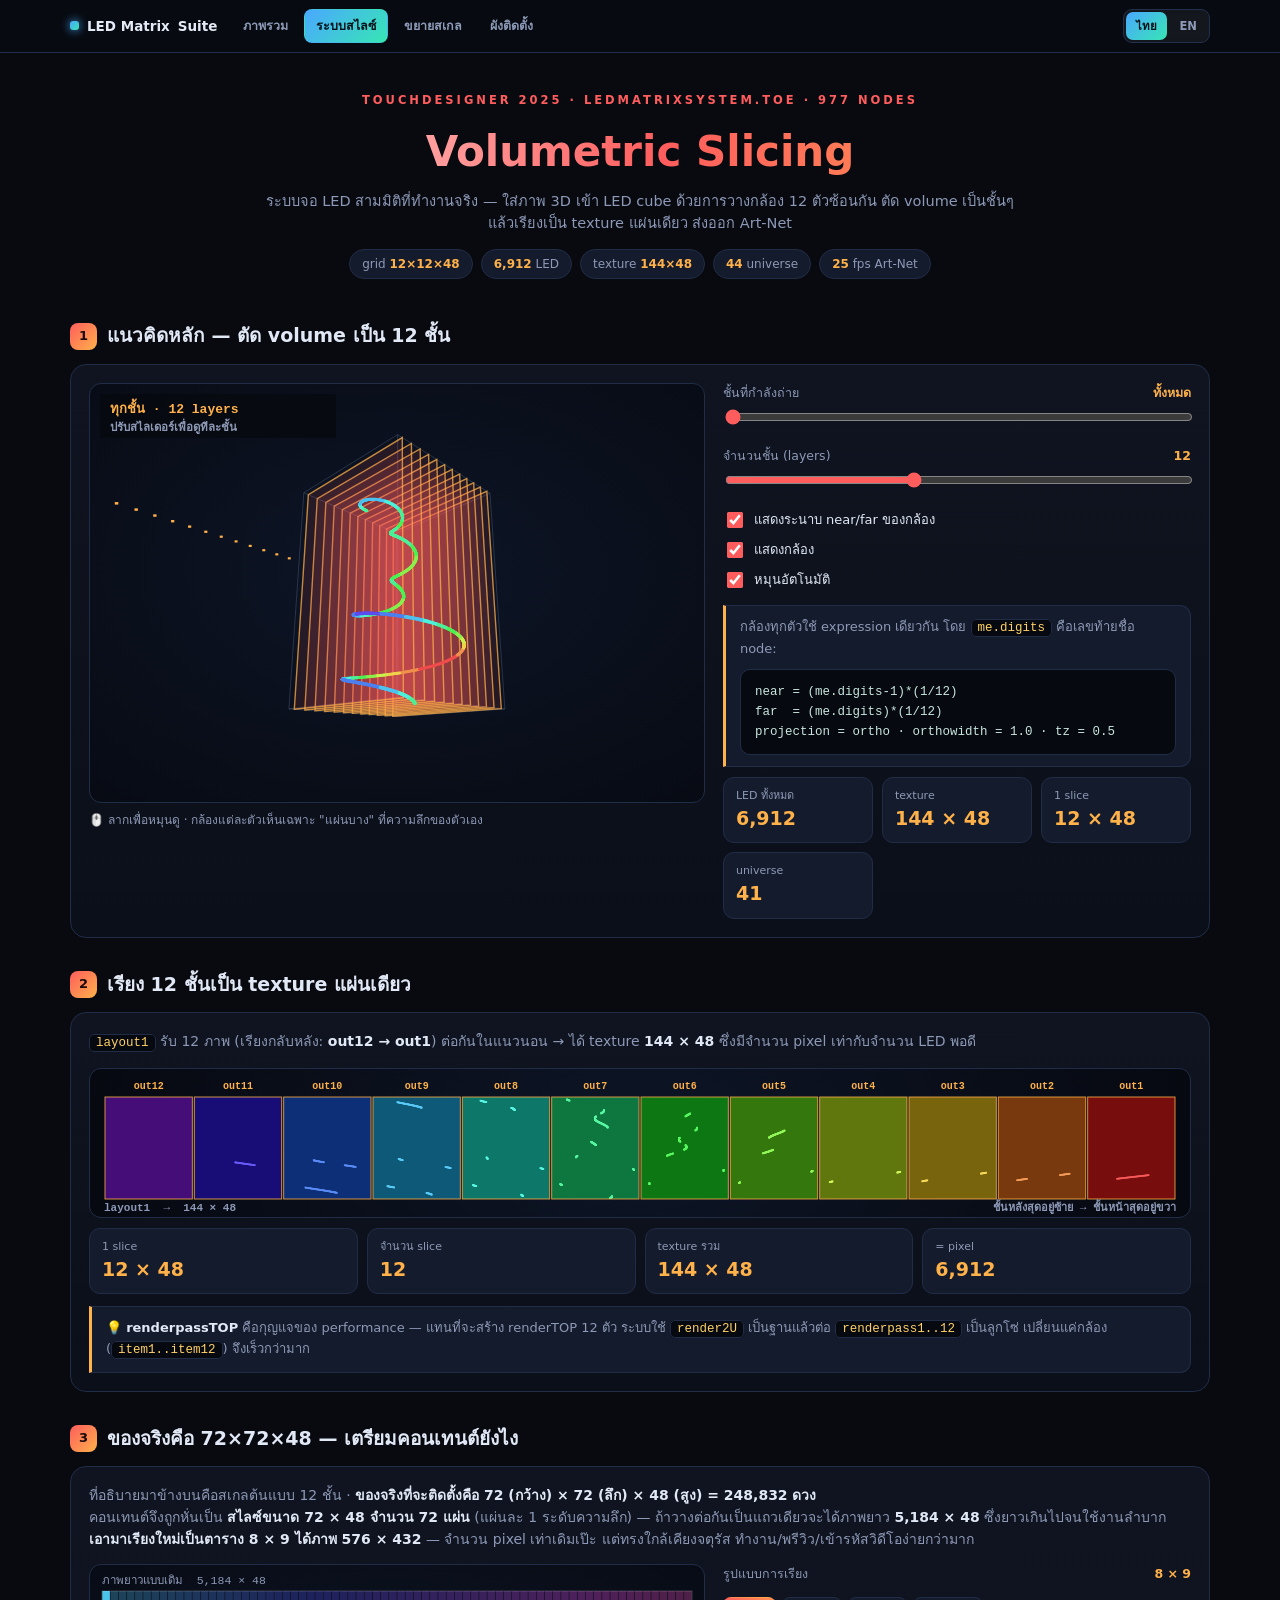
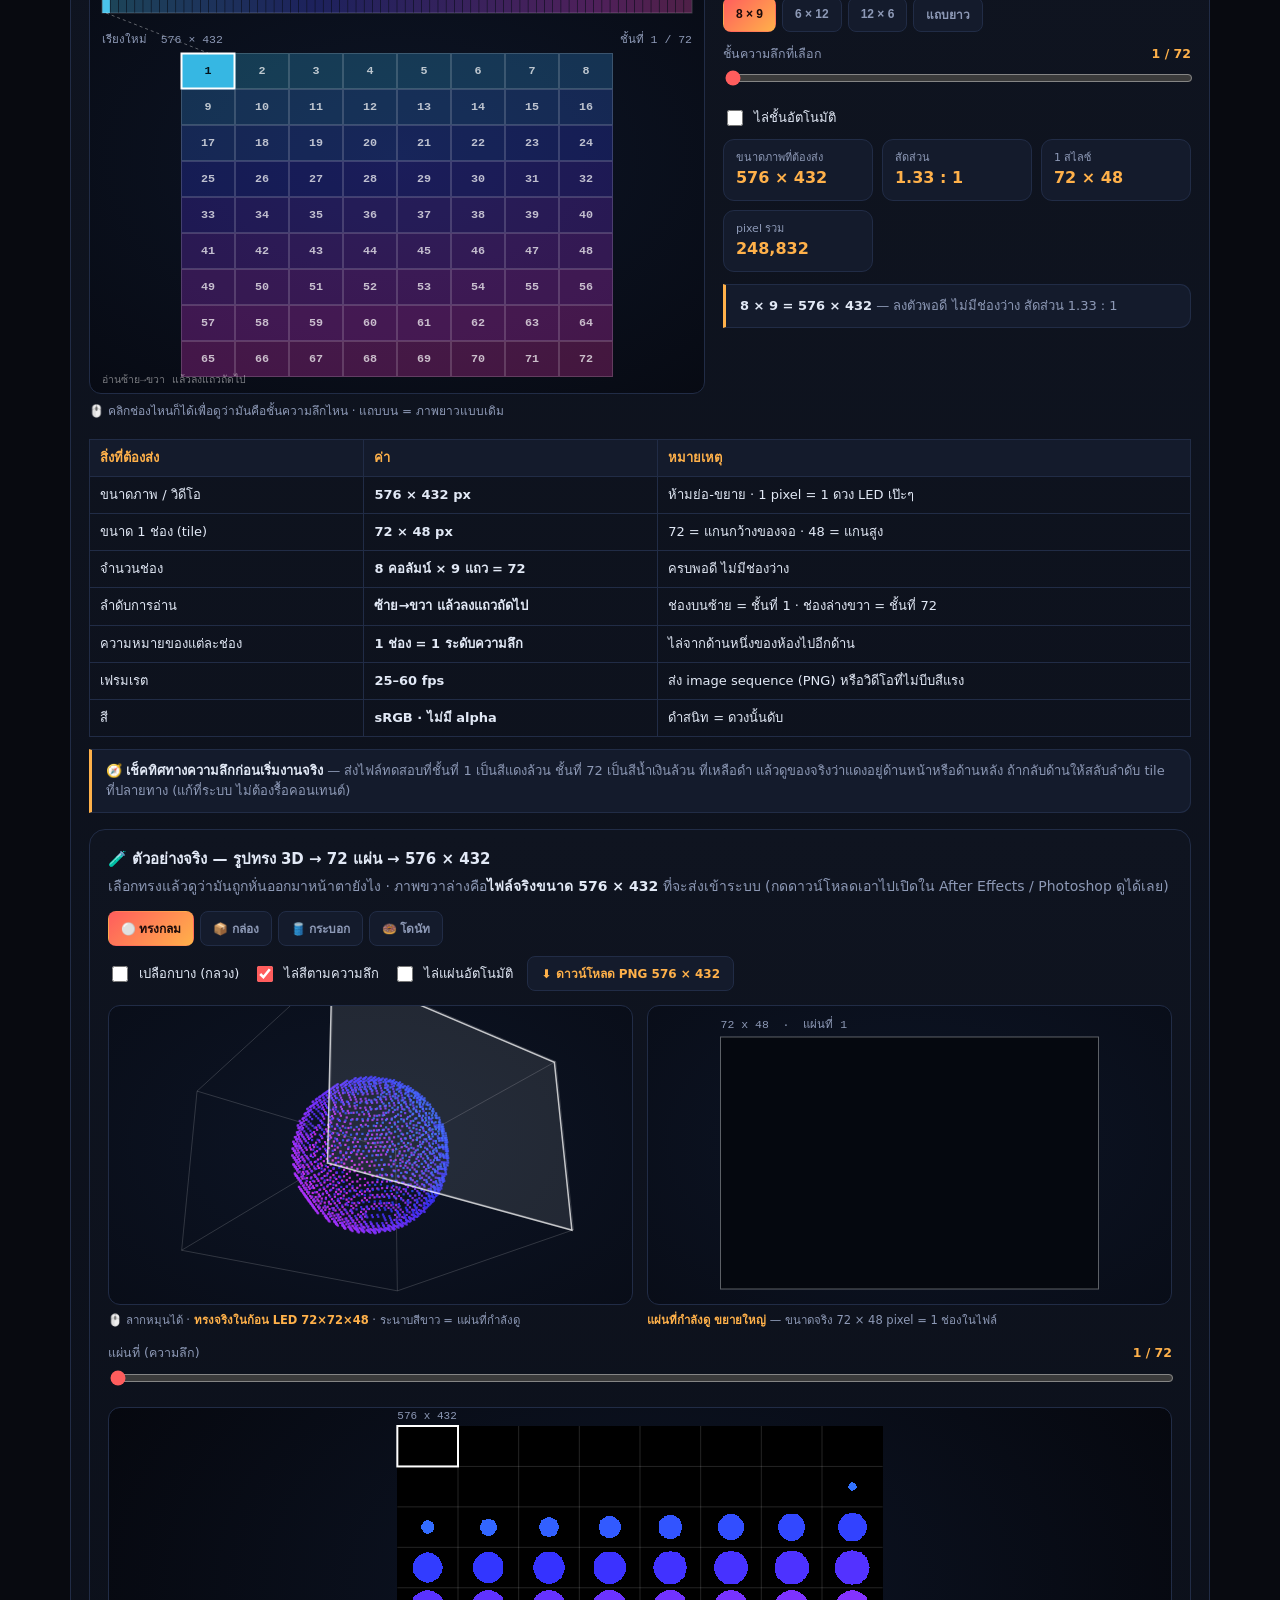
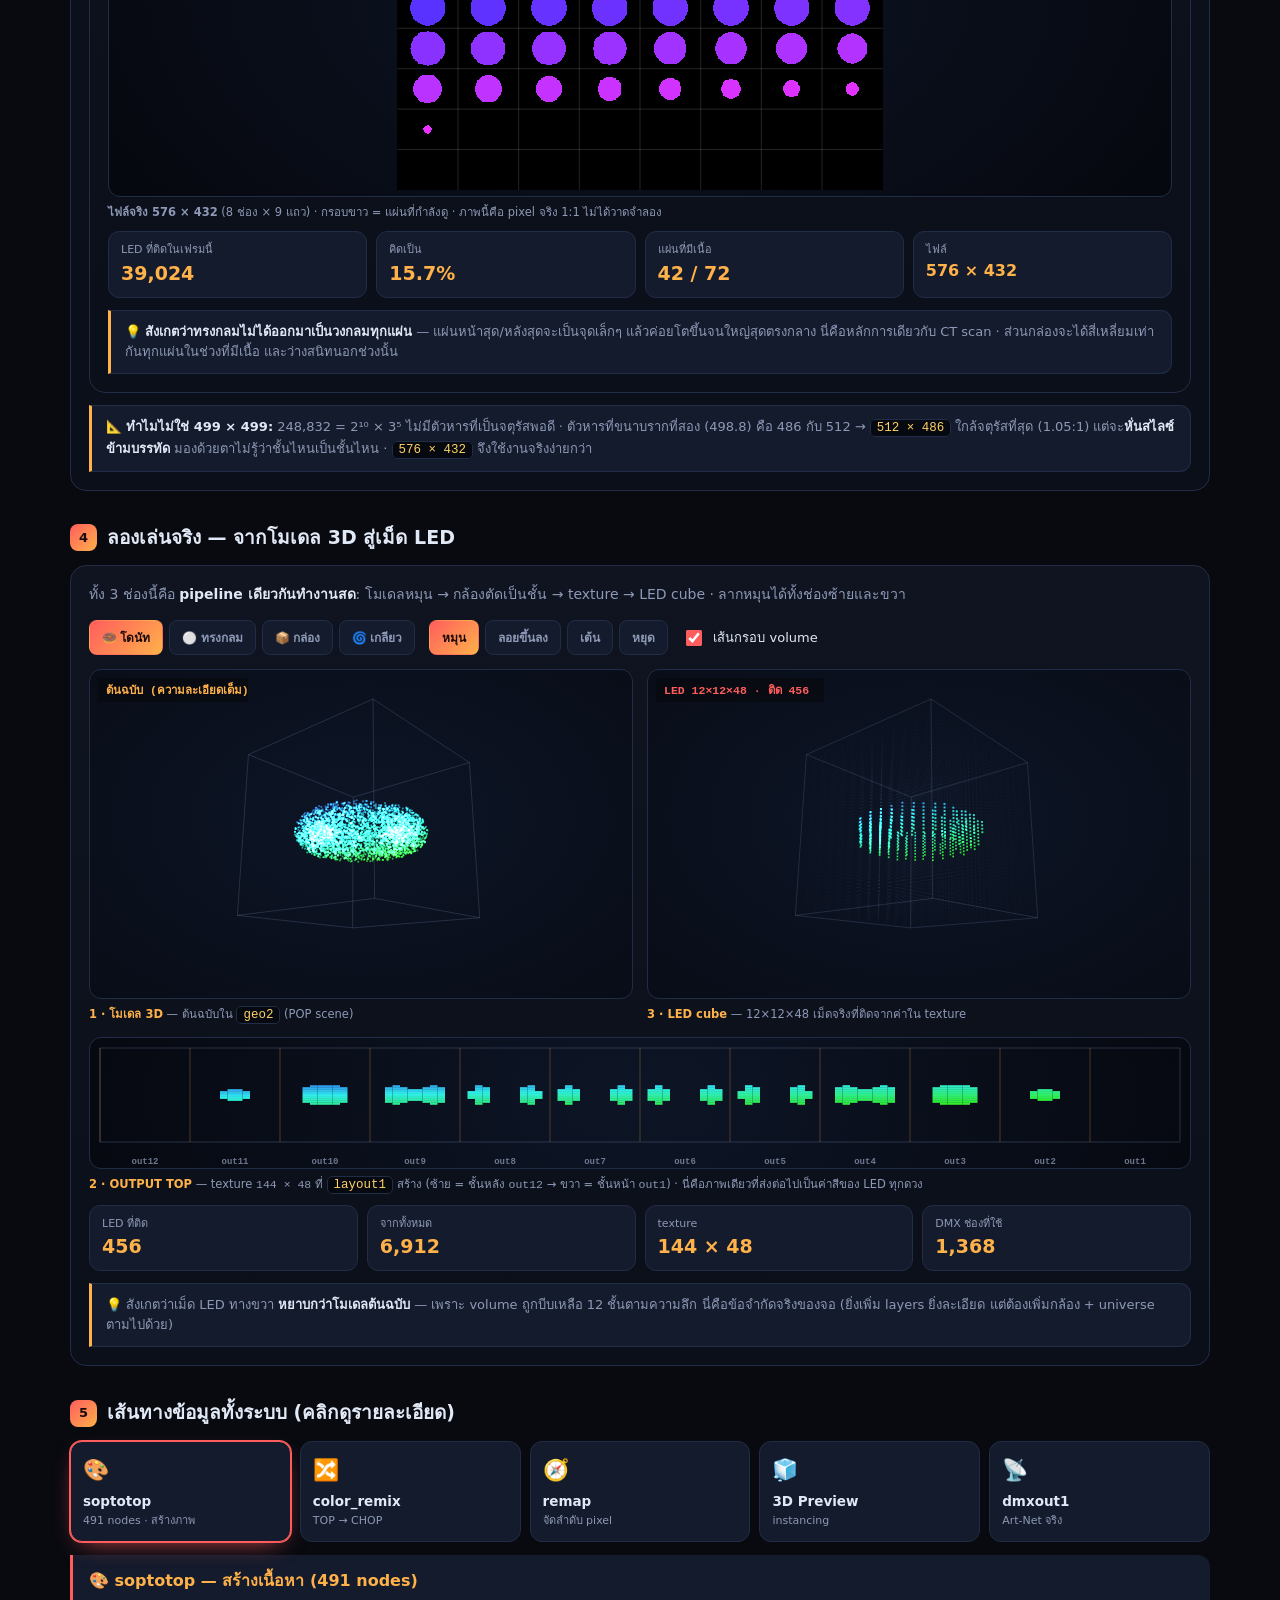
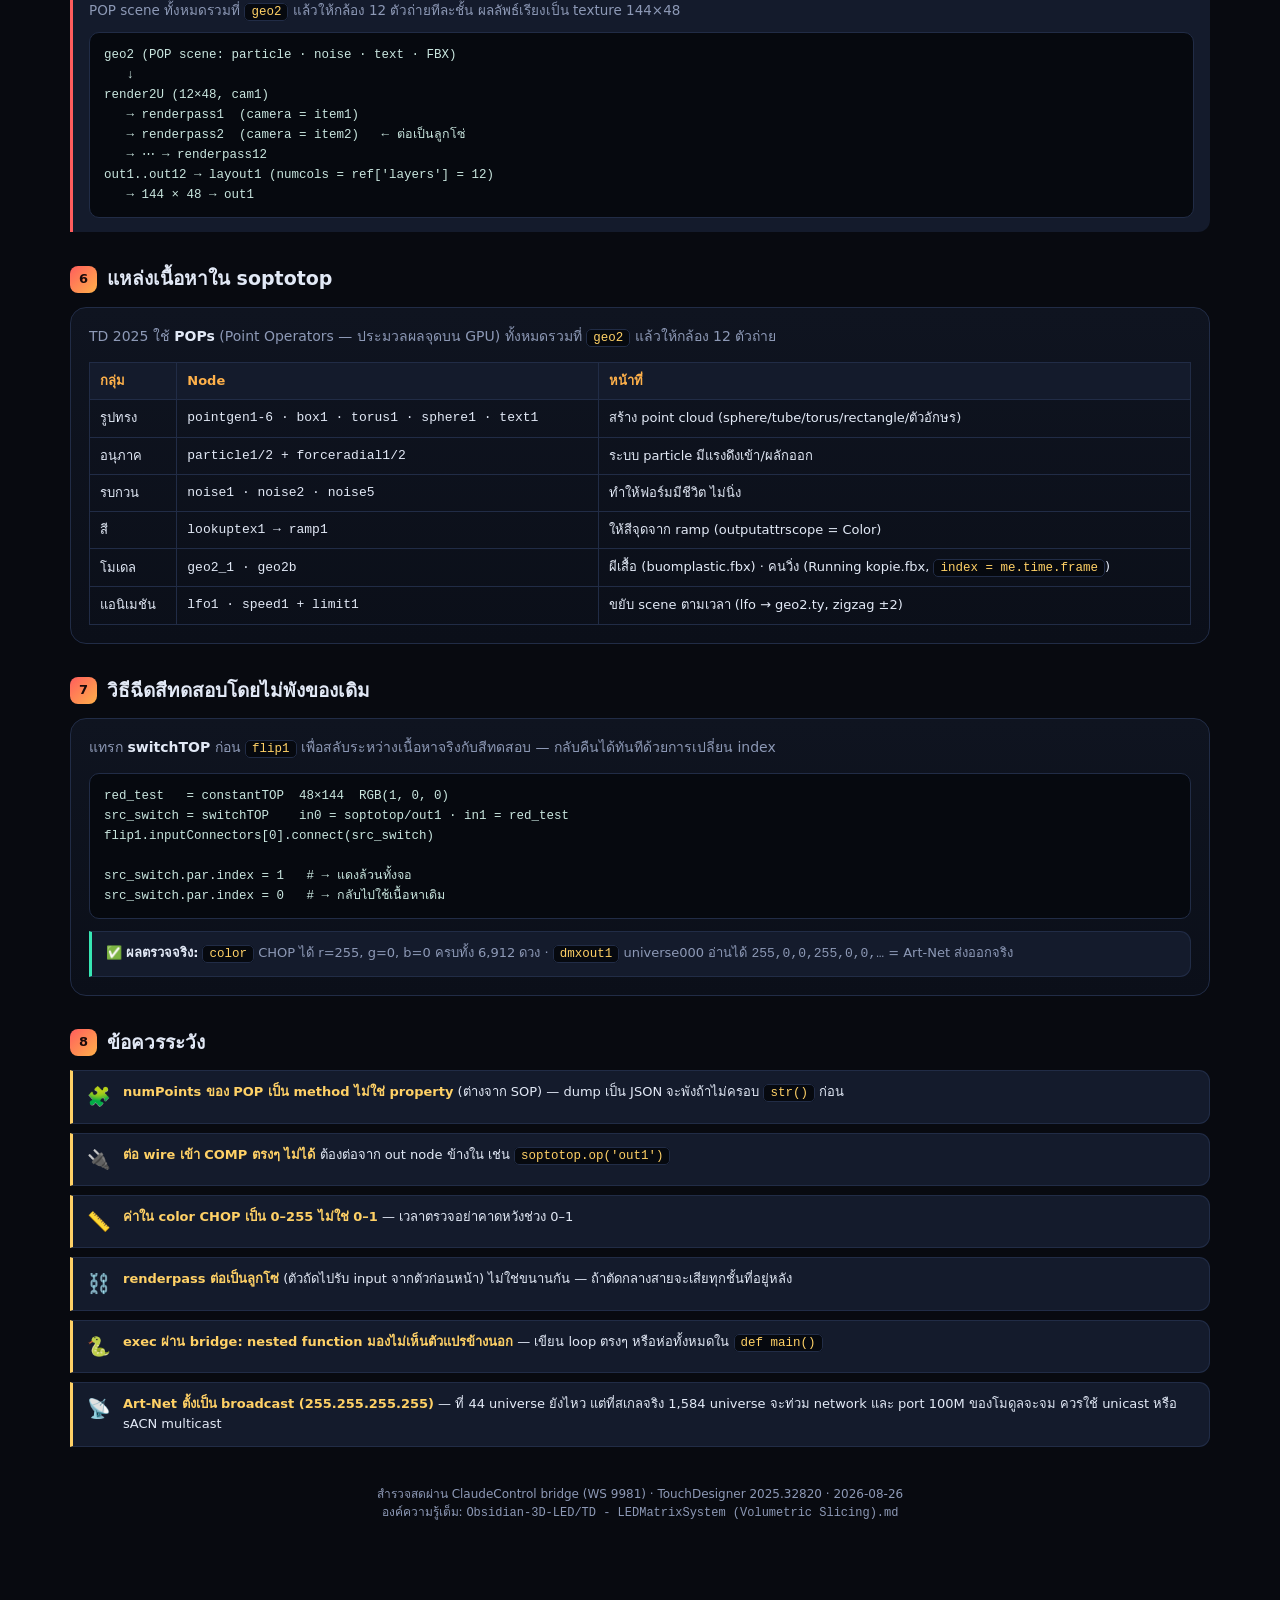
<file: system.html>
<!DOCTYPE html>
<html lang="th">
<head>
<meta charset="UTF-8">
<meta name="viewport" content="width=device-width, initial-scale=1.0">
<title>LEDMatrixSystem — หลักการทำงาน</title>
<style>
  :root{
    --bg:#080a10; --panel:#0f1420; --panel2:#141b2c; --line:#212c46;
    --txt:#e2e9f6; --muted:#8d99b6; --accent:#ff5d5d; --accent2:#ffb14a; --cool:#4aa8ff;
    --ok:#37e6b4; --warn:#ffd166;
  }
  *{box-sizing:border-box}
  html,body{margin:0;padding:0}
  body{background:radial-gradient(1100px 640px at 72% -12%,#1a1220 0%,var(--bg) 58%);
    color:var(--txt);font-family:"Segoe UI",Tahoma,system-ui,sans-serif;line-height:1.55}
  .wrap{max-width:1180px;margin:0 auto;padding:24px 20px 90px}
  header.hero{text-align:center;padding:18px 10px 6px}
  .kicker{letter-spacing:.26em;font-size:11.5px;color:var(--accent);text-transform:uppercase;font-weight:700}
  h1{font-size:clamp(25px,3.8vw,42px);margin:.22em 0 .1em;
     background:linear-gradient(90deg,#fff,var(--accent) 52%,var(--accent2));-webkit-background-clip:text;background-clip:text;-webkit-text-fill-color:transparent}
  .sub{color:var(--muted);max-width:750px;margin:.4em auto 0;font-size:14.5px}
  .badges{display:flex;gap:8px;justify-content:center;flex-wrap:wrap;margin:14px 0 4px}
  .badge{background:var(--panel2);border:1px solid var(--line);border-radius:999px;padding:5px 12px;font-size:12px;color:var(--muted)}
  .badge b{color:var(--accent2)}
  section{margin-top:32px}
  .h2{display:flex;align-items:center;gap:10px;font-size:19px;font-weight:700;margin:0 0 13px}
  .h2 .n{min-width:27px;height:27px;padding:0 7px;border-radius:8px;background:linear-gradient(135deg,var(--accent),var(--accent2));
    color:#1a0a0a;display:grid;place-items:center;font-size:13px;font-weight:800}
  .card{background:linear-gradient(180deg,var(--panel),#0b0f19);border:1px solid var(--line);border-radius:16px;padding:18px}
  .lead{color:var(--muted);font-size:14px;margin:0 0 14px}
  .lead b{color:var(--txt)}

  .g2{display:grid;grid-template-columns:1.25fr .95fr;gap:18px}
  @media(max-width:900px){.g2{grid-template-columns:1fr}}
  canvas{width:100%;display:block;border-radius:12px;border:1px solid var(--line);
    background:radial-gradient(600px 380px at 50% 45%,#0d1526,#06080f)}
  #slicer{height:420px;cursor:grab}#slicer:active{cursor:grabbing}
  #atlas{height:150px}
  #pack{height:430px;cursor:pointer}
  #shp3d,#shpSlice{height:300px}
  #shp3d{cursor:grab}#shp3d:active{cursor:grabbing}
  #shpSheet{height:390px;image-rendering:pixelated;margin-top:12px}
  button.dl{background:var(--panel2);border:1px solid var(--line);color:var(--accent2);border-radius:8px;
    padding:7px 13px;font-size:12px;font-weight:700;cursor:pointer;font-family:inherit}
  button.dl:hover{border-color:var(--accent2);color:var(--txt)}
  .ctl{margin-bottom:13px}
  .ctl label{display:flex;justify-content:space-between;font-size:12.5px;color:var(--muted);margin-bottom:5px}
  .ctl label b{color:var(--accent2);font-variant-numeric:tabular-nums}
  input[type=range]{width:100%;accent-color:var(--accent)}
  .seg{display:flex;gap:6px;flex-wrap:wrap}
  .seg button{background:var(--panel2);border:1px solid var(--line);color:var(--muted);border-radius:8px;
    padding:7px 12px;font-size:12px;font-weight:700;cursor:pointer;transition:.12s}
  .seg button:hover{color:var(--txt);border-color:var(--accent2)}
  .seg button.on{background:linear-gradient(135deg,var(--accent),var(--accent2));color:#1a0a0a;border-color:transparent}
  .toggle{display:flex;align-items:center;gap:8px;font-size:13px;cursor:pointer;user-select:none;margin-bottom:8px}
  .toggle input{accent-color:var(--accent);width:16px;height:16px}
  .note{background:var(--panel2);border:1px solid var(--line);border-left:3px solid var(--accent2);
    border-radius:0 11px 11px 0;padding:11px 14px;font-size:13px;color:var(--muted);margin-top:12px}
  .note b{color:var(--txt)}
  .stat{background:var(--panel2);border:1px solid var(--line);border-radius:11px;padding:9px 12px}
  .stat .k{font-size:11px;color:var(--muted)}
  .stat .v{font-size:19px;font-weight:800;color:var(--accent2);font-variant-numeric:tabular-nums}
  .stats{display:grid;grid-template-columns:repeat(auto-fit,minmax(120px,1fr));gap:9px;margin-top:10px}

  /* live demo */
  .democtl{display:flex;gap:14px;flex-wrap:wrap;align-items:center;margin-bottom:14px}
  .demo3{display:grid;grid-template-columns:1fr 1fr;gap:14px}
  @media(max-width:820px){.demo3{grid-template-columns:1fr}}
  .dcell .cap{font-size:11.5px;color:var(--muted);margin-top:7px;line-height:1.5}
  .dcell .cap b{color:var(--accent2)}
  #scene3d,#ledcube{height:330px;cursor:grab}
  #scene3d:active,#ledcube:active{cursor:grabbing}
  #texout{height:132px;image-rendering:pixelated}

  /* pipeline */
  .pipe{display:grid;grid-template-columns:repeat(5,1fr);gap:9px}
  @media(max-width:900px){.pipe{grid-template-columns:1fr 1fr}}
  .st{background:var(--panel2);border:1px solid var(--line);border-radius:12px;padding:12px;cursor:pointer;transition:.15s}
  .st:hover{transform:translateY(-3px);border-color:var(--accent2)}
  .st.on{border-color:var(--accent);box-shadow:0 0 0 1px var(--accent),0 8px 26px -12px var(--accent)}
  .st .ic{font-size:21px}.st .nm{font-weight:700;font-size:13.5px;margin-top:5px}.st .ct{font-size:11px;color:var(--muted)}
  .detail{margin-top:13px;border-left:3px solid var(--accent);background:var(--panel2);border-radius:0 12px 12px 0;padding:14px 16px;min-height:74px}
  .detail h4{margin:0 0 6px;color:var(--accent2)}
  pre{background:#06090f;border:1px solid var(--line);border-radius:10px;padding:12px 14px;overflow-x:auto;
    font-size:12.5px;color:#c9e6df;margin:10px 0 0;line-height:1.6}
  code{background:#06090f;border:1px solid var(--line);border-radius:5px;padding:1px 6px;color:var(--warn);font-size:12.5px}
  table{width:100%;border-collapse:collapse;font-size:13px;margin-top:4px}
  th,td{border:1px solid var(--line);padding:8px 10px;text-align:left}
  th{background:var(--panel2);color:var(--accent2)}
  .mono{font-family:Consolas,monospace}
  .gotcha{display:flex;flex-direction:column;gap:9px}
  .grow{display:flex;gap:12px;background:var(--panel2);border:1px solid var(--line);border-left:3px solid var(--warn);
    border-radius:0 11px 11px 0;padding:11px 14px;font-size:13px}
  .grow .gi{font-size:19px}.grow b{color:var(--warn)}
  footer{text-align:center;color:var(--muted);font-size:12px;margin-top:38px}
</style>
<link rel="stylesheet" href="assets/lmx.css?v=3">
<script src="assets/i18n.js?v=3"></script>
<script src="assets/lmx.js?v=3"></script>
</head>
<body>
<div class="wrap">

  <header class="hero">
    <div class="kicker">TouchDesigner 2025 · LEDMatrixSystem.toe · 977 nodes</div>
    <h1>Volumetric Slicing</h1>
    <p class="sub">ระบบจอ LED สามมิติที่ทำงานจริง — ใส่ภาพ 3D เข้า LED cube ด้วยการวางกล้อง 12 ตัวซ้อนกัน ตัด volume เป็นชั้นๆ แล้วเรียงเป็น texture แผ่นเดียว ส่งออก Art-Net</p>
    <div class="badges">
      <span class="badge">grid <b>12×12×48</b></span>
      <span class="badge"><b>6,912</b> LED</span>
      <span class="badge">texture <b>144×48</b></span>
      <span class="badge"><b>44</b> universe</span>
      <span class="badge"><b>25</b> fps Art-Net</span>
    </div>
  </header>

  <!-- ========= 1. THE BIG IDEA ========= -->
  <section>
    <div class="h2"><span class="n">1</span> แนวคิดหลัก — ตัด volume เป็น 12 ชั้น</div>
    <div class="card g2">
      <div>
        <canvas id="slicer"></canvas>
        <div style="font-size:12px;color:var(--muted);margin-top:8px">🖱️ ลากเพื่อหมุนดู · กล้องแต่ละตัวเห็นเฉพาะ "แผ่นบาง" ที่ความลึกของตัวเอง</div>
      </div>
      <div>
        <div class="ctl"><label>ชั้นที่กำลังถ่าย <b id="vLayer">ทั้งหมด</b></label>
          <input type="range" id="rLayer" min="0" max="12" value="0"></div>
        <div class="ctl"><label>จำนวนชั้น (layers) <b id="vLayers">12</b></label>
          <input type="range" id="rLayers" min="4" max="24" value="12"></div>
        <label class="toggle"><input type="checkbox" id="cSlab" checked> แสดงระนาบ near/far ของกล้อง</label>
        <label class="toggle"><input type="checkbox" id="cCam" checked> แสดงกล้อง</label>
        <label class="toggle"><input type="checkbox" id="cRot" checked> หมุนอัตโนมัติ</label>
        <div class="note" style="margin-top:14px">
          กล้องทุกตัวใช้ expression เดียวกัน โดย <code>me.digits</code> คือเลขท้ายชื่อ node:
          <pre>near = (me.digits-1)*(1/12)
far  = (me.digits)*(1/12)
projection = ortho · orthowidth = 1.0 · tz = 0.5</pre>
        </div>
        <div class="stats" id="sliceStats"></div>
      </div>
    </div>
  </section>

  <!-- ========= 2. SLICES -> ATLAS ========= -->
  <section>
    <div class="h2"><span class="n">2</span> เรียง 12 ชั้นเป็น texture แผ่นเดียว</div>
    <div class="card">
      <p class="lead"><code>layout1</code> รับ 12 ภาพ (เรียงกลับหลัง: <b>out12 → out1</b>) ต่อกันในแนวนอน → ได้ texture <b>144 × 48</b> ซึ่งมีจำนวน pixel เท่ากับจำนวน LED พอดี</p>
      <canvas id="atlas"></canvas>
      <div class="stats">
        <div class="stat"><div class="k">1 slice</div><div class="v">12 × 48</div></div>
        <div class="stat"><div class="k">จำนวน slice</div><div class="v">12</div></div>
        <div class="stat"><div class="k">texture รวม</div><div class="v">144 × 48</div></div>
        <div class="stat"><div class="k">= pixel</div><div class="v">6,912</div></div>
      </div>
      <div class="note">💡 <b>renderpassTOP</b> คือกุญแจของ performance — แทนที่จะสร้าง renderTOP 12 ตัว ระบบใช้ <code>render2U</code> เป็นฐานแล้วต่อ <code>renderpass1..12</code> เป็นลูกโซ่ เปลี่ยนแค่กล้อง (<code>item1..item12</code>) จึงเร็วกว่ามาก</div>
    </div>
  </section>

  <!-- ========= 3. REAL SCALE / CONTENT SPEC ========= -->
  <section>
    <div class="h2"><span class="n">3</span> ของจริงคือ 72×72×48 — เตรียมคอนเทนต์ยังไง</div>
    <div class="card">
      <p class="lead">ที่อธิบายมาข้างบนคือสเกลต้นแบบ 12 ชั้น · <b>ของจริงที่จะติดตั้งคือ 72 (กว้าง) × 72 (ลึก) × 48 (สูง) = 248,832 ดวง</b><br>
        คอนเทนต์จึงถูกหั่นเป็น <b>สไลซ์ขนาด 72 × 48 จำนวน 72 แผ่น</b> (แผ่นละ 1 ระดับความลึก) — ถ้าวางต่อกันเป็นแถวเดียวจะได้ภาพยาว <b>5,184 × 48</b> ซึ่งยาวเกินไปจนใช้งานลำบาก
        <b>เอามาเรียงใหม่เป็นตาราง 8 × 9 ได้ภาพ 576 × 432</b> — จำนวน pixel เท่าเดิมเป๊ะ แต่ทรงใกล้เคียงจตุรัส ทำงาน/พรีวิว/เข้ารหัสวิดีโอง่ายกว่ามาก</p>

      <div class="g2">
        <div>
          <canvas id="pack"></canvas>
          <div style="font-size:12px;color:var(--muted);margin-top:8px">🖱️ คลิกช่องไหนก็ได้เพื่อดูว่ามันคือชั้นความลึกไหน · แถบบน = ภาพยาวแบบเดิม</div>
        </div>
        <div>
          <div class="ctl"><label>รูปแบบการเรียง <b id="vPack">8 × 9</b></label></div>
          <div class="seg" id="packSeg" style="margin-bottom:12px">
            <button data-c="8" data-r="9" class="on">8 × 9</button>
            <button data-c="6" data-r="12">6 × 12</button>
            <button data-c="12" data-r="6">12 × 6</button>
            <button data-c="72" data-r="1">แถบยาว</button>
          </div>
          <div class="ctl"><label>ชั้นความลึกที่เลือก <b id="vSlice">1 / 72</b></label>
            <input type="range" id="rSlice" min="1" max="72" value="1"></div>
          <label class="toggle"><input type="checkbox" id="cPlay"> ไล่ชั้นอัตโนมัติ</label>
          <div class="stats">
            <div class="stat"><div class="k">ขนาดภาพที่ต้องส่ง</div><div class="v" id="sPack" style="font-size:16px">576 × 432</div></div>
            <div class="stat"><div class="k">สัดส่วน</div><div class="v" id="sAr" style="font-size:16px">1.33 : 1</div></div>
            <div class="stat"><div class="k">1 สไลซ์</div><div class="v" style="font-size:16px">72 × 48</div></div>
            <div class="stat"><div class="k">pixel รวม</div><div class="v" style="font-size:16px">248,832</div></div>
          </div>
          <div class="note" id="packNote"><b>8 × 9 = 576 × 432</b> — ลงตัวพอดี ไม่มีช่องว่าง และใกล้จตุรัสที่สุดในบรรดาแบบที่ไม่เหลือเศษ</div>
        </div>
      </div>

      <div style="margin-top:18px">
        <table>
          <tr><th>สิ่งที่ต้องส่ง</th><th>ค่า</th><th>หมายเหตุ</th></tr>
          <tr><td>ขนาดภาพ / วิดีโอ</td><td><b>576 × 432 px</b></td><td>ห้ามย่อ-ขยาย · 1 pixel = 1 ดวง LED เป๊ะๆ</td></tr>
          <tr><td>ขนาด 1 ช่อง (tile)</td><td><b>72 × 48 px</b></td><td>72 = แกนกว้างของจอ · 48 = แกนสูง</td></tr>
          <tr><td>จำนวนช่อง</td><td><b>8 คอลัมน์ × 9 แถว = 72</b></td><td>ครบพอดี ไม่มีช่องว่าง</td></tr>
          <tr><td>ลำดับการอ่าน</td><td><b>ซ้าย→ขวา แล้วลงแถวถัดไป</b></td><td>ช่องบนซ้าย = ชั้นที่ 1 · ช่องล่างขวา = ชั้นที่ 72</td></tr>
          <tr><td>ความหมายของแต่ละช่อง</td><td><b>1 ช่อง = 1 ระดับความลึก</b></td><td>ไล่จากด้านหนึ่งของห้องไปอีกด้าน</td></tr>
          <tr><td>เฟรมเรต</td><td><b>25–60 fps</b></td><td>ส่ง image sequence (PNG) หรือวิดีโอที่ไม่บีบสีแรง</td></tr>
          <tr><td>สี</td><td><b>sRGB · ไม่มี alpha</b></td><td>ดำสนิท = ดวงนั้นดับ</td></tr>
        </table>
      </div>

      <div class="note">🧭 <b>เช็คทิศทางความลึกก่อนเริ่มงานจริง</b> — ส่งไฟล์ทดสอบที่ชั้นที่ 1 เป็นสีแดงล้วน ชั้นที่ 72 เป็นสีน้ำเงินล้วน ที่เหลือดำ
        แล้วดูของจริงว่าแดงอยู่ด้านหน้าหรือด้านหลัง ถ้ากลับด้านให้สลับลำดับ tile ที่ปลายทาง (แก้ที่ระบบ ไม่ต้องรื้อคอนเทนต์)</div>


      <div class="card" style="margin-top:16px">
        <div style="font-weight:700;font-size:15px;margin-bottom:4px">🧪 ตัวอย่างจริง — รูปทรง 3D → 72 แผ่น → 576 × 432</div>
        <p class="lead">เลือกทรงแล้วดูว่ามันถูกหั่นออกมาหน้าตายังไง · ภาพขวาล่างคือ<b>ไฟล์จริงขนาด 576 × 432</b> ที่จะส่งเข้าระบบ (กดดาวน์โหลดเอาไปเปิดใน After Effects / Photoshop ดูได้เลย)</p>

        <div class="seg" id="shpSeg" style="margin-bottom:10px">
          <button data-s="sphere" class="on">⚪ ทรงกลม</button>
          <button data-s="box">📦 กล่อง</button>
          <button data-s="cyl">🛢️ กระบอก</button>
          <button data-s="torus">🍩 โดนัท</button>
        </div>
        <div class="democtl">
          <label class="toggle" style="margin:0"><input type="checkbox" id="shpShell"> เปลือกบาง (กลวง)</label>
          <label class="toggle" style="margin:0"><input type="checkbox" id="shpDepthCol" checked> ไล่สีตามความลึก</label>
          <label class="toggle" style="margin:0"><input type="checkbox" id="shpPlay"> ไล่แผ่นอัตโนมัติ</label>
          <button class="dl" id="shpDl">⬇ ดาวน์โหลด PNG 576 × 432</button>
        </div>

        <div class="demo3">
          <div class="dcell">
            <canvas id="shp3d"></canvas>
            <div class="cap">🖱️ ลากหมุนได้ · <b>ทรงจริงในก้อน LED 72×72×48</b> · ระนาบสีขาว = แผ่นที่กำลังดู</div>
          </div>
          <div class="dcell">
            <canvas id="shpSlice"></canvas>
            <div class="cap"><b>แผ่นที่กำลังดู ขยายใหญ่</b> — ขนาดจริง 72 × 48 pixel = 1 ช่องในไฟล์</div>
          </div>
        </div>

        <div class="ctl" style="margin-top:14px"><label>แผ่นที่ (ความลึก) <b id="shpV">1 / 72</b></label>
          <input type="range" id="shpR" min="1" max="72" value="1"></div>

        <canvas id="shpSheet"></canvas>
        <div class="cap" style="font-size:11.5px;color:var(--muted);margin-top:7px">
          <b>ไฟล์จริง 576 × 432</b> (8 ช่อง × 9 แถว) · กรอบขาว = แผ่นที่กำลังดู · ภาพนี้คือ pixel จริง 1:1 ไม่ได้วาดจำลอง</div>

        <div class="stats">
          <div class="stat"><div class="k">LED ที่ติดในเฟรมนี้</div><div class="v" id="shpLit">—</div></div>
          <div class="stat"><div class="k">คิดเป็น</div><div class="v" id="shpPct">—</div></div>
          <div class="stat"><div class="k">แผ่นที่มีเนื้อ</div><div class="v" id="shpNonEmpty">—</div></div>
          <div class="stat"><div class="k">ไฟล์</div><div class="v" style="font-size:16px">576 × 432</div></div>
        </div>

        <div class="note">💡 <b>สังเกตว่าทรงกลมไม่ได้ออกมาเป็นวงกลมทุกแผ่น</b> — แผ่นหน้าสุด/หลังสุดจะเป็นจุดเล็กๆ แล้วค่อยโตขึ้นจนใหญ่สุดตรงกลาง
          นี่คือหลักการเดียวกับ CT scan · ส่วนกล่องจะได้สี่เหลี่ยมเท่ากันทุกแผ่นในช่วงที่มีเนื้อ และว่างสนิทนอกช่วงนั้น</div>
      </div>
      <div class="note">📐 <b>ทำไมไม่ใช่ 499 × 499:</b> 248,832 = 2¹⁰ × 3⁵ ไม่มีตัวหารที่เป็นจตุรัสพอดี · ตัวหารที่ขนาบรากที่สอง (498.8) คือ 486 กับ 512
        → <code>512 × 486</code> ใกล้จตุรัสที่สุด (1.05:1) แต่จะ<b>หั่นสไลซ์ข้ามบรรทัด</b> มองด้วยตาไม่รู้ว่าชั้นไหนเป็นชั้นไหน · <code>576 × 432</code> จึงใช้งานจริงง่ายกว่า</div>
    </div>
  </section>

  <!-- ========= 4. LIVE DEMO ========= -->
  <section>
    <div class="h2"><span class="n">4</span> ลองเล่นจริง — จากโมเดล 3D สู่เม็ด LED</div>
    <div class="card">
      <p class="lead">ทั้ง 3 ช่องนี้คือ <b>pipeline เดียวกันทำงานสด</b>: โมเดลหมุน → กล้องตัดเป็นชั้น → texture → LED cube · ลากหมุนได้ทั้งช่องซ้ายและขวา</p>
      <div class="democtl">
        <div class="seg" id="dShape">
          <button data-v="torus" class="on">🍩 โดนัท</button>
          <button data-v="sphere">⚪ ทรงกลม</button>
          <button data-v="box">📦 กล่อง</button>
          <button data-v="helix">🌀 เกลียว</button>
        </div>
        <div class="seg" id="dMove">
          <button data-v="spin" class="on">หมุน</button>
          <button data-v="bob">ลอยขึ้นลง</button>
          <button data-v="pulse">เต้น</button>
          <button data-v="stop">หยุด</button>
        </div>
        <label class="toggle" style="margin:0"><input type="checkbox" id="dWire" checked> เส้นกรอบ volume</label>
      </div>
      <div class="demo3">
        <div class="dcell">
          <canvas id="scene3d"></canvas>
          <div class="cap"><b>1 · โมเดล 3D</b> — ต้นฉบับใน <code>geo2</code> (POP scene)</div>
        </div>
        <div class="dcell">
          <canvas id="ledcube"></canvas>
          <div class="cap"><b>3 · LED cube</b> — 12×12×48 เม็ดจริงที่ติดจากค่าใน texture</div>
        </div>
      </div>
      <div class="dcell" style="margin-top:12px">
        <canvas id="texout"></canvas>
        <div class="cap"><b>2 · OUTPUT TOP</b> — texture <span class="mono">144 × 48</span> ที่ <code>layout1</code> สร้าง (ซ้าย = ชั้นหลัง <span class="mono">out12</span> → ขวา = ชั้นหน้า <span class="mono">out1</span>) · นี่คือภาพเดียวที่ส่งต่อไปเป็นค่าสีของ LED ทุกดวง</div>
      </div>
      <div class="stats" id="demoStats"></div>
      <div class="note">💡 สังเกตว่าเม็ด LED ทางขวา <b>หยาบกว่าโมเดลต้นฉบับ</b> — เพราะ volume ถูกบีบเหลือ 12 ชั้นตามความลึก นี่คือข้อจำกัดจริงของจอ (ยิ่งเพิ่ม layers ยิ่งละเอียด แต่ต้องเพิ่มกล้อง + universe ตามไปด้วย)</div>
    </div>
  </section>

  <!-- ========= 4. PIPELINE ========= -->
  <section>
    <div class="h2"><span class="n">5</span> เส้นทางข้อมูลทั้งระบบ (คลิกดูรายละเอียด)</div>
    <div class="pipe" id="pipe">
      <div class="st on" data-k="content"><div class="ic">🎨</div><div class="nm">soptotop</div><div class="ct">491 nodes · สร้างภาพ</div></div>
      <div class="st" data-k="color"><div class="ic">🔀</div><div class="nm">color_remix</div><div class="ct">TOP → CHOP</div></div>
      <div class="st" data-k="remap"><div class="ic">🧭</div><div class="nm">remap</div><div class="ct">จัดลำดับ pixel</div></div>
      <div class="st" data-k="preview"><div class="ic">🧊</div><div class="nm">3D Preview</div><div class="ct">instancing</div></div>
      <div class="st" data-k="artnet"><div class="ic">📡</div><div class="nm">dmxout1</div><div class="ct">Art-Net จริง</div></div>
    </div>
    <div class="detail" id="detail"></div>
  </section>

  <!-- ========= 4. CONTENT SOURCES ========= -->
  <section>
    <div class="h2"><span class="n">6</span> แหล่งเนื้อหาใน soptotop</div>
    <div class="card">
      <p class="lead">TD 2025 ใช้ <b>POPs</b> (Point Operators — ประมวลผลจุดบน GPU) ทั้งหมดรวมที่ <code>geo2</code> แล้วให้กล้อง 12 ตัวถ่าย</p>
      <table>
        <tr><th>กลุ่ม</th><th>Node</th><th>หน้าที่</th></tr>
        <tr><td>รูปทรง</td><td class="mono">pointgen1-6 · box1 · torus1 · sphere1 · text1</td><td>สร้าง point cloud (sphere/tube/torus/rectangle/ตัวอักษร)</td></tr>
        <tr><td>อนุภาค</td><td class="mono">particle1/2 + forceradial1/2</td><td>ระบบ particle มีแรงดึงเข้า/ผลักออก</td></tr>
        <tr><td>รบกวน</td><td class="mono">noise1 · noise2 · noise5</td><td>ทำให้ฟอร์มมีชีวิต ไม่นิ่ง</td></tr>
        <tr><td>สี</td><td class="mono">lookuptex1 → ramp1</td><td>ให้สีจุดจาก ramp (outputattrscope = Color)</td></tr>
        <tr><td>โมเดล</td><td class="mono">geo2_1 · geo2b</td><td>ผีเสื้อ (buomplastic.fbx) · คนวิ่ง (Running kopie.fbx, <code>index = me.time.frame</code>)</td></tr>
        <tr><td>แอนิเมชัน</td><td class="mono">lfo1 · speed1 + limit1</td><td>ขยับ scene ตามเวลา (lfo → geo2.ty, zigzag ±2)</td></tr>
      </table>
    </div>
  </section>

  <!-- ========= 5. TEST ========= -->
  <section>
    <div class="h2"><span class="n">7</span> วิธีฉีดสีทดสอบโดยไม่พังของเดิม</div>
    <div class="card">
      <p class="lead">แทรก <b>switchTOP</b> ก่อน <code>flip1</code> เพื่อสลับระหว่างเนื้อหาจริงกับสีทดสอบ — กลับคืนได้ทันทีด้วยการเปลี่ยน index</p>
      <pre>red_test   = constantTOP  48×144  RGB(1, 0, 0)
src_switch = switchTOP    in0 = soptotop/out1 · in1 = red_test
flip1.inputConnectors[0].connect(src_switch)

src_switch.par.index = 1   # → แดงล้วนทั้งจอ
src_switch.par.index = 0   # → กลับไปใช้เนื้อหาเดิม</pre>
      <div class="note" style="border-left-color:var(--ok)">✅ <b>ผลตรวจจริง:</b> <code>color</code> CHOP ได้ r=255, g=0, b=0 ครบทั้ง 6,912 ดวง · <code>dmxout1</code> universe000 อ่านได้ <span class="mono">255,0,0,255,0,0,…</span> = Art-Net ส่งออกจริง</div>
    </div>
  </section>

  <!-- ========= 6. GOTCHAS ========= -->
  <section>
    <div class="h2"><span class="n">8</span> ข้อควรระวัง</div>
    <div class="gotcha" id="gotchas"></div>
  </section>

  <footer>
    สำรวจสดผ่าน ClaudeControl bridge (WS 9981) · TouchDesigner 2025.32820 · 2026-08-26<br>
    องค์ความรู้เต็ม: <span class="mono">Obsidian-3D-LED/TD - LEDMatrixSystem (Volumetric Slicing).md</span>
  </footer>
</div>

<script>
/* ============ 1. SLICER 3D ============ */
const cv=document.getElementById('slicer'), cx=cv.getContext('2d');
const ac=document.getElementById('atlas'), ax=ac.getContext('2d');
let W=0,H=0,DPR=1,AW=0,AH=0;
const S={yaw:0.62,pitch:-0.32,drag:false,lx:0,ly:0,auto:true,layer:0,layers:12,slab:true,cam:true,t:0};
function rs(){DPR=Math.min(devicePixelRatio||1,2);W=cv.clientWidth;H=cv.clientHeight;
  if(!W)return;cv.width=W*DPR;cv.height=H*DPR;cx.setTransform(DPR,0,0,DPR,0,0);}
addEventListener('resize',()=>{rs();rsA();});
function pr(x,y,z){
  const cy=Math.cos(S.yaw),sy=Math.sin(S.yaw),cp=Math.cos(S.pitch),sp=Math.sin(S.pitch);
  let x1=x*cy-z*sy, z1=x*sy+z*cy, y1=y*cp-z1*sp, z2=y*sp+z1*cp;
  const f=Math.min(W,H)*1.15, s=f/(3.4-z2);
  return [W/2+x1*s, H/2-y1*s, s, z2];
}
/* content: a swirl of points standing in for the POP scene */
const PTS=[];
for(let i=0;i<1400;i++){
  const t=i/1400, a=t*Math.PI*7, r=0.16+0.3*Math.sin(t*Math.PI*2.2);
  PTS.push({x:Math.cos(a)*r, y:(t-0.5)*1.55, z:Math.sin(a)*r, h:t});
}
function hsl(h,s,l){return 'hsl('+Math.round(h*360)+','+s+'%,'+l+'%)';}
function drawSlicer(){
  if(!W){rs();if(!W)return;}
  cx.clearRect(0,0,W,H);
  S.t+=0.016; if(S.auto&&!S.drag)S.yaw+=0.004;
  const L=S.layers, sel=S.layer;
  /* volume wire cube */
  const C=[[-.5,-.8,-.5],[.5,-.8,-.5],[.5,.8,-.5],[-.5,.8,-.5],
           [-.5,-.8,.5],[.5,-.8,.5],[.5,.8,.5],[-.5,.8,.5]].map(p=>pr(p[0],p[1],p[2]));
  cx.strokeStyle='rgba(120,140,180,.28)';cx.lineWidth=1;
  cx.beginPath();
  for(const[a,b]of[[0,1],[1,2],[2,3],[3,0],[4,5],[5,6],[6,7],[7,4],[0,4],[1,5],[2,6],[3,7]]){
    cx.moveTo(C[a][0],C[a][1]);cx.lineTo(C[b][0],C[b][1]);}
  cx.stroke();
  /* slab planes */
  if(S.slab){
    for(let i=0;i<L;i++){
      const z=-0.5+(i+0.5)/L, on=(sel===0||sel===i+1);
      const q=[[-.5,-.8,z],[.5,-.8,z],[.5,.8,z],[-.5,.8,z]].map(p=>pr(p[0],p[1],p[2]));
      cx.beginPath();cx.moveTo(q[0][0],q[0][1]);
      for(let k=1;k<4;k++)cx.lineTo(q[k][0],q[k][1]);
      cx.closePath();
      cx.fillStyle=on?'rgba(255,93,93,.11)':'rgba(120,140,180,.03)';
      cx.fill();
      cx.strokeStyle=on?'rgba(255,177,74,.75)':'rgba(120,140,180,.14)';
      cx.lineWidth=on?1.4:1;cx.stroke();
    }
  }
  /* points, coloured by which slab they fall in */
  const proj=PTS.map(p=>({s:pr(p.x,p.y,p.z),p})).sort((a,b)=>a.s[3]-b.s[3]);
  for(const{s,p} of proj){
    if(s[2]<=0)continue;
    const idx=Math.min(L-1,Math.max(0,Math.floor((p.z+0.5)*L)));
    const on=(sel===0||sel===idx+1);
    cx.fillStyle=on?hsl(idx/L*0.82,85,62):'rgba(110,125,155,.16)';
    const r=Math.max(1,s[2]*0.0075)*(on?1.5:1);
    cx.beginPath();cx.arc(s[0],s[1],r,0,6.283);cx.fill();
  }
  /* cameras */
  if(S.cam){
    for(let i=0;i<L;i++){
      const z=-0.5+(i+0.5)/L, on=(sel===0||sel===i+1);
      const c=pr(0,0,z+1.35);
      if(c[2]<=0)continue;
      cx.fillStyle=on?'#ffb14a':'rgba(140,155,185,.3)';
      const s2=Math.max(3,c[2]*0.016);
      cx.fillRect(c[0]-s2/2,c[1]-s2/2,s2,s2*0.72);
      if(on&&sel!==0){
        const a=pr(0,0,z+1.3), b=pr(0,0,z);
        cx.strokeStyle='rgba(255,177,74,.6)';cx.lineWidth=1.2;
        cx.beginPath();cx.moveTo(a[0],a[1]);cx.lineTo(b[0],b[1]);cx.stroke();
      }
    }
  }
  /* caption */
  cx.font='700 13px Consolas,monospace';cx.textAlign='left';
  cx.fillStyle='rgba(8,10,16,.85)';cx.fillRect(10,10,236,44);
  cx.fillStyle='#ffb14a';
  cx.fillText(sel===0?('ทุกชั้น · '+L+' layers'):('item'+sel+'  (ชั้นที่ '+sel+'/'+L+')'),20,29);
  cx.fillStyle='#8d99b6';cx.font='600 11.5px Consolas,monospace';
  cx.fillText(sel===0?'ปรับสไลเดอร์เพื่อดูทีละชั้น':('near='+((sel-1)/L).toFixed(3)+'  far='+(sel/L).toFixed(3)),20,47);
  requestAnimationFrame(drawSlicer);
}
cv.addEventListener('pointerdown',e=>{S.drag=true;S.lx=e.clientX;S.ly=e.clientY;cv.setPointerCapture(e.pointerId)});
cv.addEventListener('pointermove',e=>{if(!S.drag)return;
  S.yaw+=(e.clientX-S.lx)*.008;S.pitch-=(e.clientY-S.ly)*.008;
  S.pitch=Math.max(-1.4,Math.min(1.0,S.pitch));S.lx=e.clientX;S.ly=e.clientY;});
cv.addEventListener('pointerup',()=>S.drag=false);
const bind=(id,vid,key,fmt)=>{const r=document.getElementById(id),v=document.getElementById(vid);
  const u=()=>{S[key]=+r.value;v.textContent=fmt(+r.value);stats();drawAtlas();};
  r.addEventListener('input',u);u();};
bind('rLayer','vLayer','layer',x=>x===0?'ทั้งหมด':('ชั้น '+x));
bind('rLayers','vLayers','layers',x=>x);
document.getElementById('cSlab').addEventListener('change',e=>S.slab=e.target.checked);
document.getElementById('cCam').addEventListener('change',e=>S.cam=e.target.checked);
document.getElementById('cRot').addEventListener('change',e=>S.auto=e.target.checked);
function stats(){
  const L=S.layers, w=12, h=48;
  document.getElementById('sliceStats').innerHTML=
     st('LED ทั้งหมด',(w*L*h).toLocaleString())
    +st('texture',(w*L)+' × '+h)
    +st('1 slice',w+' × '+h)
    +st('universe',Math.ceil(w*L*h*3/510));
  function st(k,v){return '<div class="stat"><div class="k">'+k+'</div><div class="v">'+v+'</div></div>';}
}
/* ============ 2. ATLAS STRIP ============ */
function rsA(){const d=Math.min(devicePixelRatio||1,2);AW=ac.clientWidth;AH=ac.clientHeight;
  if(!AW)return;ac.width=AW*d;ac.height=AH*d;ax.setTransform(d,0,0,d,0,0);drawAtlas();}
function drawAtlas(){
  if(!AW){rsA();if(!AW)return;}
  ax.clearRect(0,0,AW,AH);
  const L=S.layers, pad=14, w=(AW-pad*2)/L, h=AH-46;
  for(let i=0;i<L;i++){
    const x=pad+i*w, on=(S.layer===0||S.layer===L-i);
    /* slice content: sampled from the same swirl */
    ax.fillStyle=on?hsl((L-1-i)/L*0.82,80,26):'#131a2b';
    ax.fillRect(x+1,28,w-2,h);
    if(on){
      for(const p of PTS){
        const idx=Math.min(L-1,Math.floor((p.z+0.5)*L));
        if(idx!==L-1-i)continue;
        const px=x+1+(p.x+0.5)*(w-2), py=28+(0.5-p.y/1.6)*h;
        ax.fillStyle=hsl(idx/L*0.82,90,66);
        ax.fillRect(px,py,1.6,1.6);
      }
    }
    ax.strokeStyle=on?'rgba(255,177,74,.8)':'rgba(33,44,70,1)';
    ax.lineWidth=1;ax.strokeRect(x+1,28,w-2,h);
    if(w>26){
      ax.fillStyle=on?'#ffb14a':'#4d5a78';
      ax.font='700 10px Consolas,monospace';ax.textAlign='center';
      ax.fillText('out'+(L-i),x+w/2,20);
    }
  }
  ax.fillStyle='#8d99b6';ax.font='600 11px Consolas,monospace';ax.textAlign='left';
  ax.fillText('layout1  →  '+(12*L)+' × 48',pad,AH-6);
  ax.textAlign='right';
  ax.fillText(LMX.t('ชั้นหลังสุดอยู่ซ้าย → ชั้นหน้าสุดอยู่ขวา'),AW-pad,AH-6);
}
/* ============ 2.5 LIVE DEMO : model -> texture -> LED ============ */
const sc=document.getElementById('scene3d'), sx=sc.getContext('2d');
const lc=document.getElementById('ledcube'), lx=lc.getContext('2d');
const tc=document.getElementById('texout'),  tx2=tc.getContext('2d');
let SW=0,SH=0,LW=0,LH=0,TW=0,TH=0;
const GX=12, GY=48, GZ=12;                       /* the real grid */
const D3={shape:'torus',move:'spin',wire:true,t:0,
          yawA:0.7,pitchA:-0.28,yawB:0.7,pitchB:-0.28,drag:null,lx:0,ly:0};
let VOX=new Float32Array(GX*GY*GZ*3);            /* rgb per voxel */
let litCount=0;
function rsDemo(){
  const d=Math.min(devicePixelRatio||1,2);
  [[sc,'S'],[lc,'L'],[tc,'T']].forEach(([c,k])=>{
    const w=c.clientWidth,h=c.clientHeight;
    if(!w)return;
    c.width=w*d;c.height=h*d;c.getContext('2d').setTransform(d,0,0,d,0,0);
    if(k==='S'){SW=w;SH=h}else if(k==='L'){LW=w;LH=h}else{TW=w;TH=h}
  });
}
addEventListener('resize',rsDemo);
/* --- the model, as an implicit field --- */
function inside(x,y,z,t){
  const m=D3.move;
  let ax=x,ay=y,az=z;
  if(m==='spin'){const a=t*0.7,c=Math.cos(a),s=Math.sin(a);ax=x*c-z*s;az=x*s+z*c;}
  if(m==='bob') ay=y-Math.sin(t*1.5)*0.22;
  const k=(m==='pulse')?(1+Math.sin(t*2)*0.28):1;
  switch(D3.shape){
    case 'sphere': return (ax*ax+ay*ay+az*az) < 0.16*k*k;
    case 'box':    return Math.abs(ax)<0.30*k && Math.abs(ay)<0.30*k && Math.abs(az)<0.30*k;
    case 'helix': {
      const a=Math.atan2(az,ax), r=Math.hypot(ax,az);
      const want=((a/(Math.PI*2)+1)%1)*0.9-0.45;
      return Math.abs(r-0.28*k)<0.09 && Math.abs(ay-want)<0.10;
    }
    default: {     /* torus */
      const q=Math.hypot(ax,az)-0.30*k;
      return (q*q+ay*ay) < 0.011*k;
    }
  }
}
function voxColor(ix,iy,iz,out){
  const h=(iy/GY)*0.75+(iz/GZ)*0.18;            /* gradient like the ramp in TD */
  const c=hsl2rgb((h%1),0.85,0.56);
  out[0]=c[0];out[1]=c[1];out[2]=c[2];
}
function hsl2rgb(h,s,l){
  const a=s*Math.min(l,1-l);
  const f=n=>{const k=(n+h*12)%12;return l-a*Math.max(-1,Math.min(Math.min(k-3,9-k),1));};
  return [f(0),f(8),f(4)];
}
function buildVoxels(){
  const t=D3.t; litCount=0;
  const tmp=[0,0,0];
  for(let iz=0;iz<GZ;iz++)for(let ix=0;ix<GX;ix++)for(let iy=0;iy<GY;iy++){
    const x=(ix+0.5)/GX-0.5, y=(iy+0.5)/GY-0.5, z=(iz+0.5)/GZ-0.5;
    const o=((iz*GX+ix)*GY+iy)*3;
    if(inside(x,y,z,t)){ voxColor(ix,iy,iz,tmp); VOX[o]=tmp[0];VOX[o+1]=tmp[1];VOX[o+2]=tmp[2]; litCount++; }
    else { VOX[o]=0;VOX[o+1]=0;VOX[o+2]=0; }
  }
}
function projD(x,y,z,yaw,pitch,W,H,zoom){
  const cy=Math.cos(yaw),sy=Math.sin(yaw),cp=Math.cos(pitch),sp=Math.sin(pitch);
  const x1=x*cy-z*sy, z1=x*sy+z*cy, y1=y*cp-z1*sp, z2=y*sp+z1*cp;
  const f=Math.min(W,H)*(zoom||1.5), s=f/(3.0-z2);
  return [W/2+x1*s, H/2-y1*s, s, z2];
}
function wireCube(ctx,yaw,pitch,W,H,zoom,col){
  const C=[[-.5,-.5,-.5],[.5,-.5,-.5],[.5,.5,-.5],[-.5,.5,-.5],
           [-.5,-.5,.5],[.5,-.5,.5],[.5,.5,.5],[-.5,.5,.5]]
          .map(p=>projD(p[0],p[1],p[2],yaw,pitch,W,H,zoom));
  ctx.strokeStyle=col;ctx.lineWidth=1;ctx.beginPath();
  for(const[a,b]of[[0,1],[1,2],[2,3],[3,0],[4,5],[5,6],[6,7],[7,4],[0,4],[1,5],[2,6],[3,7]]){
    ctx.moveTo(C[a][0],C[a][1]);ctx.lineTo(C[b][0],C[b][1]);}
  ctx.stroke();
}
/* --- panel 1 : the smooth source model (parametric, dense) --- */
let SRC=[];
function buildSource(){
  const P=[], N=4200;
  for(let i=0;i<N;i++){
    const a=Math.random()*Math.PI*2, b=Math.random()*Math.PI*2, u=Math.random();
    let x,y,z;
    switch(D3.shape){
      case 'sphere':{
        const ph=Math.acos(2*Math.random()-1), th=a, r=0.40*Math.cbrt(Math.random());
        x=Math.sin(ph)*Math.cos(th)*r; y=Math.cos(ph)*r; z=Math.sin(ph)*Math.sin(th)*r; break;}
      case 'box':{
        x=(Math.random()-0.5)*0.60; y=(Math.random()-0.5)*0.60; z=(Math.random()-0.5)*0.60;
        const f=Math.floor(Math.random()*3), s=Math.random()<0.5?-0.30:0.30;
        if(f===0)x=s; else if(f===1)y=s; else z=s; break;}
      case 'helix':{
        const t2=Math.random(), ang=t2*Math.PI*2, rr=0.28+(Math.random()-0.5)*0.07;
        x=Math.cos(ang)*rr; z=Math.sin(ang)*rr; y=t2*0.9-0.45+(Math.random()-0.5)*0.06; break;}
      default:{ /* torus */
        const R=0.30, r=0.105*Math.sqrt(Math.random());
        x=(R+r*Math.cos(b))*Math.cos(a); z=(R+r*Math.cos(b))*Math.sin(a); y=r*Math.sin(b); break;}
    }
    P.push([x,y,z]);
  }
  SRC=P;
}
function moveSrc(p,t){
  const m=D3.move;
  let x=p[0],y=p[1],z=p[2];
  const k=(m==='pulse')?(1+Math.sin(t*2)*0.28):1;
  x*=k;y*=k;z*=k;
  if(m==='spin'){const a=-t*0.7,c=Math.cos(a),s=Math.sin(a);const nx=x*c-z*s;z=x*s+z*c;x=nx;}
  if(m==='bob') y+=Math.sin(t*1.5)*0.22;
  return [x,y,z];
}
function drawScene(){
  if(!SW)return;
  sx.clearRect(0,0,SW,SH);
  if(D3.wire)wireCube(sx,D3.yawA,D3.pitchA,SW,SH,1.5,'rgba(120,140,180,.25)');
  const pts=SRC.map(p=>moveSrc(p,D3.t));
  const proj=pts.map(p=>({s:projD(p[0],p[1],p[2],D3.yawA,D3.pitchA,SW,SH,1.5),p:[p[0],p[1],p[2]]}))
                .sort((a,b)=>a.s[3]-b.s[3]);
  sx.globalCompositeOperation='lighter';
  for(const{s,p} of proj){
    if(s[2]<=0)continue;
    const h=((p[1]+0.5)*0.75+(p[2]+0.5)*0.18)%1;
    const c=hsl2rgb(h,0.85,0.58);
    sx.fillStyle='rgba('+(c[0]*255|0)+','+(c[1]*255|0)+','+(c[2]*255|0)+',.72)';
    sx.beginPath();sx.arc(s[0],s[1],Math.max(1,s[2]*0.006),0,6.283);sx.fill();
  }
  sx.globalCompositeOperation='source-over';
  sx.fillStyle='rgba(8,10,16,.8)';sx.fillRect(8,8,150,24);
  sx.fillStyle='#ffb14a';sx.font='700 11.5px Consolas,monospace';sx.textAlign='left';
  sx.fillText(LMX.t('ต้นฉบับ (ความละเอียดเต็ม)'),16,24);
}
/* --- panel 2 : the TOP texture --- */
function drawTex(){
  if(!TW)return;
  tx2.clearRect(0,0,TW,TH);
  const pad=10, gw=(TW-pad*2)/(GX*GZ), gh=(TH-pad*2-16)/GY;
  for(let iz=0;iz<GZ;iz++){
    const col=GZ-1-iz;                         /* out12 .. out1 left→right */
    for(let ix=0;ix<GX;ix++)for(let iy=0;iy<GY;iy++){
      const o=((iz*GX+ix)*GY+iy)*3;
      const r=VOX[o],g=VOX[o+1],b=VOX[o+2];
      if(r+g+b<=0.001)continue;
      const px=pad+(col*GX+ix)*gw, py=pad+(GY-1-iy)*gh;
      tx2.fillStyle='rgb('+(r*255|0)+','+(g*255|0)+','+(b*255|0)+')';
      tx2.fillRect(px,py,Math.max(1,gw),Math.max(1,gh));
    }
    /* slice divider */
    tx2.strokeStyle='rgba(255,177,74,.28)';tx2.lineWidth=1;
    tx2.beginPath();
    const dx=pad+(col*GX)*gw;
    tx2.moveTo(dx,pad);tx2.lineTo(dx,pad+GY*gh);tx2.stroke();
    if(gw*GX>26){
      tx2.fillStyle='rgba(141,153,182,.75)';tx2.font='600 9px Consolas,monospace';tx2.textAlign='center';
      tx2.fillText('out'+(iz+1),dx+gw*GX/2,TH-4);
    }
  }
  tx2.strokeStyle='rgba(120,140,180,.3)';tx2.lineWidth=1;
  tx2.strokeRect(pad,pad,GX*GZ*gw,GY*gh);
}
/* --- panel 3 : the LED cube --- */
function drawLED(){
  if(!LW)return;
  lx.clearRect(0,0,LW,LH);
  if(D3.wire)wireCube(lx,D3.yawB,D3.pitchB,LW,LH,1.5,'rgba(120,140,180,.22)');
  const cells=[];
  for(let iz=0;iz<GZ;iz++)for(let ix=0;ix<GX;ix++)for(let iy=0;iy<GY;iy++){
    const o=((iz*GX+ix)*GY+iy)*3;
    const r=VOX[o],g=VOX[o+1],b=VOX[o+2];
    const lit=(r+g+b)>0.001;
    const x=(ix+0.5)/GX-0.5, y=(iy+0.5)/GY-0.5, z=(iz+0.5)/GZ-0.5;
    const s=projD(x,y,z,D3.yawB,D3.pitchB,LW,LH,1.5);
    if(s[2]<=0)continue;
    cells.push({s,r,g,b,lit});
  }
  cells.sort((a,b)=>a.s[3]-b.s[3]);
  lx.globalCompositeOperation='lighter';
  for(const c of cells){
    const sz=Math.max(0.9,c.s[2]*(c.lit?0.011:0.005));
    lx.fillStyle=c.lit
      ? 'rgba('+(c.r*255|0)+','+(c.g*255|0)+','+(c.b*255|0)+',.95)'
      : 'rgba(90,105,135,.10)';
    lx.fillRect(c.s[0]-sz/2,c.s[1]-sz/2,sz,sz);
  }
  lx.globalCompositeOperation='source-over';
  lx.fillStyle='rgba(8,10,16,.8)';lx.fillRect(8,8,168,24);
  lx.fillStyle='#ff5d5d';lx.font='700 11.5px Consolas,monospace';lx.textAlign='left';
  lx.fillText(LMX.t('LED 12×12×48 · ติด')+' '+litCount.toLocaleString(),16,24);
}
function demoStats(){
  const el=document.getElementById('demoStats');
  el.innerHTML=
     '<div class="stat"><div class="k">LED ที่ติด</div><div class="v">'+litCount.toLocaleString()+'</div></div>'
    +'<div class="stat"><div class="k">จากทั้งหมด</div><div class="v">6,912</div></div>'
    +'<div class="stat"><div class="k">texture</div><div class="v">144 × 48</div></div>'
    +'<div class="stat"><div class="k">DMX ช่องที่ใช้</div><div class="v">'+(litCount*3).toLocaleString()+'</div></div>';
}
let statTick=0;
function loopDemo(){
  if(D3.move!=='stop')D3.t+=0.016;
  buildVoxels();
  drawScene();drawTex();drawLED();
  if(++statTick%12===0)demoStats();
  requestAnimationFrame(loopDemo);
}
/* drag both 3D panels */
function dragBind(canvas,key){
  canvas.addEventListener('pointerdown',e=>{D3.drag=key;D3.lx=e.clientX;D3.ly=e.clientY;canvas.setPointerCapture(e.pointerId)});
  canvas.addEventListener('pointermove',e=>{
    if(D3.drag!==key)return;
    const dx=e.clientX-D3.lx, dy=e.clientY-D3.ly;
    if(key==='A'){D3.yawA+=dx*.008;D3.pitchA-=dy*.008;D3.pitchA=Math.max(-1.4,Math.min(1.2,D3.pitchA));}
    else{D3.yawB+=dx*.008;D3.pitchB-=dy*.008;D3.pitchB=Math.max(-1.4,Math.min(1.2,D3.pitchB));}
    D3.lx=e.clientX;D3.ly=e.clientY;
  });
  canvas.addEventListener('pointerup',()=>D3.drag=null);
}
dragBind(sc,'A');dragBind(lc,'B');
document.getElementById('dShape').addEventListener('click',e=>{
  const b=e.target.closest('button');if(!b)return;
  [...e.currentTarget.children].forEach(x=>x.classList.remove('on'));b.classList.add('on');
  D3.shape=b.dataset.v; buildSource();});
document.getElementById('dMove').addEventListener('click',e=>{
  const b=e.target.closest('button');if(!b)return;
  [...e.currentTarget.children].forEach(x=>x.classList.remove('on'));b.classList.add('on');D3.move=b.dataset.v;});
document.getElementById('dWire').addEventListener('change',e=>D3.wire=e.target.checked);
window.__demo=()=>({lit:litCount,shape:D3.shape,move:D3.move});

/* ============ 3. PIPELINE DETAIL ============ */
const D={
 content:{t:'🎨 soptotop — สร้างเนื้อหา (491 nodes)',
  h:'POP scene ทั้งหมดรวมที่ <code>geo2</code> แล้วให้กล้อง 12 ตัวถ่ายทีละชั้น ผลลัพธ์เรียงเป็น texture 144×48',
  c:'geo2 (POP scene: particle · noise · text · FBX)\n   ↓\nrender2U (12×48, cam1)\n   → renderpass1  (camera = item1)\n   → renderpass2  (camera = item2)   ← ต่อเป็นลูกโซ่\n   → ⋯ → renderpass12\nout1..out12 → layout1 (numcols = ref[\'layers\'] = 12)\n   → 144 × 48 → out1'},
 color:{t:'🔀 color_remix — จาก texture เป็นค่าต่อดวง',
  h:'แบ่ง texture เป็น 4 ท่อนก่อนแปลง TOP→CHOP (เร็วกว่าแปลงทีเดียว) แล้ว join กลับ',
  c:'in1 (48×144)\n ├ crop1 → topto1 → shuffle1 ┐\n ├ crop2 → topto2 → shuffle4 ├→ join1 → limit1 → rename1\n ├ crop3 → topto3 → shuffle5 │        ↓\n └ crop4 → topto4 → shuffle6 ┘   out1 (CHOP r,g,b × 6,912)\n\n// 1 ท่อน = 48×36 = 1,728 pixel'},
 remap:{t:'🧭 remap — จัดลำดับ pixel ให้ตรงการเดินสาย',
  h:'ลำดับ pixel ใน texture ไม่เท่ากับลำดับการต่อ LED จริง (serpentine / ลำดับโมดูล) ต้องสลับใหม่',
  c:'in1 → select1/2/4 (แยก r/g/b)\n    → reorder1\n    → shuffle4 / shuffle6 / shuffle8\n    → merge1 → rename1 → out1\n\n→ color (null CHOP) : 6,912 samples × r,g,b  (ค่า 0–255)'},
 preview:{t:'🧊 3D Preview — instancing',
  h:'รวมตำแหน่งจาก <code>led_cube</code> กับสีจาก <code>color</code> แล้ว instance ทรงกลมเล็ก 6,912 ลูก',
  c:'led_cube: line5 → copy5 → transform1 → sopto2 → cube\n   → position (tx,ty,tz × 6,912)\n\ncolor → math1 ─┐\n               ├→ instancing (merge) : tx,ty,tz,r,g,b\nposition ──────┘\n   ↓\nsphere1 (722 pts) → geo1 [instancing]\n   → render1 (1280×720) → transform1 → null4 → out1'},
 artnet:{t:'📡 dmxout1 — ส่ง Art-Net จริง',
  h:'ยุบ rgb เป็นสตรีมเดียว แล้วตัดเป็น universe ก่อนส่งออก',
  c:'color (6,912 × 3 chans)\n → shuffle3  : ยุบเป็นช่องเดียว   → 20,736 × 1\n → rename3   : \'universe0\'\n → shuffle1  : ตัดเป็นชุด         → 5,184 × 4\n → shuffle2  : ตัดเป็น universe   → 510 × 44\n → math2     : สเกลเป็น 0–255\n → dmxout1   : artnet · 25 fps · 44 universe\n\n⚠️ netaddress = 255.255.255.255 (broadcast)'}
};
const det=document.getElementById('detail');
function show(k){const d=D[k];det.innerHTML='<h4>'+d.t+'</h4><div style="font-size:13.5px;color:var(--muted)">'+d.h+'</div><pre>'+d.c+'</pre>';}
document.getElementById('pipe').addEventListener('click',e=>{
  const s=e.target.closest('.st');if(!s)return;
  [...e.currentTarget.children].forEach(x=>x.classList.remove('on'));s.classList.add('on');show(s.dataset.k);});
show('content');

/* ============ 4. GOTCHAS ============ */
const G=[
 ['🧩','<b>numPoints ของ POP เป็น method ไม่ใช่ property</b> (ต่างจาก SOP) — dump เป็น JSON จะพังถ้าไม่ครอบ <code>str()</code> ก่อน'],
 ['🔌','<b>ต่อ wire เข้า COMP ตรงๆ ไม่ได้</b> ต้องต่อจาก out node ข้างใน เช่น <code>soptotop.op(\'out1\')</code>'],
 ['📏','<b>ค่าใน color CHOP เป็น 0–255 ไม่ใช่ 0–1</b> — เวลาตรวจอย่าคาดหวังช่วง 0–1'],
 ['⛓️','<b>renderpass ต่อเป็นลูกโซ่</b> (ตัวถัดไปรับ input จากตัวก่อนหน้า) ไม่ใช่ขนานกัน — ถ้าตัดกลางสายจะเสียทุกชั้นที่อยู่หลัง'],
 ['🐍','<b>exec ผ่าน bridge: nested function มองไม่เห็นตัวแปรข้างนอก</b> — เขียน loop ตรงๆ หรือห่อทั้งหมดใน <code>def main()</code>'],
 ['📡','<b>Art-Net ตั้งเป็น broadcast (255.255.255.255)</b> — ที่ 44 universe ยังไหว แต่ที่สเกลจริง 1,584 universe จะท่วม network และ port 100M ของโมดูลจะจม ควรใช้ unicast หรือ sACN multicast'],
];
document.getElementById('gotchas').innerHTML=G.map(g=>'<div class="grow"><div class="gi">'+g[0]+'</div><div>'+g[1]+'</div></div>').join('');

rs();rsA();rsDemo();stats();drawAtlas();drawSlicer();buildSource();demoStats();loopDemo();

/* ===== 3. content packing: 72 slices -> grid ===== */
(function(){
  var cv=document.getElementById('pack'); if(!cv) return;
  var ctx=cv.getContext('2d'), W=0,H=0,DPRp=1;
  var TW=72, TH=48, N=72;
  var PC=8, PR=9, cur=1, play=false, cells=[];
  function rsz(){ DPRp=Math.min(devicePixelRatio||1,2); W=cv.clientWidth; H=cv.clientHeight;
    cv.width=W*DPRp; cv.height=H*DPRp; ctx.setTransform(DPRp,0,0,DPRp,0,0); }
  addEventListener('resize',function(){rsz();drawPack();});
  function hueOf(i){ return 195+125*(i/(N-1)); }

  function drawPack(){
    if(!W) rsz();
    ctx.clearRect(0,0,W,H);
    var pad=12, sy=26, sh=22, sw=W-pad*2;
    /* long strip */
    for(var i=0;i<N;i++){
      var x=pad+sw*i/N, w=sw/N;
      ctx.fillStyle='hsla('+hueOf(i)+',85%,62%,'+(i===cur-1?0.98:0.30)+')';
      ctx.fillRect(x+0.3,sy,Math.max(0.6,w-0.6),sh);
    }
    ctx.strokeStyle='rgba(255,255,255,.20)'; ctx.lineWidth=1; ctx.strokeRect(pad,sy,sw,sh);
    ctx.fillStyle='#8d99b6'; ctx.font='11.5px Consolas,monospace'; ctx.textAlign='left';
    ctx.fillText(LMX.t('ภาพยาวแบบเดิม')+'  5,184 × 48', pad, sy-7);

    /* grid */
    var gw=PC*TW, gh=PR*TH;
    var availH=H-(sy+sh)-56, availW=W-pad*2;
    var sc=Math.min(availW/gw, availH/gh);
    var ox=(W-gw*sc)/2, oy=sy+sh+40;
    cells=[];
    for(var k=0;k<PC*PR;k++){
      var c=k%PC, r=(k/PC)|0, slice=k;
      var x=ox+c*TW*sc, y=oy+r*TH*sc, w=TW*sc, h=TH*sc;
      cells.push({x:x,y:y,w:w,h:h,slice:slice});
      if(slice<N){
        ctx.fillStyle='hsla('+hueOf(slice)+',85%,58%,'+(slice===cur-1?0.95:0.26)+')';
        ctx.fillRect(x,y,w,h);
        ctx.strokeStyle=(slice===cur-1)?'#fff':'rgba(255,255,255,.16)';
        ctx.lineWidth=(slice===cur-1)?2:1; ctx.strokeRect(x+0.5,y+0.5,w-1,h-1);
        if(w>28){
          ctx.fillStyle=(slice===cur-1)?'#04121a':'rgba(255,255,255,.72)';
          ctx.font='bold '+Math.min(13,Math.max(9,w/4.6))+'px Consolas,monospace';
          ctx.textAlign='center'; ctx.textBaseline='middle';
          ctx.fillText(String(slice+1), x+w/2, y+h/2);
          ctx.textBaseline='alphabetic'; ctx.textAlign='left';
        }
      } else {
        ctx.fillStyle='rgba(255,93,143,.10)'; ctx.fillRect(x,y,w,h);
        ctx.strokeStyle='rgba(255,93,143,.45)'; ctx.setLineDash([4,3]); ctx.lineWidth=1;
        ctx.strokeRect(x+0.5,y+0.5,w-1,h-1); ctx.setLineDash([]);
      }
    }
    /* connector strip -> cell */
    var cc=cells[cur-1];
    if(cc){
      var fx=pad+sw*(cur-0.5)/N, fy=sy+sh;
      ctx.strokeStyle='rgba(255,255,255,.35)'; ctx.setLineDash([3,3]); ctx.lineWidth=1;
      ctx.beginPath(); ctx.moveTo(fx,fy); ctx.lineTo(cc.x+cc.w/2, cc.y); ctx.stroke(); ctx.setLineDash([]);
    }
    /* labels */
    ctx.fillStyle='#8d99b6'; ctx.font='11.5px Consolas,monospace'; ctx.textAlign='left';
    ctx.fillText(LMX.t('เรียงใหม่')+'  '+(PC*TW)+' × '+(PR*TH), pad, oy-10);
    ctx.textAlign='right';
    ctx.fillText(LMX.t('ชั้นที่')+' '+cur+' / '+N, W-pad, oy-10);
    ctx.textAlign='left';
    ctx.fillStyle='rgba(255,255,255,.45)'; ctx.font='10.5px Consolas,monospace';
    ctx.fillText(LMX.t('อ่านซ้าย→ขวา แล้วลงแถวถัดไป'), pad, H-10);
  }

  function setSlice(v){
    cur=Math.max(1,Math.min(N,v|0));
    document.getElementById('rSlice').value=cur;
    document.getElementById('vSlice').textContent=cur+' / '+N;
    drawPack();
  }
  function setPack(c,r){
    PC=c; PR=r;
    var w=c*TW, h=r*TH, ar=Math.max(w,h)/Math.min(w,h);
    document.getElementById('vPack').textContent=c+' × '+r;
    document.getElementById('sPack').textContent=w+' × '+h;
    document.getElementById('sAr').textContent=ar.toFixed(2)+' : 1';
    var note=document.getElementById('packNote');
    var empty=c*r-N;
    if(c===72&&r===1) note.innerHTML=LMX.t('<b>แถบยาว 5,184 × 48</b> — ใช้ได้แต่ยาวมาก พรีวิว/ตัดต่อลำบาก และโปรแกรมตัดต่อหลายตัวไม่รับความกว้างระดับนี้');
    else if(empty>0) note.innerHTML=LMX.t('<b>{c} × {r} = {w} × {h}</b> — เหลือช่องว่าง {e} ช่อง (กรอบชมพู) ต้องเติมดำไว้')
      .replace('{c}',c).replace('{r}',r).replace('{w}',w).replace('{h}',h).replace('{e}',empty);
    else note.innerHTML=LMX.t('<b>{c} × {r} = {w} × {h}</b> — ลงตัวพอดี ไม่มีช่องว่าง สัดส่วน {a} : 1')
      .replace('{c}',c).replace('{r}',r).replace('{w}',w).replace('{h}',h).replace('{a}',ar.toFixed(2));
    drawPack();
  }
  document.getElementById('packSeg').addEventListener('click',function(e){
    var b=e.target.closest('button'); if(!b) return;
    [].forEach.call(this.children,function(x){x.classList.toggle('on',x===b);});
    setPack(+b.dataset.c, +b.dataset.r);
  });
  document.getElementById('rSlice').addEventListener('input',function(e){ setSlice(+e.target.value); });
  document.getElementById('cPlay').addEventListener('change',function(e){ play=e.target.checked; });
  cv.addEventListener('click',function(e){
    var b=cv.getBoundingClientRect(), mx=e.clientX-b.left, my=e.clientY-b.top;
    for(var i=0;i<cells.length;i++){
      var c=cells[i];
      if(mx>=c.x&&mx<=c.x+c.w&&my>=c.y&&my<=c.y+c.h&&c.slice<N){ setSlice(c.slice+1); return; }
    }
  });
  var acc=0, last=0;
  (function loop(t){
    if(play){ acc+=(t-last)||0; if(acc>110){ acc=0; setSlice(cur>=N?1:cur+1); } }
    last=t; requestAnimationFrame(loop);
  })(0);
  rsz(); setPack(8,9);
  if(window.LMX) LMX.onLang(function(){ setPack(PC,PR); });
})();

/* ===== 3b. shape -> 72 slices -> 576x432 sheet ===== */
(function(){
  var NX=72, NY=48, NZ=72, PCX=8, PCY=9;          /* volume + tile grid */
  var c3=document.getElementById('shp3d'), cS=document.getElementById('shpSlice'), cH=document.getElementById('shpSheet');
  if(!c3||!cS||!cH) return;
  var x3=c3.getContext('2d'), xS=cS.getContext('2d'), xH=cH.getContext('2d');
  var off=document.createElement('canvas'); off.width=NX*PCX; off.height=NY*PCY;
  var xo=off.getContext('2d');
  var vox=new Uint8Array(NX*NY*NZ), surf=[], cur=1, shape='sphere', shell=false, depthCol=true, play=false;
  var lit=0, nonEmpty=0, rotY=-0.62, rotX=0.42;

  function idx(ix,iy,iz){ return (iz*NY+iy)*NX+ix; }

  function build(){
    var cx=(NX-1)/2, cy=(NY-1)/2, cz=(NZ-1)/2, i, j, k;
    lit=0;
    for(k=0;k<NZ;k++) for(j=0;j<NY;j++) for(i=0;i<NX;i++){
      var x=i-cx, y=j-cy, z=k-cz, on=0, d;
      if(shape==='sphere'){ d=Math.sqrt(x*x+y*y+z*z); on = shell ? (Math.abs(d-21)<=2.0) : (d<=21); }
      else if(shape==='box'){ d=Math.max(Math.abs(x),Math.abs(y),Math.abs(z));
        on = shell ? (d<=20 && d>17) : (d<=20); }
      else if(shape==='cyl'){ var rr=Math.sqrt(x*x+z*z);
        on = (Math.abs(y)<=20) && (shell ? (Math.abs(rr-20)<=2.0) : (rr<=20)); }
      else { var q=Math.sqrt(x*x+z*z)-22; d=Math.sqrt(q*q+y*y); on = shell ? (Math.abs(d-8)<=1.6) : (d<=8); }
      vox[idx(i,j,k)] = on?1:0; if(on) lit++;
    }
    nonEmpty=0;
    for(k=0;k<NZ;k++){
      var any=0;
      for(j=0;j<NY && !any;j++){ for(i=0;i<NX;i++){ if(vox[idx(i,j,k)]){ any=1; break; } } }
      if(any) nonEmpty++;
    }
    surf=[];
    for(k=1;k<NZ-1;k++) for(j=1;j<NY-1;j++) for(i=1;i<NX-1;i++){
      if(!vox[idx(i,j,k)]) continue;
      var edge = !vox[idx(i-1,j,k)]||!vox[idx(i+1,j,k)]||!vox[idx(i,j-1,k)]||
                 !vox[idx(i,j+1,k)]||!vox[idx(i,j,k-1)]||!vox[idx(i,j,k+1)];
      if(edge && ((i+j+k)%2===0)) surf.push([i-cx, j-cy, k-cz, k]);
    }
    drawSheet(); stats();
  }

  function colOf(k){
    var h=(195+125*(k/(NZ-1)))/360, s2=depthCol?0.8:0.0, v=1.0;
    var i=Math.floor(h*6), f=h*6-i, p=v*(1-s2), q=v*(1-f*s2), t=v*(1-(1-f)*s2), r, g, b;
    switch(i%6){
      case 0: r=v; g=t; b=p; break;
      case 1: r=q; g=v; b=p; break;
      case 2: r=p; g=v; b=t; break;
      case 3: r=p; g=q; b=v; break;
      case 4: r=t; g=p; b=v; break;
      default: r=v; g=p; b=q;
    }
    return [r*255|0, g*255|0, b*255|0];
  }

  function drawSheet(){
    var img=xo.createImageData(off.width, off.height), D=img.data;
    for(var k=0;k<NZ;k++){
      var tc=k%PCX, tr=(k/PCX)|0, col=colOf(k);
      for(var j=0;j<NY;j++) for(var i=0;i<NX;i++){
        var on=vox[idx(i,j,k)];
        var px=tc*NX+i, py=tr*NY+(NY-1-j);
        var o=(py*off.width+px)*4;
        D[o]=on?col[0]:0; D[o+1]=on?col[1]:0; D[o+2]=on?col[2]:0; D[o+3]=255;
      }
    }
    xo.putImageData(img,0,0);
    paintSheet();
  }

  function fit(cv,ctx){
    var d=Math.min(devicePixelRatio||1,2), w=cv.clientWidth, h=cv.clientHeight;
    cv.width=w*d; cv.height=h*d; ctx.setTransform(d,0,0,d,0,0); return [w,h];
  }

  function paintSheet(){
    var wh=fit(cH,xH), W=wh[0], H=wh[1];
    xH.clearRect(0,0,W,H);
    var sc=Math.min((W-16)/off.width, (H-24)/off.height), dw=off.width*sc, dh=off.height*sc;
    var ox=(W-dw)/2, oy=(H-dh)/2+6;
    xH.imageSmoothingEnabled=false;
    xH.drawImage(off,ox,oy,dw,dh);
    xH.strokeStyle='rgba(255,255,255,.14)'; xH.lineWidth=1;
    for(var c=1;c<PCX;c++){ xH.beginPath(); xH.moveTo(ox+c*NX*sc,oy); xH.lineTo(ox+c*NX*sc,oy+dh); xH.stroke(); }
    for(var r=1;r<PCY;r++){ xH.beginPath(); xH.moveTo(ox,oy+r*NY*sc); xH.lineTo(ox+dw,oy+r*NY*sc); xH.stroke(); }
    var tc=(cur-1)%PCX, tr=((cur-1)/PCX)|0;
    xH.strokeStyle='#fff'; xH.lineWidth=2;
    xH.strokeRect(ox+tc*NX*sc, oy+tr*NY*sc, NX*sc, NY*sc);
    xH.fillStyle='#8d99b6'; xH.font='11px Consolas,monospace';
    xH.fillText(off.width+' x '+off.height, ox, oy-7);
  }

  function paintSlice(){
    var wh=fit(cS,xS), W=wh[0], H=wh[1];
    xS.clearRect(0,0,W,H);
    var sc=Math.min((W-24)/NX,(H-46)/NY), dw=NX*sc, dh=NY*sc, ox=(W-dw)/2, oy=(H-dh)/2+8;
    var k=cur-1, col=colOf(k);
    xS.fillStyle='#05080f'; xS.fillRect(ox,oy,dw,dh);
    for(var j=0;j<NY;j++) for(var i=0;i<NX;i++){
      if(!vox[idx(i,j,k)]) continue;
      xS.fillStyle='rgb('+col[0]+','+col[1]+','+col[2]+')';
      xS.fillRect(ox+i*sc, oy+(NY-1-j)*sc, Math.max(1,sc-0.35), Math.max(1,sc-0.35));
    }
    xS.strokeStyle='rgba(255,255,255,.35)'; xS.lineWidth=1; xS.strokeRect(ox,oy,dw,dh);
    xS.fillStyle='#8d99b6'; xS.font='11.5px Consolas,monospace';
    xS.fillText('72 x 48  ·  ' + LMX.t('แผ่นที่') + ' ' + cur, ox, oy-9);
  }

  function paint3d(){
    var wh=fit(c3,x3), W=wh[0], H=wh[1];
    x3.clearRect(0,0,W,H);
    var sc=Math.min(W,H)*0.0125;
    var cy=Math.cos(rotY), sy=Math.sin(rotY), cx2=Math.cos(rotX), sx2=Math.sin(rotX);
    function pr(p){
      var x1=p[0]*cy+p[2]*sy, z1=-p[0]*sy+p[2]*cy, y1=p[1]*cx2-z1*sx2, z2=p[1]*sx2+z1*cx2;
      var f=1/(1+z2*0.0045);
      return [W/2+x1*sc*f, H/2-y1*sc*f, z2];
    }
    var hx=NX/2, hy=NY/2, hz=NZ/2;
    var cs=[[-hx,-hy,-hz],[hx,-hy,-hz],[hx,hy,-hz],[-hx,hy,-hz],[-hx,-hy,hz],[hx,-hy,hz],[hx,hy,hz],[-hx,hy,hz]].map(pr);
    var eg=[[0,1],[1,2],[2,3],[3,0],[4,5],[5,6],[6,7],[7,4],[0,4],[1,5],[2,6],[3,7]];
    x3.strokeStyle='rgba(255,255,255,.16)'; x3.lineWidth=1;
    for(var e=0;e<eg.length;e++){
      var a=cs[eg[e][0]], b=cs[eg[e][1]];
      x3.beginPath(); x3.moveTo(a[0],a[1]); x3.lineTo(b[0],b[1]); x3.stroke();
    }
    var pts=[];
    for(var n=0;n<surf.length;n++){ var q=surf[n], s2=pr(q); pts.push([s2[0],s2[1],s2[2],q[3]]); }
    pts.sort(function(a,b){ return b[2]-a[2]; });
    for(var n2=0;n2<pts.length;n2++){
      var pp=pts[n2], cc=colOf(pp[3]);
      x3.fillStyle='rgba('+cc[0]+','+cc[1]+','+cc[2]+',.85)';
      x3.fillRect(pp[0]-1.1, pp[1]-1.1, 2.2, 2.2);
    }
    var zk=(cur-1)-(NZ-1)/2;
    var pl=[[-hx,-hy,zk],[hx,-hy,zk],[hx,hy,zk],[-hx,hy,zk]].map(pr);
    x3.beginPath(); x3.moveTo(pl[0][0],pl[0][1]);
    for(var m=1;m<4;m++) x3.lineTo(pl[m][0],pl[m][1]);
    x3.closePath();
    x3.fillStyle='rgba(255,255,255,.10)'; x3.fill();
    x3.strokeStyle='rgba(255,255,255,.75)'; x3.lineWidth=1.5; x3.stroke();
  }

  function stats(){
    document.getElementById('shpLit').textContent=lit.toLocaleString();
    document.getElementById('shpPct').textContent=(lit/(NX*NY*NZ)*100).toFixed(1)+'%';
    document.getElementById('shpNonEmpty').textContent=nonEmpty+' / 72';
  }

  function setSlice(v){
    cur=Math.max(1,Math.min(NZ,v|0));
    document.getElementById('shpR').value=cur;
    document.getElementById('shpV').textContent=cur+' / 72';
    paintSlice(); paintSheet(); paint3d();
  }

  document.getElementById('shpSeg').addEventListener('click',function(e){
    var b=e.target.closest('button'); if(!b) return;
    [].forEach.call(this.children,function(x){ x.classList.toggle('on', x===b); });
    shape=b.dataset.s; build(); setSlice(cur);
  });
  document.getElementById('shpShell').addEventListener('change',function(e){ shell=e.target.checked; build(); setSlice(cur); });
  document.getElementById('shpDepthCol').addEventListener('change',function(e){ depthCol=e.target.checked; drawSheet(); setSlice(cur); });
  document.getElementById('shpPlay').addEventListener('change',function(e){ play=e.target.checked; });
  document.getElementById('shpR').addEventListener('input',function(e){ setSlice(+e.target.value); });
  document.getElementById('shpDl').addEventListener('click',function(){
    var a=document.createElement('a');
    a.download='LEDslices_'+shape+(shell?'_shell':'')+'_576x432.png';
    a.href=off.toDataURL('image/png');
    a.click();
  });
  (function(){
    var down=false, px=0, py=0;
    c3.addEventListener('mousedown',function(e){ down=true; px=e.clientX; py=e.clientY; });
    addEventListener('mousemove',function(e){
      if(!down) return;
      rotY+=(e.clientX-px)*0.01; rotX=Math.max(-1.2,Math.min(1.2,rotX+(e.clientY-py)*0.008));
      px=e.clientX; py=e.clientY; paint3d();
    });
    addEventListener('mouseup',function(){ down=false; });
  })();
  addEventListener('resize',function(){ paintSheet(); paintSlice(); paint3d(); });
  var acc=0, last=0;
  (function loop(t){
    if(play){ acc+=(t-last)||0; if(acc>90){ acc=0; setSlice(cur>=NZ?1:cur+1); } }
    last=t; requestAnimationFrame(loop);
  })(0);
  build(); setSlice(1);
  if(window.LMX) LMX.onLang(function(){ paintSlice(); });
})();

if(window.LMX) LMX.onLang(function(){ try{drawAtlas();}catch(e){} });
</script>
</body>
</html>
</file>
<file: assets/lmx.css>
/* LED Matrix Suite — shared shell (nav + language switch) */
:root{ --lmx-bg:rgba(8,11,18,.86); --lmx-line:#22304c; --lmx-txt:#e4ebf7; --lmx-muted:#8e9bb8;
       --lmx-a:#4aa8ff; --lmx-b:#37e6b4; }
#lmxnav{position:fixed;top:0;left:0;right:0;z-index:9000;background:var(--lmx-bg);
  backdrop-filter:blur(10px);-webkit-backdrop-filter:blur(10px);border-bottom:1px solid var(--lmx-line)}
#lmxnav .in{max-width:1180px;margin:0 auto;display:flex;align-items:center;gap:14px;
  padding:9px 20px;font-family:"Segoe UI",Tahoma,system-ui,sans-serif}
#lmxnav .brand{display:flex;align-items:center;gap:8px;font-weight:800;font-size:13.5px;
  color:var(--lmx-txt);text-decoration:none;white-space:nowrap}
#lmxnav .brand .dot{width:9px;height:9px;border-radius:3px;
  background:linear-gradient(135deg,var(--lmx-a),var(--lmx-b));box-shadow:0 0 10px var(--lmx-a)}
#lmxnav .links{display:flex;gap:4px;flex:1;overflow-x:auto;scrollbar-width:none}
#lmxnav .links::-webkit-scrollbar{display:none}
#lmxnav a.lk{color:var(--lmx-muted);text-decoration:none;font-size:12.5px;font-weight:600;
  padding:6px 11px;border-radius:8px;white-space:nowrap;border:1px solid transparent;transition:.13s}
#lmxnav a.lk:hover{color:var(--lmx-txt);background:rgba(255,255,255,.05)}
#lmxnav a.lk.on{color:#04121a;background:linear-gradient(135deg,var(--lmx-a),var(--lmx-b))}
#lmxnav .lang{display:flex;gap:3px;flex:none;background:rgba(255,255,255,.05);
  border:1px solid var(--lmx-line);border-radius:9px;padding:2px}
#lmxnav .lang button{background:none;border:0;color:var(--lmx-muted);font-size:11.5px;font-weight:800;
  padding:5px 10px;border-radius:7px;cursor:pointer;font-family:inherit}
#lmxnav .lang button:hover{color:var(--lmx-txt)}
#lmxnav .lang button.on{background:linear-gradient(135deg,var(--lmx-a),var(--lmx-b));color:#04121a}
body{padding-top:50px}
/* diagram.html has its own floating language bar — push it below the nav */
body .langbar{top:60px !important}
@media(max-width:640px){
  #lmxnav .in{padding:8px 12px;gap:9px}
  #lmxnav .brand span{display:none}
}
</file>
